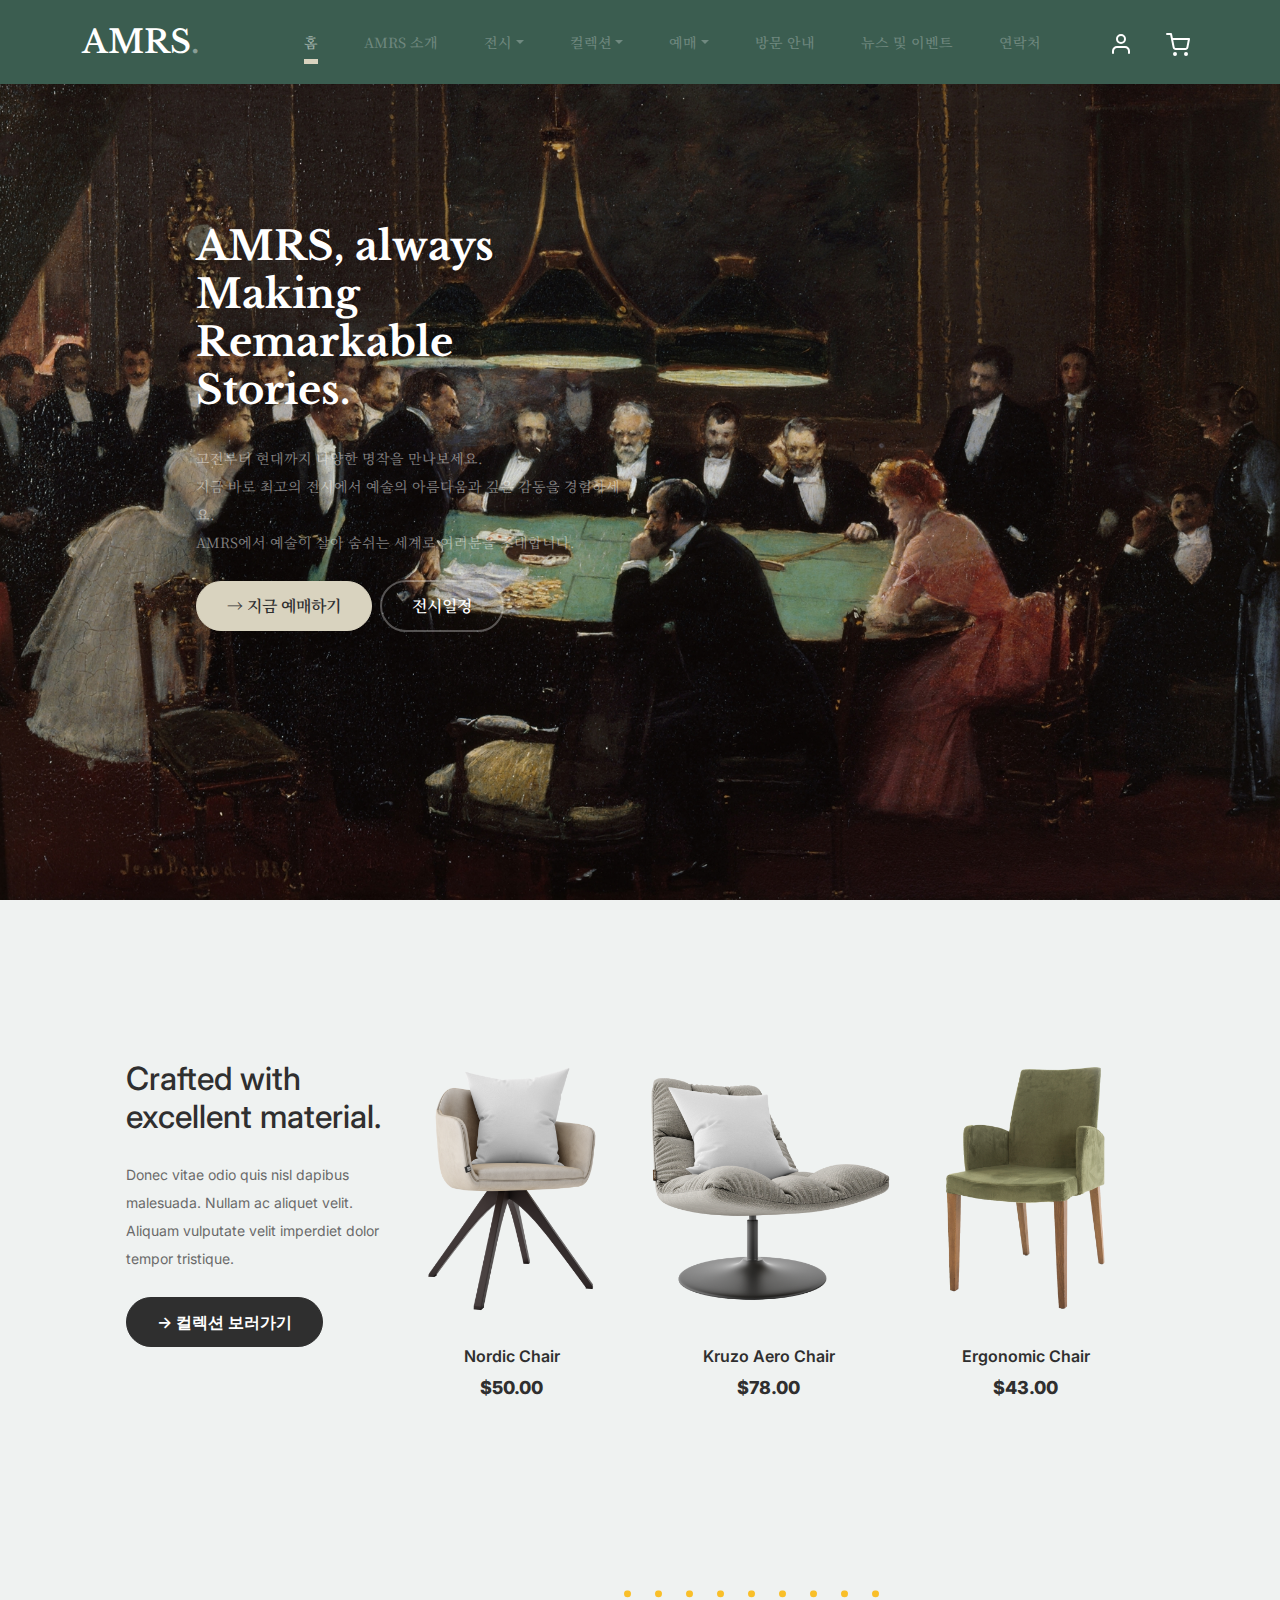
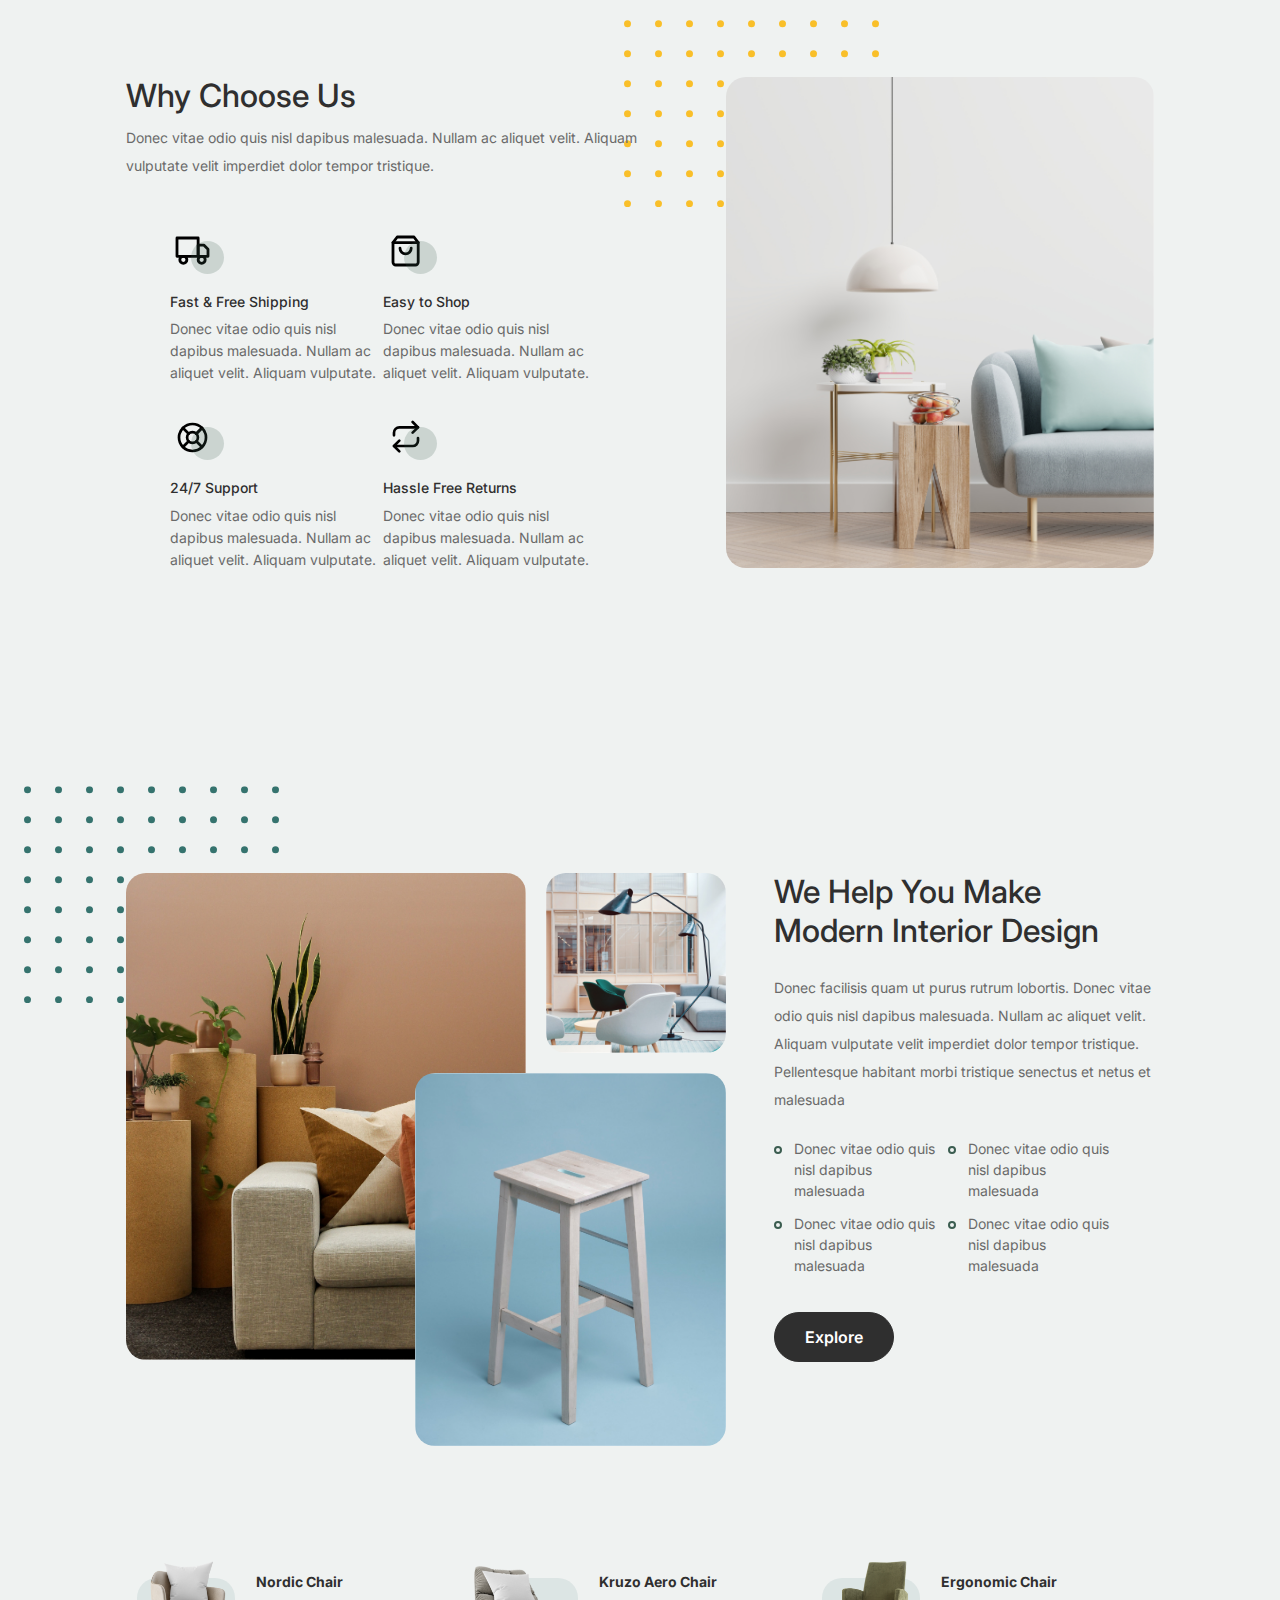
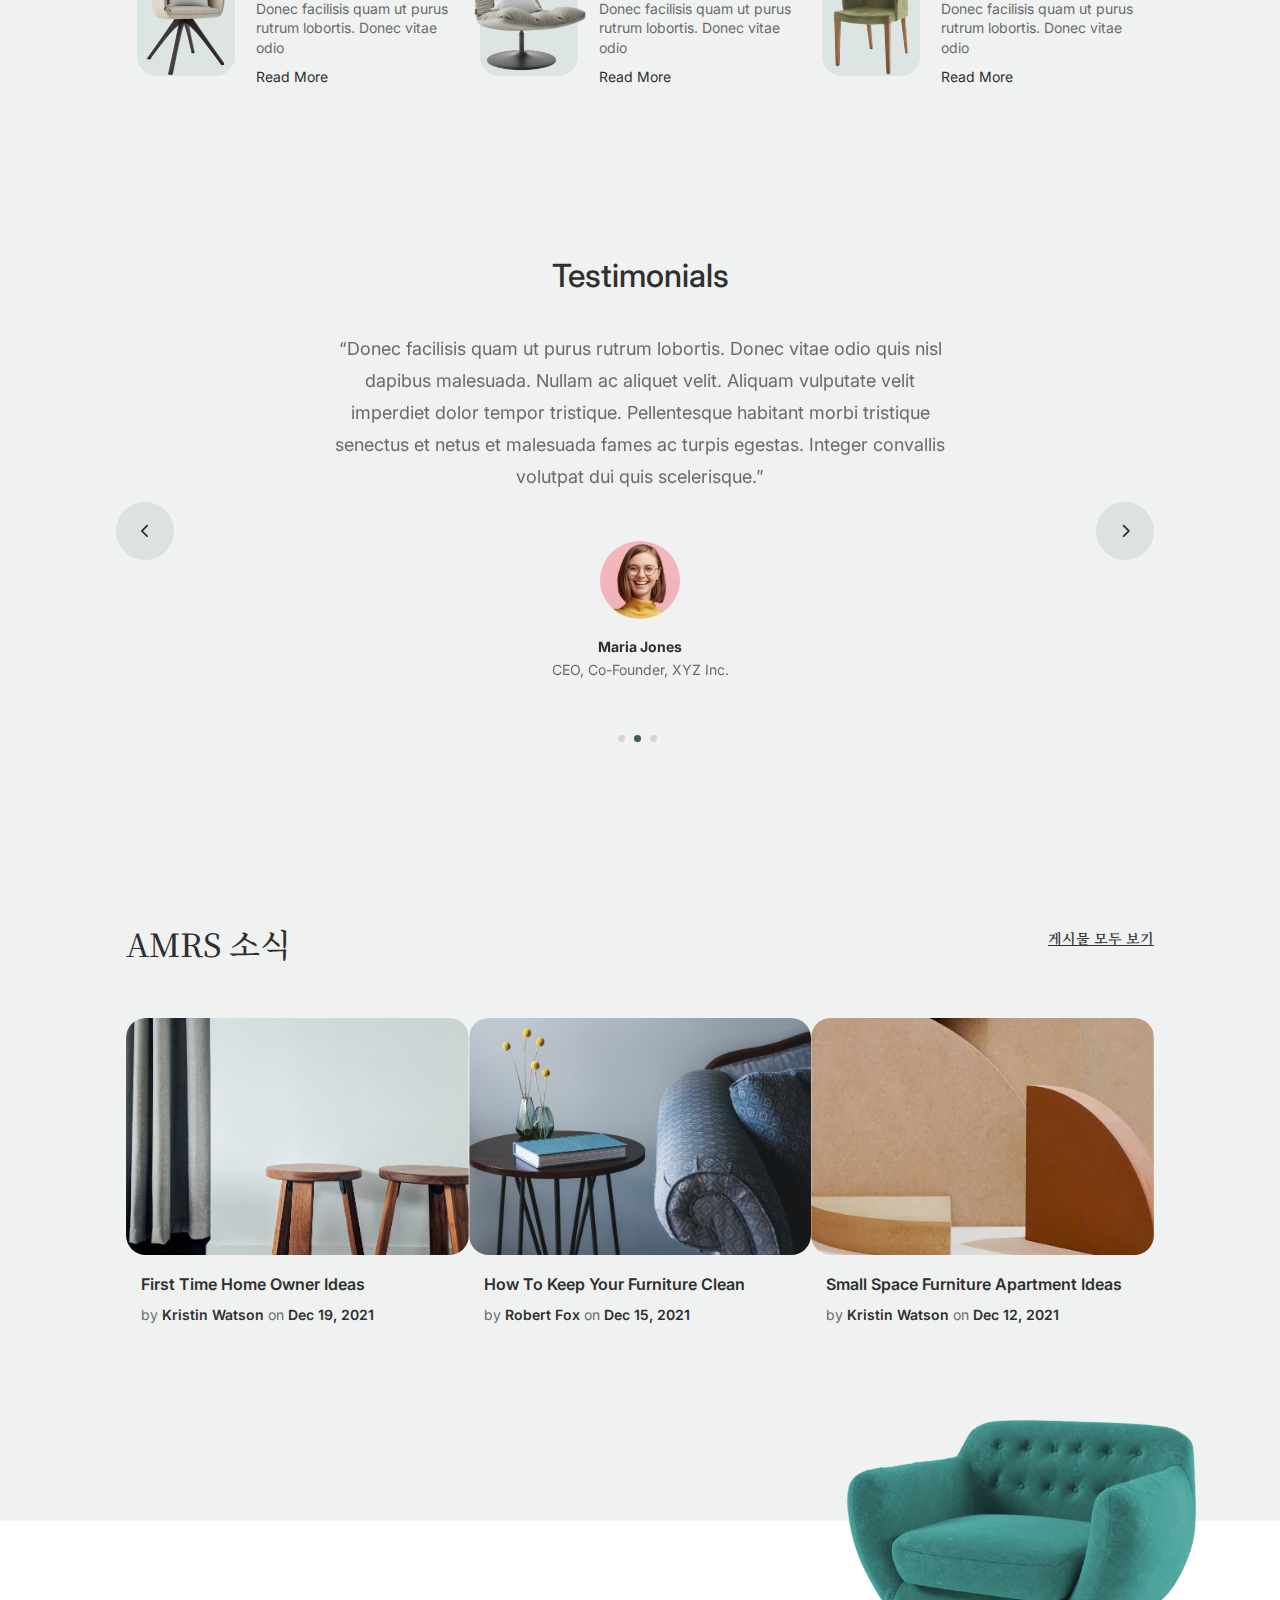
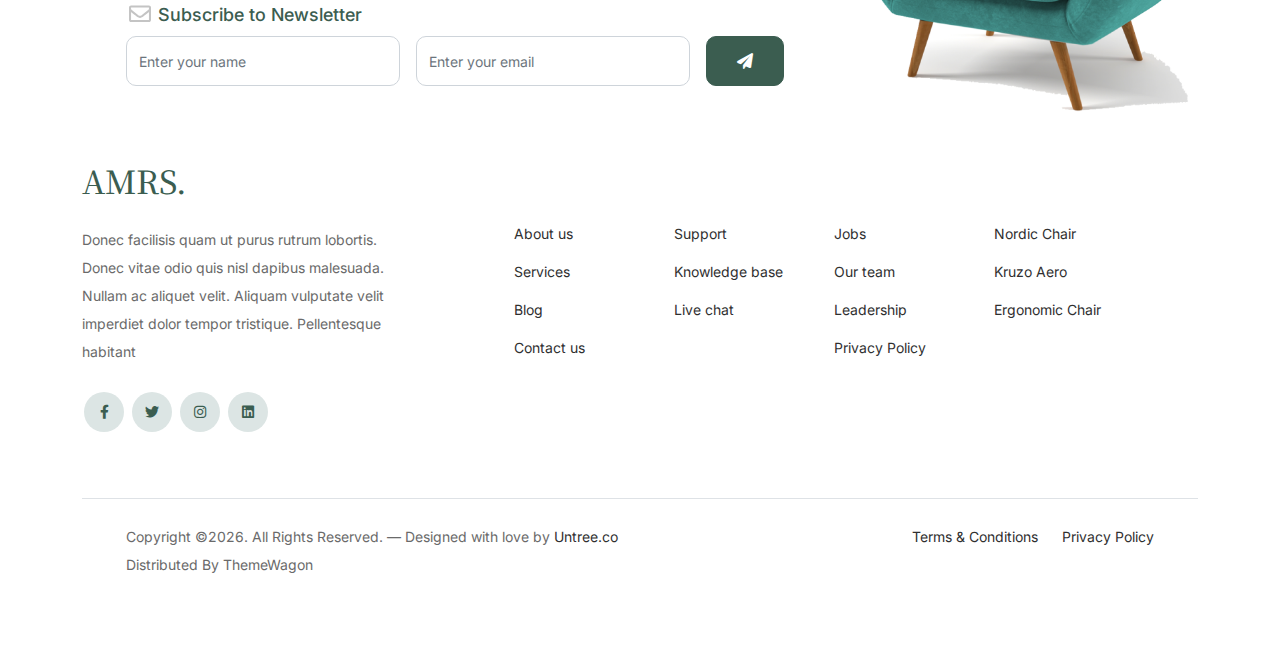
<file: 17_spring_mvc_practice2/src/main/resources/static/bootstrap/index.html>
<!-- /*
* Bootstrap 5
* Template Name: Furni
* Template Author: Untree.co
* Template URI: https://untree.co/
* License: https://creativecommons.org/licenses/by/3.0/
*/ -->
<!doctype html>
<html lang="en">
<head>
 <meta charset="utf-8">
 <meta name="viewport" content="width=device-width, initial-scale=1, shrink-to-fit=no">
 <meta name="author" content="Untree.co">
 <link rel="shortcut icon" href="favicon.png">

 <meta name="description" content="" />
 <meta name="keywords" content="bootstrap, bootstrap4" />

<!-- Bootstrap CSS -->
<link href="css/bootstrap.min.css" rel="stylesheet">
<link href="https://cdnjs.cloudflare.com/ajax/libs/font-awesome/6.0.0-beta3/css/all.min.css" rel="stylesheet">

<link href="css/tiny-slider.css" rel="stylesheet">
<link href="css/style.css" rel="stylesheet">

<!-- Fonts -->
<link rel="preconnect" href="https://fonts.googleapis.com">
<link rel="preconnect" href="https://fonts.gstatic.com" crossorigin>
<link href="https://fonts.googleapis.com/css2?family=Libre+Baskerville:ital,wght@0,400;0,700;1,400&family=Merriweather:ital,wght@0,300;0,400;0,700;0,900;1,300;1,400;1,700;1,900&family=Noto+Serif:ital,wght@0,100..900;1,100..900&display=swap" rel="stylesheet">
<link href="https://fonts.googleapis.com/css2?family=Noto+Serif+KR:wght@200..900&display=swap" rel="stylesheet">
<title>Art Museum Reservation System</title>
<style>

.libre-baskerville-bold {
	font-family: "Libre Baskerville", serif;
	font-weight: 700;
	font-style: normal;
}

.noto-serif-kr {
  	font-family: "Noto Serif KR", serif;
  	font-optical-sizing: auto;
	font-weight: weight;
	font-style: normal;
}

.hero {
	background: url("images/main4.jpg") no-repeat fixed center center;
	background-size: cover;
	height: 54rem;
}


.col-lg-5 {
	animation: fadein 2s;    
	-moz-animation: fadein 2s;    
	-webkit-animation: fadein 2s;    
	-o-animation: fadein 2s;
}
@keyframes fadein {
    from {        
    	opacity:0.1;    
    }    
    to {        
    	opacity:1;    
    }
}
@-moz-keyframes fadein {
    from {        
		opacity:0.1;    
    }    
    to {        
		opacity:1;    
    }
}
@-webkit-keyframes fadein {    
	from {        
		opacity:0.1;    
	}    
	to {        
		opacity:1;    
	}
}
@-o-keyframes fadein {    
	from {        
		opacity:0.1;    
	}   
	 to {        
		 opacity: 1;   
	}
}

#dropmenu {
	color: black;
}

</style>
</head>

	<body>

		<!-- Start Header/Navigation -->
		<nav class="custom-navbar navbar navbar navbar-expand-md navbar-dark bg-dark" arial-label="Furni navigation bar">

			<div class="container">
				<a class="navbar-brand libre-baskerville-bold" href="index.html">AMRS<span>.</span></a>

				<button class="navbar-toggler" type="button" data-bs-toggle="collapse" data-bs-target="#navbarsFurni" aria-controls="navbarsFurni" aria-expanded="false" aria-label="Toggle navigation">
					<span class="navbar-toggler-icon"></span>
				</button>

				<div class="collapse navbar-collapse noto-serif-kr" id="navbarsFurni">
					<ul class="custom-navbar-nav navbar-nav ms-auto mb-2 mb-md-0">
						<li class="nav-item active">
							<a class="nav-link" href="index.html">홈</a>
						</li>
						<li><a class="nav-link" href="about.html">AMRS 소개</a></li>
						<li class="nav-item dropdown">
							<a class="nav-link dropdown-toggle" data-bs-toggle="dropdown" href="shop.html" role="button"
							aria-haspopup="true" aria-expanded="false" ar>전시</a>
							<div class="dropdown-menu">
								<a class="dropdown-item" id="dropmenu" href="shop.html">현재 전시</a>
								<a class="dropdown-item" href="shop.html">예정 전시</a>
								<a class="dropdown-item" href="shop.html">과거 전시</a>
							</div>
						</li>
						<li class="nav-item dropdown">
							<a class="nav-link dropdown-toggle" data-bs-toggle="dropdown" href="shop.html" role="button"
							aria-haspopup="true" aria-expanded="false">컬렉션</a>
							<div class="dropdown-menu">
								<a class="dropdown-item" href="shop.html">대표 전시</a>
								<a class="dropdown-item" href="shop.html">모든 전시</a>
							</div>
						</li>
						<li class="nav-item dropdown">
							<a class="nav-link dropdown-toggle" data-bs-toggle="dropdown" href="shop.html" role="button"
							aria-haspopup="true" aria-expanded="false">예매</a>
							<div class="dropdown-menu">
								<a class="dropdown-item" href="shop.html">티켓 구매</a>
								<a class="dropdown-item" href="shop.html">가격 안내</a>
							</div>
						</li>
						<li><a class="nav-link" href="#">방문 안내</a></li>
						<li><a class="nav-link" href="blog.html">뉴스 및 이벤트</a></li>
						<li><a class="nav-link" href="contact.html">연락처</a></li>
					</ul>

					<ul class="custom-navbar-cta navbar-nav mb-2 mb-md-0 ms-5">
						<li><a class="nav-link" href="login.html"><img src="images/user.svg"></a></li>
						<li><a class="nav-link" href="cart.html"><img src="images/cart.svg"></a></li>
					</ul>
				</div>
			</div>
		</nav>
		<!-- End Header/Navigation -->

		<!-- Start Hero Section -->
			<div class="hero">
				<div class="container">
					<div class="row justify-content-between" style="transform: translate(70px, 40px);">
						<div class="col-lg-5">
							<div class="intro-excerpt">
								<h1 class="libre-baskerville-bold"><Strong>A</Strong>MRS, always<br/><span clsas="d-block"><Strong>M</Strong>aking<br/><Strong>R</Strong>emarkable<br/><Strong>S</Strong>tories.</span></h1>
								<p class="mb-4 noto-serif-kr">고전부터 현대까지 다양한 명작을 만나보세요.<br/>지금 바로 최고의 전시에서 예술의 아름다움과 깊은 감동을 경험하세요.<br/>AMRS에서 예술이 살아 숨쉬는 세계로 여러분을 초대합니다.</p>
								<p><a href="" class="btn btn-secondary me-2 noto-serif-kr">→ 지금 예매하기</a><a href="#" class="btn btn-white-outline noto-serif-kr">전시일정</a></p>
							</div>
						</div>
						<div class="col-lg-7"></div>
					</div>
				</div>
			</div>
		<!-- End Hero Section -->

		<!-- Start Product Section -->
		<div class="product-section">
			<div class="container">
				<div class="row">

					<!-- Start Column 1 -->
					<div class="col-md-12 col-lg-3 mb-5 mb-lg-0">
						<h2 class="mb-4 section-title">Crafted with excellent material.</h2>
						<p class="mb-4">Donec vitae odio quis nisl dapibus malesuada. Nullam ac aliquet velit. Aliquam vulputate velit imperdiet dolor tempor tristique. </p>
						<p><a href="shop.html" class="btn">→ 컬렉션 보러가기</a></p>
					</div> 
					<!-- End Column 1 -->

					<!-- Start Column 2 -->
					<div class="col-12 col-md-4 col-lg-3 mb-5 mb-md-0">
						<a class="product-item" href="cart.html">
							<img src="images/product-1.png" class="img-fluid product-thumbnail">
							<h3 class="product-title">Nordic Chair</h3>
							<strong class="product-price">$50.00</strong>

							<span class="icon-cross">
								<img src="images/cross.svg" class="img-fluid">
							</span>
						</a>
					</div> 
					<!-- End Column 2 -->

					<!-- Start Column 3 -->
					<div class="col-12 col-md-4 col-lg-3 mb-5 mb-md-0">
						<a class="product-item" href="cart.html">
							<img src="images/product-2.png" class="img-fluid product-thumbnail">
							<h3 class="product-title">Kruzo Aero Chair</h3>
							<strong class="product-price">$78.00</strong>

							<span class="icon-cross">
								<img src="images/cross.svg" class="img-fluid">
							</span>
						</a>
					</div>
					<!-- End Column 3 -->

					<!-- Start Column 4 -->
					<div class="col-12 col-md-4 col-lg-3 mb-5 mb-md-0">
						<a class="product-item" href="cart.html">
							<img src="images/product-3.png" class="img-fluid product-thumbnail">
							<h3 class="product-title">Ergonomic Chair</h3>
							<strong class="product-price">$43.00</strong>

							<span class="icon-cross">
								<img src="images/cross.svg" class="img-fluid">
							</span>
						</a>
					</div>
					<!-- End Column 4 -->

				</div>
			</div>
		</div>
		<!-- End Product Section -->

		<!-- Start Why Choose Us Section -->
		<div class="why-choose-section">
			<div class="container">
				<div class="row justify-content-between">
					<div class="col-lg-6">
						<h2 class="section-title">Why Choose Us</h2>
						<p>Donec vitae odio quis nisl dapibus malesuada. Nullam ac aliquet velit. Aliquam vulputate velit imperdiet dolor tempor tristique.</p>

						<div class="row my-5">
							<div class="col-6 col-md-6">
								<div class="feature">
									<div class="icon">
										<img src="images/truck.svg" alt="Image" class="imf-fluid">
									</div>
									<h3>Fast &amp; Free Shipping</h3>
									<p>Donec vitae odio quis nisl dapibus malesuada. Nullam ac aliquet velit. Aliquam vulputate.</p>
								</div>
							</div>

							<div class="col-6 col-md-6">
								<div class="feature">
									<div class="icon">
										<img src="images/bag.svg" alt="Image" class="imf-fluid">
									</div>
									<h3>Easy to Shop</h3>
									<p>Donec vitae odio quis nisl dapibus malesuada. Nullam ac aliquet velit. Aliquam vulputate.</p>
								</div>
							</div>

							<div class="col-6 col-md-6">
								<div class="feature">
									<div class="icon">
										<img src="images/support.svg" alt="Image" class="imf-fluid">
									</div>
									<h3>24/7 Support</h3>
									<p>Donec vitae odio quis nisl dapibus malesuada. Nullam ac aliquet velit. Aliquam vulputate.</p>
								</div>
							</div>

							<div class="col-6 col-md-6">
								<div class="feature">
									<div class="icon">
										<img src="images/return.svg" alt="Image" class="imf-fluid">
									</div>
									<h3>Hassle Free Returns</h3>
									<p>Donec vitae odio quis nisl dapibus malesuada. Nullam ac aliquet velit. Aliquam vulputate.</p>
								</div>
							</div>

						</div>
					</div>

					<div class="col-lg-5">
						<div class="img-wrap">
							<img src="images/why-choose-us-img.jpg" alt="Image" class="img-fluid">
						</div>
					</div>

				</div>
			</div>
		</div>
		<!-- End Why Choose Us Section -->

		<!-- Start We Help Section -->
		<div class="we-help-section">
			<div class="container">
				<div class="row justify-content-between">
					<div class="col-lg-7 mb-5 mb-lg-0">
						<div class="imgs-grid">
							<div class="grid grid-1"><img src="images/img-grid-1.jpg" alt="Untree.co"></div>
							<div class="grid grid-2"><img src="images/img-grid-2.jpg" alt="Untree.co"></div>
							<div class="grid grid-3"><img src="images/img-grid-3.jpg" alt="Untree.co"></div>
						</div>
					</div>
					<div class="col-lg-5 ps-lg-5">
						<h2 class="section-title mb-4">We Help You Make Modern Interior Design</h2>
						<p>Donec facilisis quam ut purus rutrum lobortis. Donec vitae odio quis nisl dapibus malesuada. Nullam ac aliquet velit. Aliquam vulputate velit imperdiet dolor tempor tristique. Pellentesque habitant morbi tristique senectus et netus et malesuada</p>

						<ul class="list-unstyled custom-list my-4">
							<li>Donec vitae odio quis nisl dapibus malesuada</li>
							<li>Donec vitae odio quis nisl dapibus malesuada</li>
							<li>Donec vitae odio quis nisl dapibus malesuada</li>
							<li>Donec vitae odio quis nisl dapibus malesuada</li>
						</ul>
						<p><a herf="#" class="btn">Explore</a></p>
					</div>
				</div>
			</div>
		</div>
		<!-- End We Help Section -->

		<!-- Start Popular Product -->
		<div class="popular-product">
			<div class="container">
				<div class="row">

					<div class="col-12 col-md-6 col-lg-4 mb-4 mb-lg-0">
						<div class="product-item-sm d-flex">
							<div class="thumbnail">
								<img src="images/product-1.png" alt="Image" class="img-fluid">
							</div>
							<div class="pt-3">
								<h3>Nordic Chair</h3>
								<p>Donec facilisis quam ut purus rutrum lobortis. Donec vitae odio </p>
								<p><a href="#">Read More</a></p>
							</div>
						</div>
					</div>

					<div class="col-12 col-md-6 col-lg-4 mb-4 mb-lg-0">
						<div class="product-item-sm d-flex">
							<div class="thumbnail">
								<img src="images/product-2.png" alt="Image" class="img-fluid">
							</div>
							<div class="pt-3">
								<h3>Kruzo Aero Chair</h3>
								<p>Donec facilisis quam ut purus rutrum lobortis. Donec vitae odio </p>
								<p><a href="#">Read More</a></p>
							</div>
						</div>
					</div>

					<div class="col-12 col-md-6 col-lg-4 mb-4 mb-lg-0">
						<div class="product-item-sm d-flex">
							<div class="thumbnail">
								<img src="images/product-3.png" alt="Image" class="img-fluid">
							</div>
							<div class="pt-3">
								<h3>Ergonomic Chair</h3>
								<p>Donec facilisis quam ut purus rutrum lobortis. Donec vitae odio </p>
								<p><a href="#">Read More</a></p>
							</div>
						</div>
					</div>

				</div>
			</div>
		</div>
		<!-- End Popular Product -->

		<!-- Start Testimonial Slider -->
		<div class="testimonial-section">
			<div class="container">
				<div class="row">
					<div class="col-lg-7 mx-auto text-center">
						<h2 class="section-title">Testimonials</h2>
					</div>
				</div>

				<div class="row justify-content-center">
					<div class="col-lg-12">
						<div class="testimonial-slider-wrap text-center">

							<div id="testimonial-nav">
								<span class="prev" data-controls="prev"><span class="fa fa-chevron-left"></span></span>
								<span class="next" data-controls="next"><span class="fa fa-chevron-right"></span></span>
							</div>

							<div class="testimonial-slider">
								
								<div class="item">
									<div class="row justify-content-center">
										<div class="col-lg-8 mx-auto">

											<div class="testimonial-block text-center">
												<blockquote class="mb-5">
													<p>&ldquo;Donec facilisis quam ut purus rutrum lobortis. Donec vitae odio quis nisl dapibus malesuada. Nullam ac aliquet velit. Aliquam vulputate velit imperdiet dolor tempor tristique. Pellentesque habitant morbi tristique senectus et netus et malesuada fames ac turpis egestas. Integer convallis volutpat dui quis scelerisque.&rdquo;</p>
												</blockquote>

												<div class="author-info">
													<div class="author-pic">
														<img src="images/person-1.png" alt="Maria Jones" class="img-fluid">
													</div>
													<h3 class="font-weight-bold">Maria Jones</h3>
													<span class="position d-block mb-3">CEO, Co-Founder, XYZ Inc.</span>
												</div>
											</div>

										</div>
									</div>
								</div> 
								<!-- END item -->

								<div class="item">
									<div class="row justify-content-center">
										<div class="col-lg-8 mx-auto">

											<div class="testimonial-block text-center">
												<blockquote class="mb-5">
													<p>&ldquo;Donec facilisis quam ut purus rutrum lobortis. Donec vitae odio quis nisl dapibus malesuada. Nullam ac aliquet velit. Aliquam vulputate velit imperdiet dolor tempor tristique. Pellentesque habitant morbi tristique senectus et netus et malesuada fames ac turpis egestas. Integer convallis volutpat dui quis scelerisque.&rdquo;</p>
												</blockquote>

												<div class="author-info">
													<div class="author-pic">
														<img src="images/person-1.png" alt="Maria Jones" class="img-fluid">
													</div>
													<h3 class="font-weight-bold">Maria Jones</h3>
													<span class="position d-block mb-3">CEO, Co-Founder, XYZ Inc.</span>
												</div>
											</div>

										</div>
									</div>
								</div> 
								<!-- END item -->

								<div class="item">
									<div class="row justify-content-center">
										<div class="col-lg-8 mx-auto">

											<div class="testimonial-block text-center">
												<blockquote class="mb-5">
													<p>&ldquo;Donec facilisis quam ut purus rutrum lobortis. Donec vitae odio quis nisl dapibus malesuada. Nullam ac aliquet velit. Aliquam vulputate velit imperdiet dolor tempor tristique. Pellentesque habitant morbi tristique senectus et netus et malesuada fames ac turpis egestas. Integer convallis volutpat dui quis scelerisque.&rdquo;</p>
												</blockquote>

												<div class="author-info">
													<div class="author-pic">
														<img src="images/person-1.png" alt="Maria Jones" class="img-fluid">
													</div>
													<h3 class="font-weight-bold">Maria Jones</h3>
													<span class="position d-block mb-3">CEO, Co-Founder, XYZ Inc.</span>
												</div>
											</div>

										</div>
									</div>
								</div> 
								<!-- END item -->

							</div>

						</div>
					</div>
				</div>
			</div>
		</div>
		<!-- End Testimonial Slider -->

		<!-- Start Blog Section -->
		<div class="blog-section">
			<div class="container">
				<div class="row mb-5">
					<div class="col-md-6">
						<h2 class="section-title noto-serif-kr">AMRS 소식</h2>
					</div>
					<div class="col-md-6 text-start text-md-end">
						<a href="#" class="more noto-serif-kr">게시물 모두 보기</a>
					</div>
				</div>

				<div class="row">

					<div class="col-12 col-sm-6 col-md-4 mb-4 mb-md-0">
						<div class="post-entry">
							<a href="#" class="post-thumbnail"><img src="images/post-1.jpg" alt="Image" class="img-fluid"></a>
							<div class="post-content-entry">
								<h3><a href="#">First Time Home Owner Ideas</a></h3>
								<div class="meta">
									<span>by <a href="#">Kristin Watson</a></span> <span>on <a href="#">Dec 19, 2021</a></span>
								</div>
							</div>
						</div>
					</div>

					<div class="col-12 col-sm-6 col-md-4 mb-4 mb-md-0">
						<div class="post-entry">
							<a href="#" class="post-thumbnail"><img src="images/post-2.jpg" alt="Image" class="img-fluid"></a>
							<div class="post-content-entry">
								<h3><a href="#">How To Keep Your Furniture Clean</a></h3>
								<div class="meta">
									<span>by <a href="#">Robert Fox</a></span> <span>on <a href="#">Dec 15, 2021</a></span>
								</div>
							</div>
						</div>
					</div>

					<div class="col-12 col-sm-6 col-md-4 mb-4 mb-md-0">
						<div class="post-entry">
							<a href="#" class="post-thumbnail"><img src="images/post-3.jpg" alt="Image" class="img-fluid"></a>
							<div class="post-content-entry">
								<h3><a href="#">Small Space Furniture Apartment Ideas</a></h3>
								<div class="meta">
									<span>by <a href="#">Kristin Watson</a></span> <span>on <a href="#">Dec 12, 2021</a></span>
								</div>
							</div>
						</div>
					</div>

				</div>
			</div>
		</div>
		<!-- End Blog Section -->	

		<!-- Start Footer Section -->
		<footer class="footer-section">
			<div class="container relative">

				<div class="sofa-img">
					<img src="images/sofa.png" alt="Image" class="img-fluid">
				</div>

				<div class="row">
					<div class="col-lg-8">
						<div class="subscription-form">
							<h3 class="d-flex align-items-center"><span class="me-1"><img src="images/envelope-outline.svg" alt="Image" class="img-fluid"></span><span>Subscribe to Newsletter</span></h3>

							<form action="#" class="row g-3">
								<div class="col-auto">
									<input type="text" class="form-control" placeholder="Enter your name">
								</div>
								<div class="col-auto">
									<input type="email" class="form-control" placeholder="Enter your email">
								</div>
								<div class="col-auto">
									<button class="btn btn-primary">
										<span class="fa fa-paper-plane"></span>
									</button>
								</div>
							</form>

						</div>
					</div>
				</div>

				<div class="row g-5 mb-5">
					<div class="col-lg-4">
						<div class="mb-4 footer-logo-wrap noto-serif-kr"><a href="#" class="footer-logo">AMRS<span>.</span></a></div>
						<p class="mb-4">Donec facilisis quam ut purus rutrum lobortis. Donec vitae odio quis nisl dapibus malesuada. Nullam ac aliquet velit. Aliquam vulputate velit imperdiet dolor tempor tristique. Pellentesque habitant</p>

						<ul class="list-unstyled custom-social">
							<li><a href="#"><span class="fa fa-brands fa-facebook-f"></span></a></li>
							<li><a href="#"><span class="fa fa-brands fa-twitter"></span></a></li>
							<li><a href="#"><span class="fa fa-brands fa-instagram"></span></a></li>
							<li><a href="#"><span class="fa fa-brands fa-linkedin"></span></a></li>
						</ul>
					</div>

					<div class="col-lg-8">
						<div class="row links-wrap">
							<div class="col-6 col-sm-6 col-md-3">
								<ul class="list-unstyled">
									<li><a href="#">About us</a></li>
									<li><a href="#">Services</a></li>
									<li><a href="#">Blog</a></li>
									<li><a href="#">Contact us</a></li>
								</ul>
							</div>

							<div class="col-6 col-sm-6 col-md-3">
								<ul class="list-unstyled">
									<li><a href="#">Support</a></li>
									<li><a href="#">Knowledge base</a></li>
									<li><a href="#">Live chat</a></li>
								</ul>
							</div>

							<div class="col-6 col-sm-6 col-md-3">
								<ul class="list-unstyled">
									<li><a href="#">Jobs</a></li>
									<li><a href="#">Our team</a></li>
									<li><a href="#">Leadership</a></li>
									<li><a href="#">Privacy Policy</a></li>
								</ul>
							</div>

							<div class="col-6 col-sm-6 col-md-3">
								<ul class="list-unstyled">
									<li><a href="#">Nordic Chair</a></li>
									<li><a href="#">Kruzo Aero</a></li>
									<li><a href="#">Ergonomic Chair</a></li>
								</ul>
							</div>
						</div>
					</div>

				</div>

				<div class="border-top copyright">
					<div class="row pt-4">
						<div class="col-lg-6">
							<p class="mb-2 text-center text-lg-start">Copyright &copy;<script>document.write(new Date().getFullYear());</script>. All Rights Reserved. &mdash; Designed with love by <a href="https://untree.co">Untree.co</a> Distributed By <a hreff="https://themewagon.com">ThemeWagon</a>  <!-- License information: https://untree.co/license/ -->
            </p>
						</div>

						<div class="col-lg-6 text-center text-lg-end">
							<ul class="list-unstyled d-inline-flex ms-auto">
								<li class="me-4"><a href="#">Terms &amp; Conditions</a></li>
								<li><a href="#">Privacy Policy</a></li>
							</ul>
						</div>

					</div>
				</div>

			</div>
		</footer>
		<!-- End Footer Section -->	


		<script src="js/bootstrap.bundle.min.js"></script>
		<script src="js/tiny-slider.js"></script>
		<script src="js/custom.js"></script>
	</body>

</html>
</file>
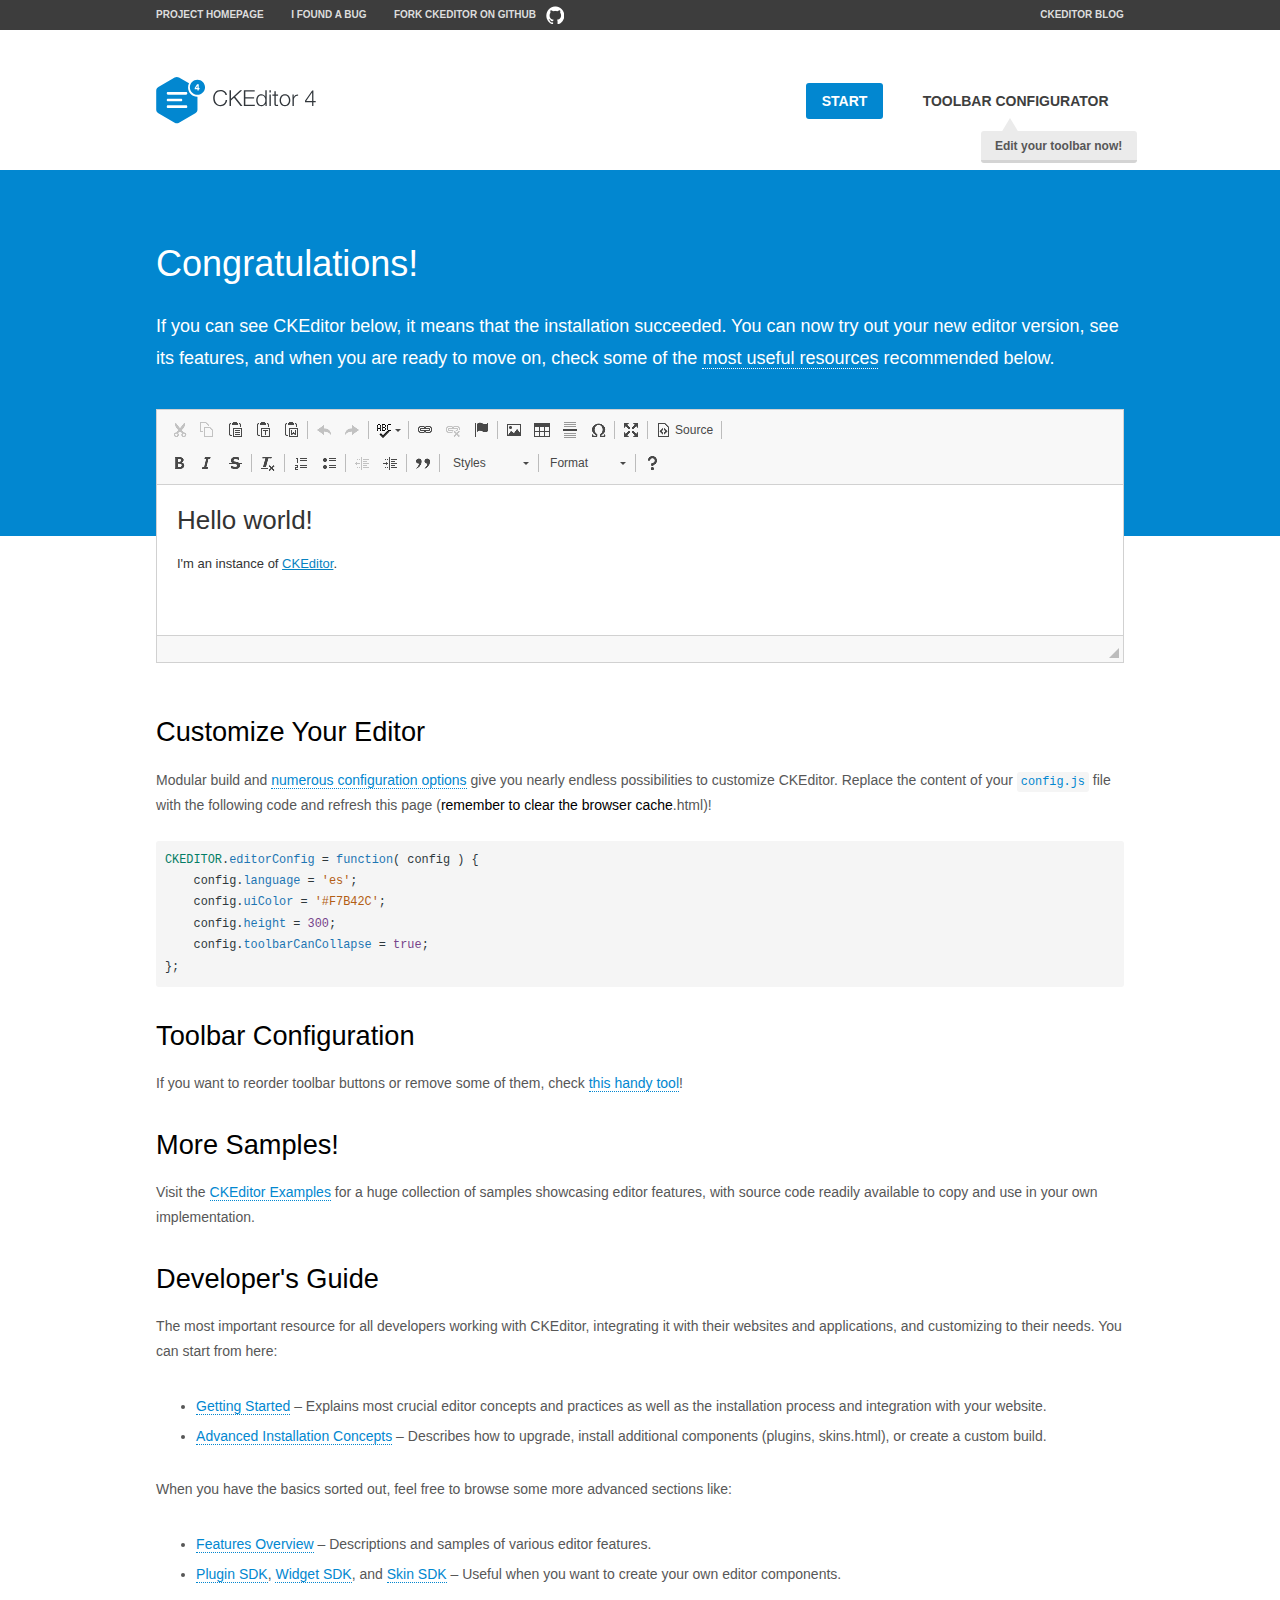
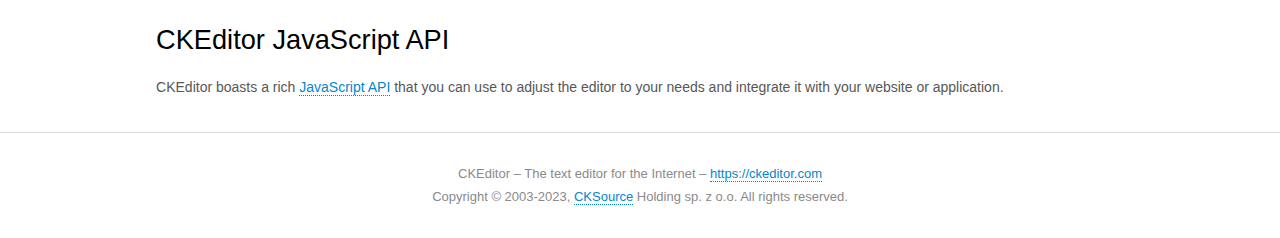
<file: 17_spring_mvc_practice2/src/main/resources/static/ckeditor/samples/index.html>
<!DOCTYPE html>
<!--
Copyright (c) 2003-2023, CKSource Holding sp. z o.o. All rights reserved.
For licensing, see LICENSE.md or https://ckeditor.com/legal/ckeditor-oss-license
-->
<html lang="en">
<head>
	<meta charset="utf-8">
	<title>CKEditor Sample</title>
	<script src="../ckeditor.js"></script>
	<script src="js/sample.js"></script>
	<link rel="stylesheet" href="css/samples.css">
	<link rel="stylesheet" href="toolbarconfigurator/lib/codemirror/neo.css">
	<meta name="viewport" content="width=device-width,initial-scale=1">
	<meta name="description" content="Try the latest sample of CKEditor 4 and learn more about customizing your WYSIWYG editor with endless possibilities.">
</head>
<body id="main">

<nav class="navigation-a">
	<div class="grid-container">
		<ul class="navigation-a-left grid-width-70">
			<li><a href="https://ckeditor.com/ckeditor-4/">Project Homepage</a></li>
			<li><a href="https://github.com/ckeditor/ckeditor4/issues">I found a bug</a></li>
			<li><a href="https://github.com/ckeditor/ckeditor4" class="icon-pos-right icon-navigation-a-github">Fork CKEditor on GitHub</a></li>
		</ul>
		<ul class="navigation-a-right grid-width-30">
			<li><a href="https://ckeditor.com/blog/">CKEditor Blog</a></li>
		</ul>
	</div>
</nav>

<header class="header-a">
	<div class="grid-container">
		<h1 class="header-a-logo grid-width-30">
			<a href="index.html"><img src="img/logo.svg" onerror="this.src='img/logo.png'; this.onerror=null;" alt="CKEditor Sample"></a>
		</h1>

		<nav class="navigation-b grid-width-70">
			<ul>
				<li><a href="index.html" class="button-a button-a-background">Start</a></li>
				<li><a href="toolbarconfigurator/index.html" class="button-a">Toolbar configurator <span class="balloon-a balloon-a-nw">Edit your toolbar now!</span></a></li>
			</ul>
		</nav>
	</div>
</header>

<main>
	<div class="adjoined-top">
		<div class="grid-container">
			<div class="content grid-width-100">
				<h1>Congratulations!</h1>
				<p>
					If you can see CKEditor below, it means that the installation succeeded.
					You can now try out your new editor version, see its features, and when you are ready to move on, check some of the <a href="#sample-customize">most useful resources</a> recommended below.
				</p>
			</div>
		</div>
	</div>
	<div class="adjoined-bottom">
		<div class="grid-container">
			<div class="grid-width-100">
				<div id="editor">
					<h1>Hello world!</h1>
					<p>I'm an instance of <a href="https://ckeditor.com">CKEditor</a>.</p>
				</div>
			</div>
		</div>
	</div>

	<div class="grid-container">
		<div class="content grid-width-100">
			<section id="sample-customize">
				<h2>Customize Your Editor</h2>
				<p>Modular build and <a href="https://ckeditor.com/docs/ckeditor4/latest/guide/dev_configuration.html">numerous configuration options</a> give you nearly endless possibilities to customize CKEditor. Replace the content of your <code><a href="../config.js">config.js</a></code> file with the following code and refresh this page (<strong>remember to clear the browser cache</strong>.html)!</p>
		<pre class="cm-s-neo CodeMirror"><code><span style="padding-right: 0.1px;"><span class="cm-variable">CKEDITOR</span>.<span class="cm-property">editorConfig</span> <span class="cm-operator">=</span> <span class="cm-keyword">function</span>( <span class="cm-def">config</span> ) {</span>
<span style="padding-right: 0.1px;"><span class="cm-tab">	</span><span class="cm-variable-2">config</span>.<span class="cm-property">language</span> <span class="cm-operator">=</span> <span class="cm-string">'es'</span>;</span>
<span style="padding-right: 0.1px;"><span class="cm-tab">	</span><span class="cm-variable-2">config</span>.<span class="cm-property">uiColor</span> <span class="cm-operator">=</span> <span class="cm-string">'#F7B42C'</span>;</span>
<span style="padding-right: 0.1px;"><span class="cm-tab">	</span><span class="cm-variable-2">config</span>.<span class="cm-property">height</span> <span class="cm-operator">=</span> <span class="cm-number">300</span>;</span>
<span style="padding-right: 0.1px;"><span class="cm-tab">	</span><span class="cm-variable-2">config</span>.<span class="cm-property">toolbarCanCollapse</span> <span class="cm-operator">=</span> <span class="cm-atom">true</span>;</span>
<span style="padding-right: 0.1px;">};</span></code></pre>
			</section>

			<section>
				<h2>Toolbar Configuration</h2>
				<p>If you want to reorder toolbar buttons or remove some of them, check <a href="toolbarconfigurator/index.html">this handy tool</a>!</p>
			</section>

			<section>
				<h2>More Samples!</h2>
				<p>Visit the <a href="https://ckeditor.com/docs/ckeditor4/latest/examples/index.html">CKEditor Examples</a> for a huge collection of samples showcasing editor features, with source code readily available to copy and use in your own implementation.</p>
			</section>

			<section>
				<h2>Developer's Guide</h2>
				<p>The most important resource for all developers working with CKEditor, integrating it with their websites and applications, and customizing to their needs. You can start from here:</p>
				<ul>
					<li><a href="https://ckeditor.com/docs/ckeditor4/latest/guide/dev_installation.html">Getting Started</a> &ndash; Explains most crucial editor concepts and practices as well as the installation process and integration with your website.</li>
					<li><a href="https://ckeditor.com/docs/ckeditor4/latest/guide/dev_advanced_installation.html">Advanced Installation Concepts</a> &ndash; Describes how to upgrade, install additional components (plugins, skins.html), or create a custom build.</li>
				</ul>
					<p>When you have the basics sorted out, feel free to browse some more advanced sections like:</p>
				<ul>
					<li><a href="https://ckeditor.com/docs/ckeditor4/latest/features/index.html">Features Overview</a> &ndash; Descriptions and samples of various editor features.</li>
					<li><a href="https://ckeditor.com/docs/ckeditor4/latest/guide/plugin_sdk_intro.html">Plugin SDK</a>, <a href="https://ckeditor.com/docs/ckeditor4/latest/guide/widget_sdk_intro.html">Widget SDK</a>, and <a href="https://ckeditor.com/docs/ckeditor4/latest/guide/skin_sdk_intro.html">Skin SDK</a> &ndash; Useful when you want to create your own editor components.</li>
				</ul>
			</section>

			<section>
				<h2>CKEditor JavaScript API</h2>
				<p>CKEditor boasts a rich <a href="https://ckeditor.com/docs/ckeditor4/latest/api/index.html">JavaScript API</a> that you can use to adjust the editor to your needs and integrate it with your website or application.</p>
			</section>
		</div>
	</div>
</main>

<footer class="footer-a grid-container">
	<div class="grid-container">
		<p class="grid-width-100">
			CKEditor &ndash; The text editor for the Internet &ndash; <a class="samples" href="https://ckeditor.com/">https://ckeditor.com</a>
		</p>
		<p class="grid-width-100" id="copy">
			Copyright &copy; 2003-2023, <a class="samples" href="https://cksource.com/">CKSource</a> Holding sp. z o.o. All rights reserved.
		</p>
	</div>
</footer>
<script>
	initSample();
</script>

</body>
</html>
</file>
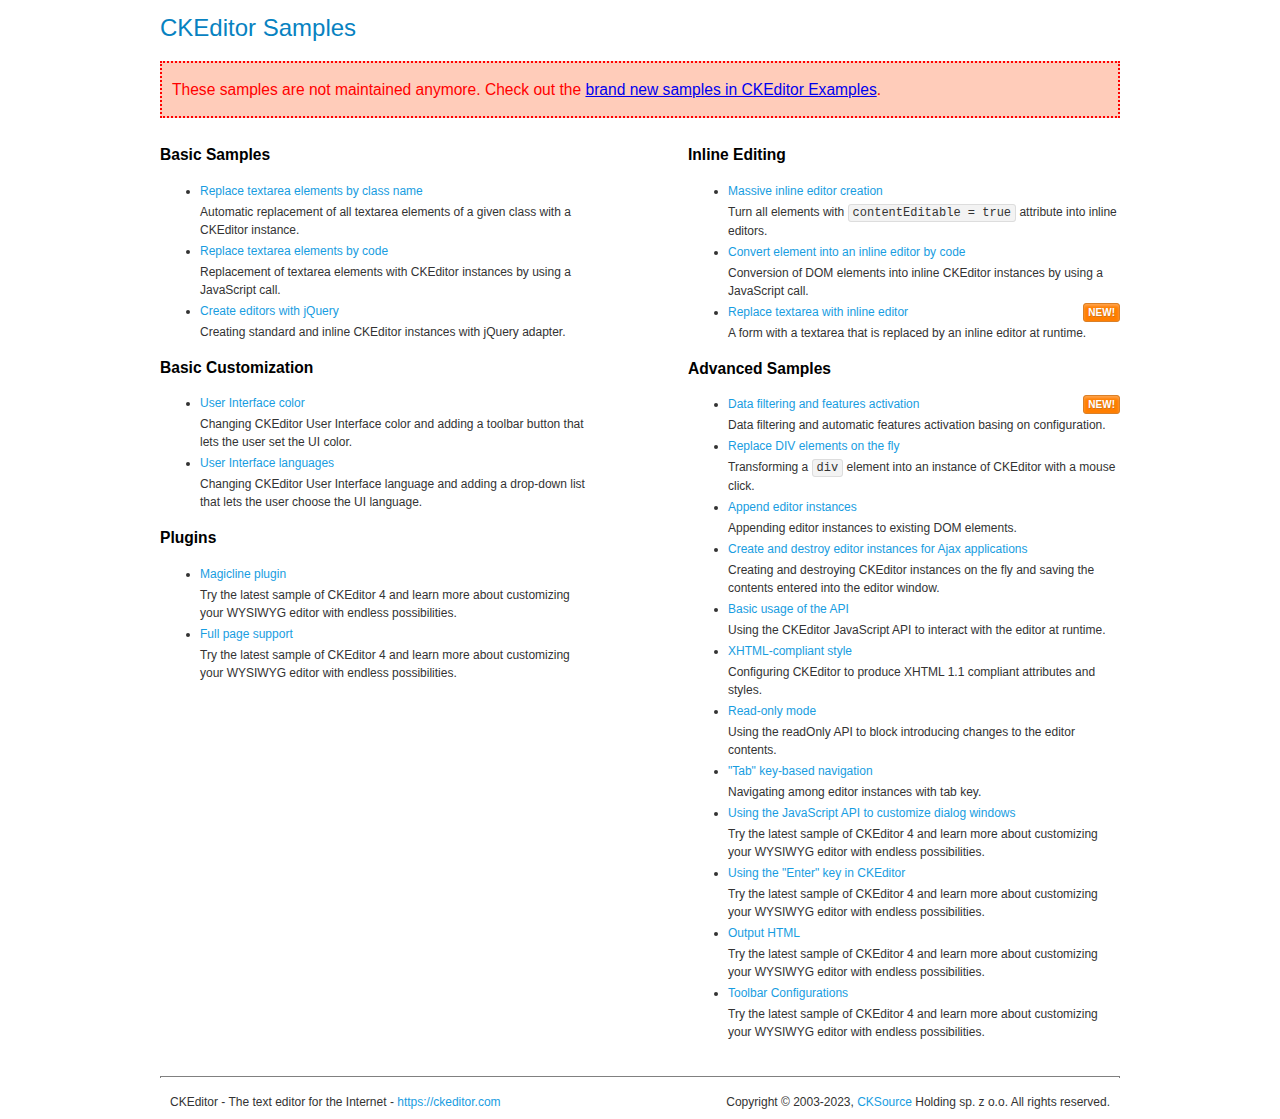
<file: 17_spring_mvc_practice2/src/main/resources/static/ckeditor/samples/old/index.html>
<!DOCTYPE html>
<!--
Copyright (c) 2003-2023, CKSource Holding sp. z o.o. All rights reserved.
For licensing, see LICENSE.md or https://ckeditor.com/legal/ckeditor-oss-license
-->
<html lang="en">
<head>
	<meta charset="utf-8">
	<title>CKEditor Samples</title>
	<link rel="stylesheet" href="sample.css">
	<meta name="description" content="Try the latest sample of CKEditor 4 and learn more about customizing your WYSIWYG editor with endless possibilities.">
</head>
<body>
	<h1 class="samples">
		CKEditor Samples
	</h1>
	<div class="warning deprecated">
		These samples are not maintained anymore. Check out the <a href="https://ckeditor.com/docs/ckeditor4/latest/examples/index.html">brand new samples in CKEditor Examples</a>.
	</div>
	<div class="twoColumns">
		<div class="twoColumnsLeft">
			<h2 class="samples">
				Basic Samples
			</h2>
			<dl class="samples">
				<dt><a class="samples" href="replacebyclass.html">Replace textarea elements by class name</a></dt>
				<dd>Automatic replacement of all textarea elements of a given class with a CKEditor instance.</dd>

				<dt><a class="samples" href="replacebycode.html">Replace textarea elements by code</a></dt>
				<dd>Replacement of textarea elements with CKEditor instances by using a JavaScript call.</dd>

				<dt><a class="samples" href="jquery.html">Create editors with jQuery</a></dt>
				<dd>Creating standard and inline CKEditor instances with jQuery adapter.</dd>
			</dl>

			<h2 class="samples">
				Basic Customization
			</h2>
			<dl class="samples">
				<dt><a class="samples" href="uicolor.html">User Interface color</a></dt>
				<dd>Changing CKEditor User Interface color and adding a toolbar button that lets the user set the UI color.</dd>

				<dt><a class="samples" href="uilanguages.html">User Interface languages</a></dt>
				<dd>Changing CKEditor User Interface language and adding a drop-down list that lets the user choose the UI language.</dd>
			</dl>


			<h2 class="samples">Plugins</h2>
<dl class="samples">
<dt><a class="samples" href="magicline/magicline.html">Magicline plugin</a></dt>
<dd>Try the latest sample of CKEditor 4 and learn more about customizing your WYSIWYG editor with endless possibilities.</dd>

<dt><a class="samples" href="wysiwygarea/fullpage.html">Full page support</a></dt>
<dd>Try the latest sample of CKEditor 4 and learn more about customizing your WYSIWYG editor with endless possibilities.</dd>
</dl>
		</div>
		<div class="twoColumnsRight">
			<h2 class="samples">
				Inline Editing
			</h2>
			<dl class="samples">
				<dt><a class="samples" href="inlineall.html">Massive inline editor creation</a></dt>
				<dd>Turn all elements with <code>contentEditable = true</code> attribute into inline editors.</dd>

				<dt><a class="samples" href="inlinebycode.html">Convert element into an inline editor by code</a></dt>
				<dd>Conversion of DOM elements into inline CKEditor instances by using a JavaScript call.</dd>

				<dt><a class="samples" href="inlinetextarea.html">Replace textarea with inline editor</a> <span class="new">New!</span></dt>
				<dd>A form with a textarea that is replaced by an inline editor at runtime.</dd>

				
			</dl>

			<h2 class="samples">
				Advanced Samples
			</h2>
			<dl class="samples">
				<dt><a class="samples" href="datafiltering.html">Data filtering and features activation</a> <span class="new">New!</span></dt>
				<dd>Data filtering and automatic features activation basing on configuration.</dd>

				<dt><a class="samples" href="divreplace.html">Replace DIV elements on the fly</a></dt>
				<dd>Transforming a <code>div</code> element into an instance of CKEditor with a mouse click.</dd>

				<dt><a class="samples" href="appendto.html">Append editor instances</a></dt>
				<dd>Appending editor instances to existing DOM elements.</dd>

				<dt><a class="samples" href="ajax.html">Create and destroy editor instances for Ajax applications</a></dt>
				<dd>Creating and destroying CKEditor instances on the fly and saving the contents entered into the editor window.</dd>

				<dt><a class="samples" href="api.html">Basic usage of the API</a></dt>
				<dd>Using the CKEditor JavaScript API to interact with the editor at runtime.</dd>

				<dt><a class="samples" href="xhtmlstyle.html">XHTML-compliant style</a></dt>
				<dd>Configuring CKEditor to produce XHTML 1.1 compliant attributes and styles.</dd>

				<dt><a class="samples" href="readonly.html">Read-only mode</a></dt>
				<dd>Using the readOnly API to block introducing changes to the editor contents.</dd>

				<dt><a class="samples" href="tabindex.html">"Tab" key-based navigation</a></dt>
				<dd>Navigating among editor instances with tab key.</dd>


				
<dt><a class="samples" href="dialog/dialog.html">Using the JavaScript API to customize dialog windows</a></dt>
<dd>Try the latest sample of CKEditor 4 and learn more about customizing your WYSIWYG editor with endless possibilities.</dd>

<dt><a class="samples" href="enterkey/enterkey.html">Using the &quot;Enter&quot; key in CKEditor</a></dt>
<dd>Try the latest sample of CKEditor 4 and learn more about customizing your WYSIWYG editor with endless possibilities.</dd>

<dt><a class="samples" href="htmlwriter/outputhtml.html">Output HTML</a></dt>
<dd>Try the latest sample of CKEditor 4 and learn more about customizing your WYSIWYG editor with endless possibilities.</dd>

<dt><a class="samples" href="toolbar/toolbar.html">Toolbar Configurations</a></dt>
<dd>Try the latest sample of CKEditor 4 and learn more about customizing your WYSIWYG editor with endless possibilities.</dd>

			</dl>
		</div>
	</div>
	<div id="footer">
		<hr>
		<p>
			CKEditor - The text editor for the Internet - <a class="samples" href="https://ckeditor.com/">https://ckeditor.com</a>
		</p>
		<p id="copy">
			Copyright &copy; 2003-2023, <a class="samples" href="https://cksource.com/">CKSource</a> Holding sp. z o.o. All rights reserved.
		</p>
	</div>
</body>
</html>
</file>
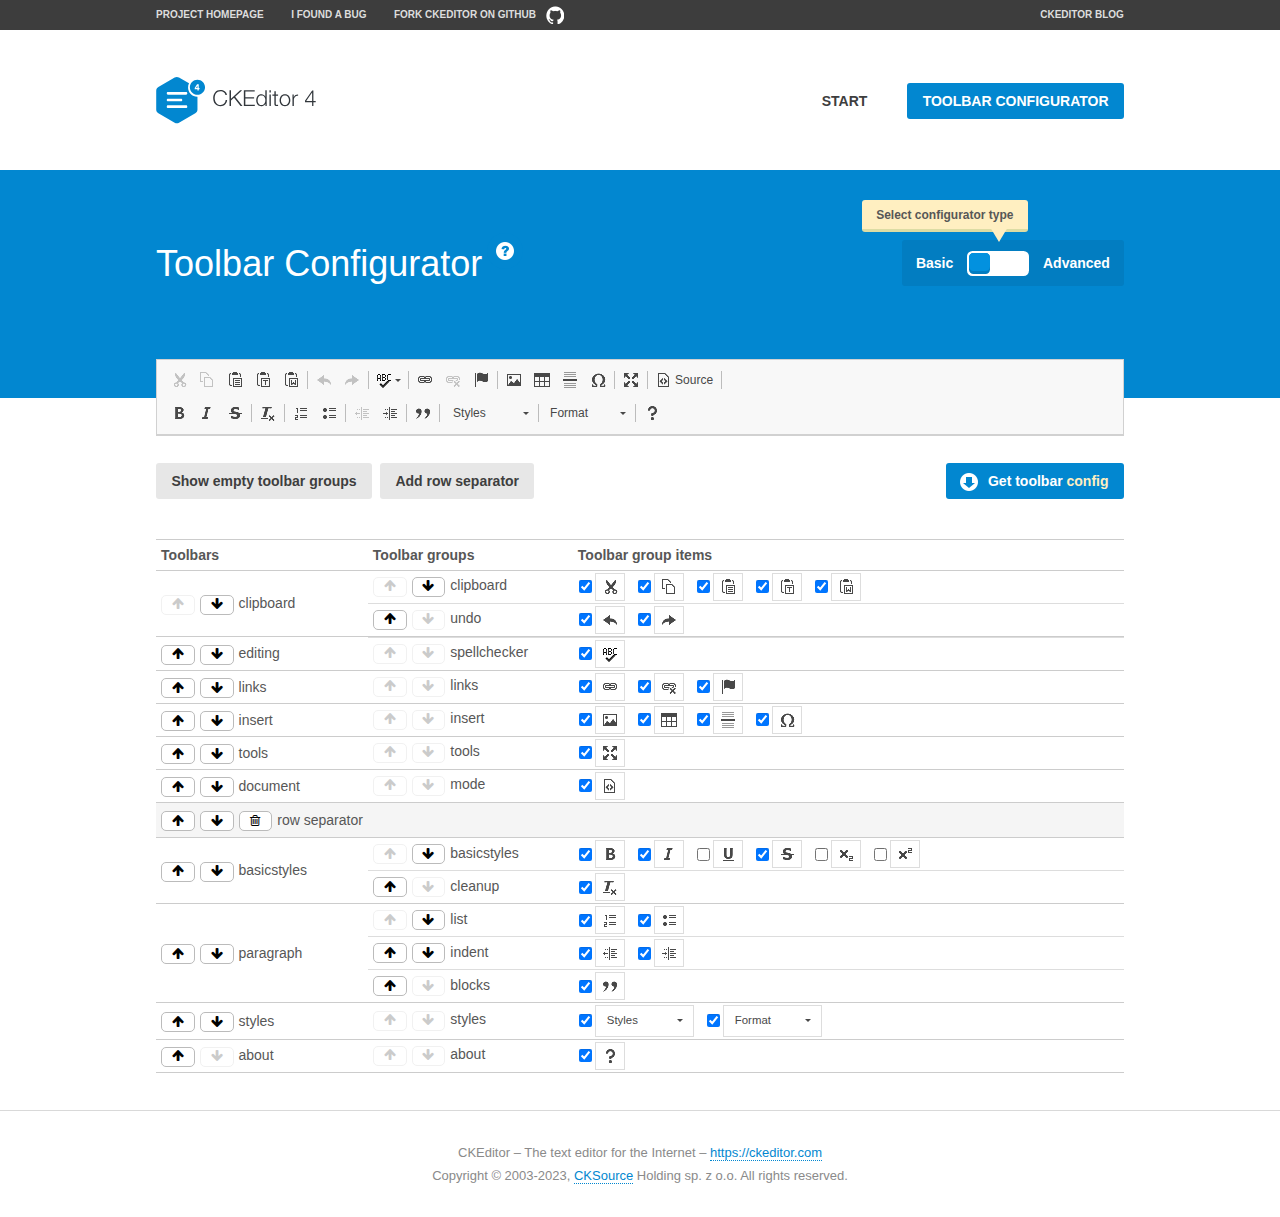
<file: 17_spring_mvc_practice2/src/main/resources/static/ckeditor/samples/toolbarconfigurator/index.html>
<!DOCTYPE html>
<!--
Copyright (c) 2003-2023, CKSource Holding sp. z o.o. All rights reserved.
For licensing, see LICENSE.md or https://ckeditor.com/legal/ckeditor-oss-license
-->
<!--[if IE 8]><html class="ie8"><![endif]-->
<!--[if gt IE 8]><html><![endif]-->
<!--[if !IE]><!--><html lang="en"><!--<![endif]-->
<head>
	<meta charset="utf-8">
	<title>Toolbar Configurator</title>
	<script src="../../ckeditor.js"></script>
	<script>
		if ( CKEDITOR.env.ie && CKEDITOR.env.version < 9 )
			CKEDITOR.tools.enableHtml5Elements( document );
	</script>
	<link rel="stylesheet" href="lib/codemirror/codemirror.css">
	<link rel="stylesheet" href="lib/codemirror/show-hint.css">
	<link rel="stylesheet" href="lib/codemirror/neo.css">
	<link rel="stylesheet" href="css/fontello.css">
	<link rel="stylesheet" href="../css/samples.css">
	<meta name="description" content="Try the latest sample of CKEditor 4 and learn more about customizing your WYSIWYG editor with endless possibilities.">
</head>
<body id="toolbar">

<nav class="navigation-a">
	<div class="grid-container">
		<ul class="navigation-a-left grid-width-70">
			<li><a href="https://ckeditor.com/ckeditor-4/">Project Homepage</a></li>
			<li><a href="https://github.com/ckeditor/ckeditor4/issues">I found a bug</a></li>
			<li><a href="https://github.com/ckeditor/ckeditor4" class="icon-pos-right icon-navigation-a-github">Fork CKEditor on GitHub</a></li>
		</ul>
		<ul class="navigation-a-right grid-width-30">
			<li><a href="https://ckeditor.com/blog/">CKEditor Blog</a></li>
		</ul>
	</div>
</nav>

<header class="header-a">
	<div class="grid-container">
		<h1 class="header-a-logo grid-width-30">
			<a href="../index.html"><img src="../img/logo.svg" onerror="this.src='../img/logo.png'; this.onerror=null;" alt="CKEditor Logo"></a>
		</h1>
		<nav class="navigation-b grid-width-70">
			<ul>
				<li><a href="../index.html"  class="button-a">Start</a></li>
				<li><a href="index.html"  class="button-a button-a-background">Toolbar configurator</a></li>
			</ul>
		</nav>
	</div>
</header>

<main>
	<div class="adjoined-top">
		<div class="grid-container">
			<div class="content grid-width-100">
				<div class="grid-container-nested">
					<h1 class="grid-width-60">
						Toolbar Configurator
						<a href="#help-content" type="button" title="Configurator help" id="help" class="button-a button-a-background button-a-no-text icon-pos-left icon-question-mark">Help</a>
					</h1>

					<div class="grid-width-40 grid-switch-magic">
						<div class="switch">
							<span class="balloon-a balloon-a-se">Select configurator type</span>
							<input type="radio" name="radio" data-num="1" id="radio-basic" />
							<input type="radio" name="radio" data-num="2" id="radio-advanced" />
							<label data-for="1" for="radio-basic">Basic</label>
							<span class="switch-inner">
								<span class="handler"></span>
							</span>
							<label data-for="2" for="radio-advanced">Advanced</label>
						</div>
					</div>
				</div>
			</div>
		</div>
	</div>
	<div class="adjoined-bottom">
		<div class="grid-container">
			<div class="grid-width-100">
				<div class="editors-container">
					<div id="editor-basic"></div>
					<div id="editor-advanced"></div>
				</div>
			</div>
		</div>
	</div>

	<div class="grid-container configurator">
		<div class="content grid-width-100">
			<div class="configurator">
				<div>
					<div id="toolbarModifierWrapper"></div>
				</div>
			</div>
		</div>
	</div>

	<div id="help-content">
		<div class="grid-container">
			<div class="grid-width-100">
				<h2>What Am I Doing Here?</h2>

				<div class="grid-container grid-container-nested">
					<div class="basic">
						<div class="grid-width-50">
							<p>Arrange <a href="https://ckeditor.com/docs/ckeditor4/latest/api/CKEDITOR_config.html#cfg-toolbarGroups">toolbar groups</a>, toggle <a href="https://ckeditor.com/docs/ckeditor4/latest/api/CKEDITOR_config.html#cfg-removeButtons">button visibility</a> according to your needs and get your toolbar configuration.</p>
							<p>You can replace the content of the <a href="../../config.js"><code>config.js</code></a> file with the generated configuration. If you already set some configuration options you will need to merge both configurations.</p>
						</div>
						<div class="grid-width-50">
							<p>Read more about different ways of <a href="https://ckeditor.com/docs/ckeditor4/latest/guide/dev_configuration.html">setting configuration</a> and do not forget about <strong>clearing browser cache</strong>.</p>
							<p>Arranging toolbar groups is the recommended way of configuring the toolbar, but if you need more freedom you can use the <a href="#advanced">advanced configurator</a>.</p>
						</div>
					</div>
					<div class="advanced" style="display: none;">
						<div class="grid-width-50">
							<p>With this code editor you can edit your <a href="https://ckeditor.com/docs/ckeditor4/latest/api/CKEDITOR_config.html#cfg-toolbar">toolbar configuration</a> live.</p>
							<p>You can replace the content of the <a href="../../config.js"><code>config.js</code></a> file with the generated configuration. If you already set some configuration options you will need to merge both configurations.</p>
						</div>
						<div class="grid-width-50">
							<p>Read more about different ways of <a href="https://ckeditor.com/docs/ckeditor4/latest/guide/dev_configuration.html">setting configuration</a> and do not forget about <strong>clearing browser cache</strong>.</p>
						</div>
					</div>
				</div>

				<p class="grid-container grid-container-nested">
					<button type="button" class="help-content-close grid-width-100 button-a button-a-background">Got it. Let's play!</button>
				</p>
			</div>
		</div>
	</div>
</main>

<footer class="footer-a grid-container">
	<p class="grid-width-100">
		CKEditor &ndash; The text editor for the Internet &ndash; <a class="samples" href="https://ckeditor.com/">https://ckeditor.com</a>
	</p>
	<p class="grid-width-100" id="copy">
		Copyright &copy; 2003-2023, <a class="samples" href="https://cksource.com/">CKSource</a> Holding sp. z o.o. All rights reserved.
	</p>
</footer>

<script src="lib/codemirror/codemirror.js"></script>
<script src="lib/codemirror/javascript.js"></script>
<script src="lib/codemirror/show-hint.js"></script>

<script src="js/fulltoolbareditor.js"></script>
<script src="js/abstracttoolbarmodifier.js"></script>
<script src="js/toolbarmodifier.js"></script>
<script src="js/toolbartextmodifier.js"></script>
<script src="../js/sf.js"></script>

<script>
	( function() {
		'use strict';

		var mode = ( window.location.hash.substr( 1 ) === 'advanced' ) ? 'advanced' : 'basic',
			configuratorSection = CKEDITOR.document.findOne( 'main > .grid-container.configurator' ),
			basicInstruction = CKEDITOR.document.findOne( '#help-content .basic' ),
			advancedInstruction = CKEDITOR.document.findOne( '#help-content .advanced' ),

			// Configurator mode switcher.
			modeSwitchBasic = CKEDITOR.document.getById( 'radio-basic' ),
			modeSwitchAdvanced = CKEDITOR.document.getById( 'radio-advanced' );

		// Initial setup
		function updateSwitcher() {
			if ( mode === 'advanced' ) {
				modeSwitchAdvanced.$.checked = true;
			} else {
				modeSwitchBasic.$.checked = true;
			}
		}

		updateSwitcher();

		CKEDITOR.document.getWindow().on( 'hashchange', function( e ) {
			var hash = window.location.hash.substr( 1 );
			if ( !( hash === 'advanced' || hash === 'basic' ) ) {
				return;
			}
			mode = hash;
			onToolbarsDone( mode );
		} );

		CKEDITOR.document.getWindow().on( 'resize', function() {
			updateToolbar( ( mode === 'basic' ? toolbarModifier : toolbarTextModifier )[ 'editorInstance' ] );
		} );

		function onRefresh( modifier ) {
			modifier = modifier || this;

			if ( mode === 'basic' && modifier instanceof ToolbarConfigurator.ToolbarTextModifier ) {
				return;
			}

			// CodeMirror container becomes visible, so we need to refresh and to avoid rendering problems.
			if ( mode === 'advanced' && modifier instanceof ToolbarConfigurator.ToolbarTextModifier ) {
				modifier.codeContainer.refresh();
			}

			updateToolbar( modifier.editorInstance );
		}

		function updateToolbar( editor ) {
			var editorContainer = editor.container;

			// Not always editor is loaded.
			if ( !editorContainer ) {
				return;
			}

			var displayStyle = editorContainer.getStyle( 'display' );

			editorContainer.setStyle( 'display', 'block' );

			var newHeight = editorContainer.getSize( 'height' );

			var newMarginTop = parseInt( editorContainer.getComputedStyle( 'margin-top' ), 10 );
			newMarginTop = ( isNaN( newMarginTop ) ? 0 : Number( newMarginTop ) );

			var newMarginBottom = parseInt( editorContainer.getComputedStyle( 'margin-bottom' ), 10 );
			newMarginBottom = ( isNaN( newMarginBottom ) ? 0 : Number( newMarginBottom ) );

			var result = newHeight + newMarginTop + newMarginBottom;

			editorContainer.setStyle( 'display', displayStyle );

			editor.container.getAscendant( 'div' ).setStyle( 'height', result + 'px' );
		}

		var toolbarModifier = new ToolbarConfigurator.ToolbarModifier( 'editor-basic' );

		var done = 0;
		toolbarModifier.init( onToolbarInit );
		toolbarModifier.onRefresh = onRefresh;

		CKEDITOR.document.getById( 'toolbarModifierWrapper' ).append( toolbarModifier.mainContainer );

		var toolbarTextModifier = new ToolbarConfigurator.ToolbarTextModifier( 'editor-advanced' );
		toolbarTextModifier.init( onToolbarInit );
		toolbarTextModifier.onRefresh = onRefresh;

		function onToolbarInit() {
			if ( ++done === 2 ) {
				onToolbarsDone();

				positionSticky.watch( CKEDITOR.document.findOne( '.toolbar' ), function() {
					return mode === 'advanced';
				} );
			}
		}

		function onToolbarsDone() {
			if ( mode === 'basic' ) {
				toggleModeBasic( false );
			} else {
				toggleModeAdvanced( false );
			}

			updateSwitcher();

			setTimeout( function() {
				CKEDITOR.document.findOne( '.editors-container' ).addClass( 'active' );
				CKEDITOR.document.findOne( '#toolbarModifierWrapper' ).addClass( 'active' );
			}, 200 );
		}

		CKEDITOR.document.getById( 'toolbarModifierWrapper' ).append( toolbarTextModifier.mainContainer );

		function toogleModeSwitch( onElement, offElement, onModifier, offModifier ) {
			onElement.addClass( 'fancy-button-active' );
			offElement.removeClass( 'fancy-button-active' );

			onModifier.showUI();
			offModifier.hideUI();
		}

		function toggleModeBasic( callOnRefresh ) {
			callOnRefresh = ( callOnRefresh !== false );
			mode = 'basic';
			window.location.hash = '#basic';
			toogleModeSwitch( modeSwitchBasic, modeSwitchAdvanced, toolbarModifier, toolbarTextModifier );

			configuratorSection.removeClass( 'freed-width' );
			basicInstruction.show();
			advancedInstruction.hide();

			callOnRefresh && onRefresh( toolbarModifier );
		}

		function toggleModeAdvanced( callOnRefresh ) {
			callOnRefresh = ( callOnRefresh !== false );
			mode = 'advanced';
			window.location.hash = '#advanced';
			toogleModeSwitch( modeSwitchAdvanced, modeSwitchBasic, toolbarTextModifier, toolbarModifier );

			configuratorSection.addClass( 'freed-width' );
			advancedInstruction.show();
			basicInstruction.hide();

			callOnRefresh && onRefresh( toolbarTextModifier );
		}

		modeSwitchBasic.on( 'click', toggleModeBasic );
		modeSwitchAdvanced.on( 'click', toggleModeAdvanced );

		//
		// Position:sticky for the toolbar.
		//

		// Will make elements behave like they were styled with position:sticky.
		var positionSticky = {
			// Store object: {
			// 		element: CKEDITOR.dom.element, // Element which will float.
			// 		placeholder: CKEDITOR.dom.element, // Placeholder which is place to prevent page bounce.
			// 		isFixed: boolean // Whether element float now.
			// }
			watched: [],

			active: [],

			staticContainer: null,

			init: function() {
				var element = CKEDITOR.dom.element.createFromHtml(
					'<div class="staticContainer">' +
						'<div class="grid-container" >' +
							'<div class="grid-width-100">' +
								'<div class="inner"></div>' +
							'</div>' +
						'</div>' +
					'</div>' );

				this.staticContainer = element.findOne( '.inner' );

				CKEDITOR.document.getBody().append( element );
			},

			watch: function( element, preventFunc ) {
				this.watched.push( {
					element: element,
					placeholder: new CKEDITOR.dom.element( 'div' ),
					isFixed: false,
					preventFunc: preventFunc
				} );
			},

			checkAll: function() {
				for ( var i = 0; i < this.watched.length; i++ ) {
					this.check( this.watched[ i ] );
				}
			},

			check: function( element ) {
				var isFixed = element.isFixed;
				var shouldBeFixed = this.shouldBeFixed( element );

				// Nothing to be done.
				if ( isFixed === shouldBeFixed ) {
					return;
				}

				var placeholder = element.placeholder;

				if ( isFixed ) {
					// Unfixing.

					element.element.insertBefore( placeholder );
					placeholder.remove();

					element.element.removeStyle( 'margin' );

					this.active.splice( CKEDITOR.tools.indexOf( this.active, element ), 1 );

				} else {
					// Fixing.
					placeholder.setStyle( 'width', element.element.getSize( 'width' ) + 'px' );
					placeholder.setStyle( 'height', element.element.getSize( 'height' ) + 'px' );
					placeholder.setStyle( 'margin-bottom', element.element.getComputedStyle( 'margin-bottom' ) );
					placeholder.setStyle( 'display', element.element.getComputedStyle( 'display' ) );
					placeholder.insertAfter( element.element );

					this.staticContainer.append( element.element );

					this.active.push( element );
				}

				element.isFixed = !element.isFixed;
			},

			shouldBeFixed: function( element ) {
				if ( element.preventFunc && element.preventFunc() ) {
					return false;
				}

				// If element is already fixed we are checking it's placeholder.
				var related = ( element.isFixed ? element.placeholder : element.element ),
					clientRect = related.$.getBoundingClientRect(),
					staticHeight = this.staticContainer.getSize('height' ),
					elemHeight = element.element.getSize( 'height' );

				if ( element.isFixed ) {
					return ( clientRect.top + elemHeight < staticHeight );
				} else {
					return ( clientRect.top < staticHeight );
				}
			}
		};

		positionSticky.init();

		CKEDITOR.document.getWindow().on( 'scroll',
			CKEDITOR.tools.eventsBuffer( 100, positionSticky.checkAll, positionSticky ).input
		);

		// Make the toolbar sticky.
		positionSticky.watch( CKEDITOR.document.findOne( '.editors-container' ) );

		// Help button and help-content.
		( function() {
			var helpButton = CKEDITOR.document.getById( 'help' ),
				helpContent = CKEDITOR.document.getById( 'help-content' );

			// Don't show help button on IE8 because it's unsupported by Pico Modal.
			if ( CKEDITOR.env.ie && CKEDITOR.env.version == 8 ) {
				helpButton.hide();
			} else {
				// Display help modal when the button is clicked.
				helpButton.on( 'click', function( evt ) {
					SF.modal( {
						// Clone modal content from DOM.
						content: helpContent.getHtml(),

						afterCreate: function( modal ) {
							// Enable modal content button to close the modal.
							new CKEDITOR.dom.element( modal.modalElem() ).findOne( '.help-content-close' ).once( 'click', modal.close );
						}
					} ).show();
				} );
			}
		} )();
	} )();
</script>
</body>
</html>
</file>
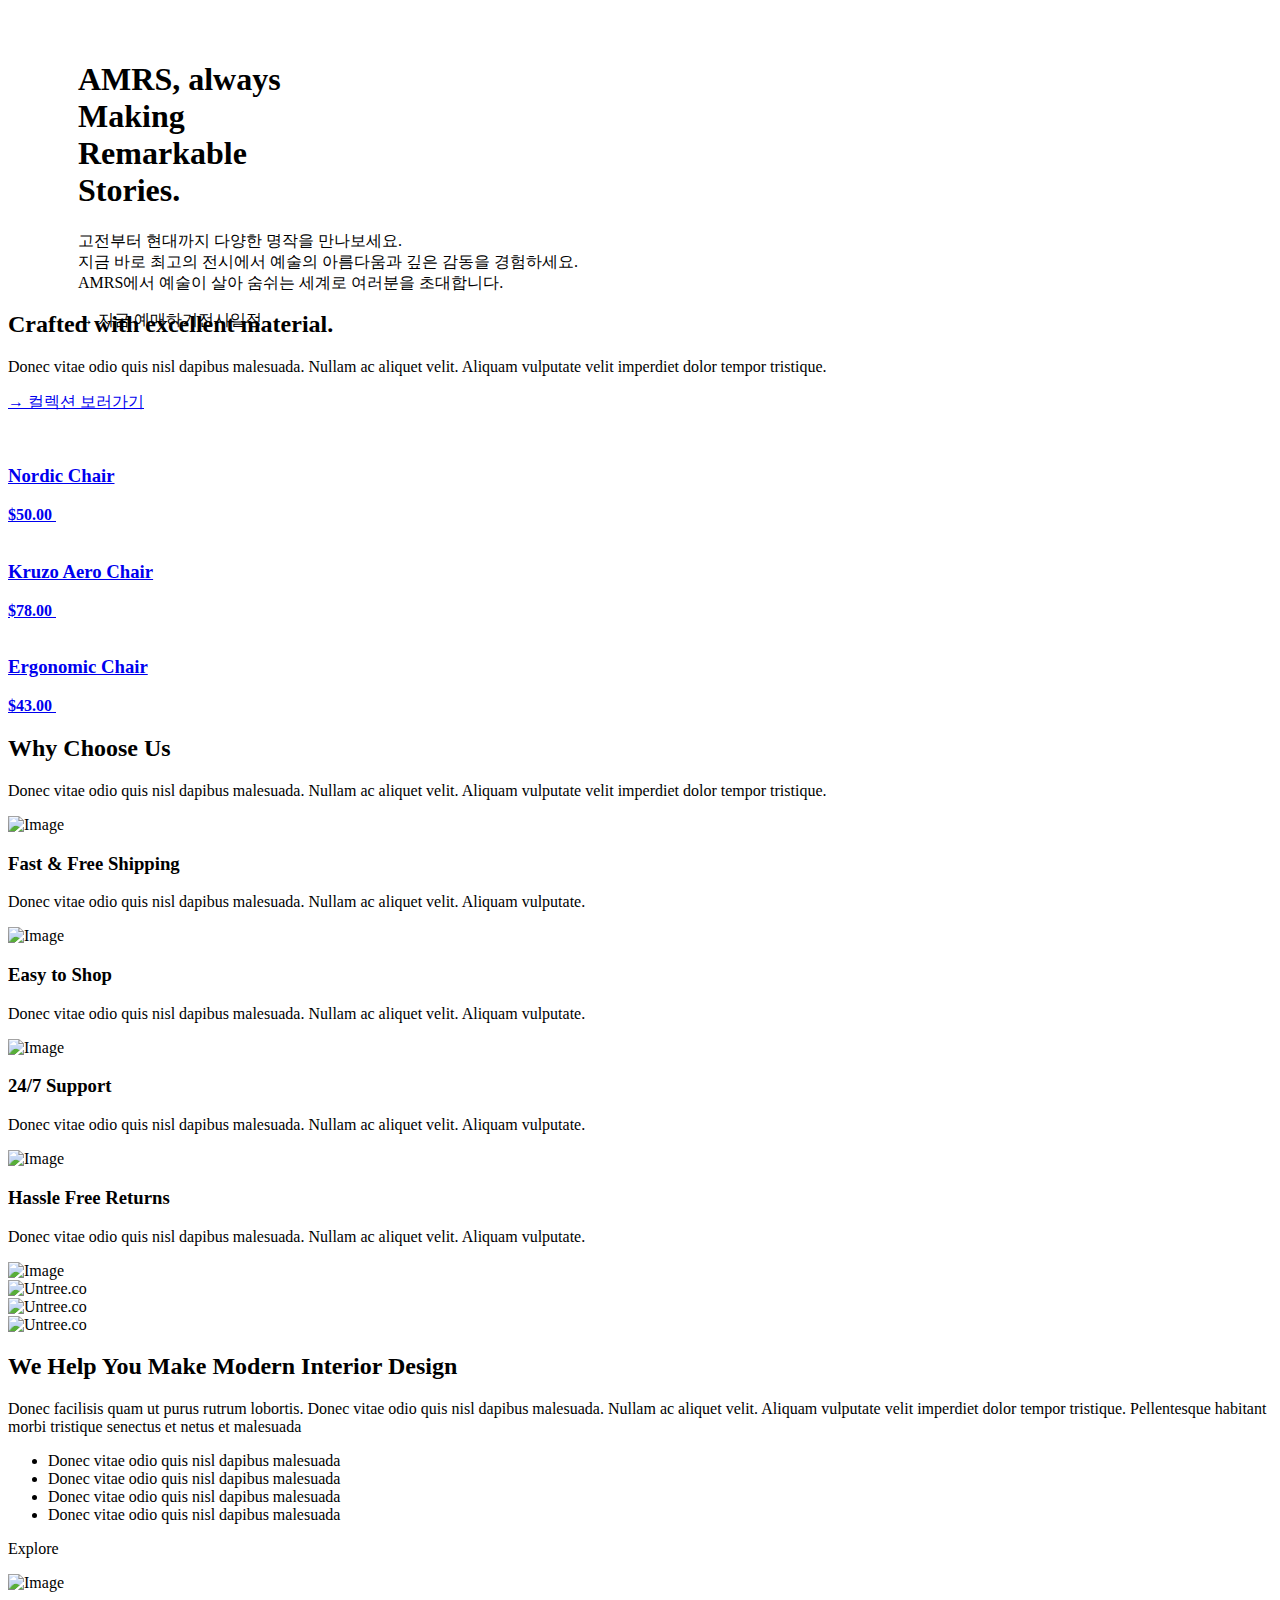
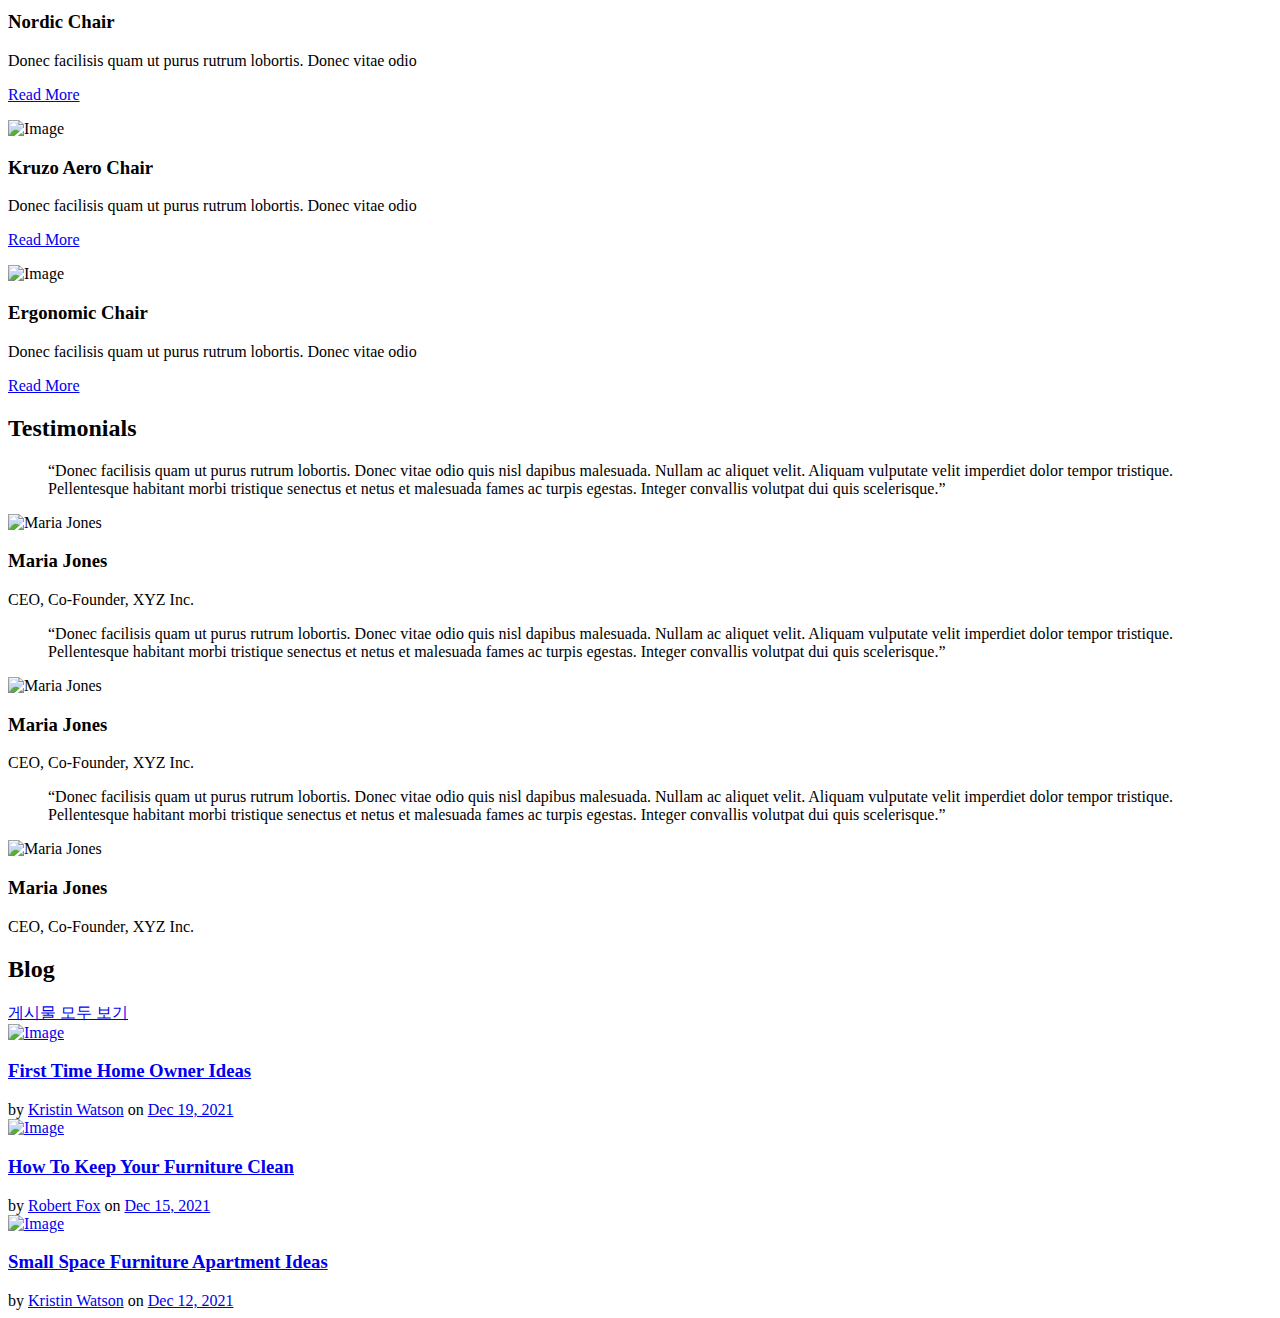
<file: 17_spring_mvc_practice2/src/main/resources/templates/chapter01_thymeleaf/layout/bootstrap/index.html>
<!DOCTYPE html>
<html xmlns:th="http://www.thymeleaf.org"  
	  xmlns:layout="http://www.ultraq.net.nz/thymeleaf/layout"
	  layout:decorate="~{/chapter01_thymeleaf/layout/bootstrap/layout.html}">
<head>
<meta charset="UTF-8">
<title>Main Home</title>
</head>
<body>
	
	<div layout:fragment="content">
	
		<!-- Start Hero Section -->
			<div class="hero">
				<div class="container">
					<div class="row justify-content-between" style="transform: translate(70px, 40px);">
						<div class="col-lg-5">
							<div class="intro-excerpt">
								<h1 class="libre-baskerville-bold"><Strong>A</Strong>MRS, always<br/><span clsas="d-block"><Strong>M</Strong>aking<br/><Strong>R</Strong>emarkable<br/><Strong>S</Strong>tories.</span></h1>
								<p class="mb-4 noto-serif-kr">고전부터 현대까지 다양한 명작을 만나보세요.<br/>지금 바로 최고의 전시에서 예술의 아름다움과 깊은 감동을 경험하세요.<br/>AMRS에서 예술이 살아 숨쉬는 세계로 여러분을 초대합니다.</p>
								<p><a th:href="@{/th/layout/index}" class="btn btn-secondary me-2 noto-serif-kr">→ 지금 예매하기</a><a th:href="@{/th/layout/index}" class="btn btn-white-outline noto-serif-kr">전시일정</a></p>
							</div>
						</div>
						<div class="col-lg-7"></div>
					</div>
				</div>
			</div>
		<!-- End Hero Section -->

		<!-- Start Product Section -->
		<div class="product-section">
			<div class="container">
				<div class="row">

					<!-- Start Column 1 -->
					<div class="col-md-12 col-lg-3 mb-5 mb-lg-0">
						<h2 class="mb-4 section-title">Crafted with excellent material.</h2>
						<p class="mb-4">Donec vitae odio quis nisl dapibus malesuada. Nullam ac aliquet velit. Aliquam vulputate velit imperdiet dolor tempor tristique. </p>
						<p><a href="shop.html" class="btn noto-serif-kr">→ 컬렉션 보러가기</a></p>
					</div> 
					<!-- End Column 1 -->

					<!-- Start Column 2 -->
					<div class="col-12 col-md-4 col-lg-3 mb-5 mb-md-0">
						<a class="product-item" href="cart.html">
							<img th:src="@{/bootstrap/images/product-1.png}" class="img-fluid product-thumbnail">
							<h3 class="product-title">Nordic Chair</h3>
							<strong class="product-price">$50.00</strong>

							<span class="icon-cross">
								<img th:src="@{/bootstrap/images/cross.svg}" class="img-fluid">
							</span>
						</a>
					</div> 
					<!-- End Column 2 -->

					<!-- Start Column 3 -->
					<div class="col-12 col-md-4 col-lg-3 mb-5 mb-md-0">
						<a class="product-item" href="cart.html">
							<img th:src="@{/bootstrap/images/product-2.png}" class="img-fluid product-thumbnail">
							<h3 class="product-title">Kruzo Aero Chair</h3>
							<strong class="product-price">$78.00</strong>

							<span class="icon-cross">
								<img th:src="@{/bootstrap/images/cross.svg}" class="img-fluid">
							</span>
						</a>
					</div>
					<!-- End Column 3 -->

					<!-- Start Column 4 -->
					<div class="col-12 col-md-4 col-lg-3 mb-5 mb-md-0">
						<a class="product-item" href="cart.html">
							<img th:src="@{/bootstrap/images/product-3.png}" class="img-fluid product-thumbnail">
							<h3 class="product-title">Ergonomic Chair</h3>
							<strong class="product-price">$43.00</strong>

							<span class="icon-cross">
								<img th:src="@{/bootstrap/images/cross.svg}" class="img-fluid">
							</span>
						</a>
					</div>
					<!-- End Column 4 -->

				</div>
			</div>
		</div>
		<!-- End Product Section -->

		<!-- Start Why Choose Us Section -->
		<div class="why-choose-section">
			<div class="container">
				<div class="row justify-content-between">
					<div class="col-lg-6">
						<h2 class="section-title">Why Choose Us</h2>
						<p>Donec vitae odio quis nisl dapibus malesuada. Nullam ac aliquet velit. Aliquam vulputate velit imperdiet dolor tempor tristique.</p>

						<div class="row my-5">
							<div class="col-6 col-md-6">
								<div class="feature">
									<div class="icon">
										<img th:src="@{/bootstrap/images/truck.svg}" alt="Image" class="imf-fluid">
									</div>
									<h3>Fast &amp; Free Shipping</h3>
									<p>Donec vitae odio quis nisl dapibus malesuada. Nullam ac aliquet velit. Aliquam vulputate.</p>
								</div>
							</div>

							<div class="col-6 col-md-6">
								<div class="feature">
									<div class="icon">
										<img th:src="@{/bootstrap/images/bag.svg}" alt="Image" class="imf-fluid">
									</div>
									<h3>Easy to Shop</h3>
									<p>Donec vitae odio quis nisl dapibus malesuada. Nullam ac aliquet velit. Aliquam vulputate.</p>
								</div>
							</div>

							<div class="col-6 col-md-6">
								<div class="feature">
									<div class="icon">
										<img th:src="@{/bootstrap/images/support.svg}" alt="Image" class="imf-fluid">
									</div>
									<h3>24/7 Support</h3>
									<p>Donec vitae odio quis nisl dapibus malesuada. Nullam ac aliquet velit. Aliquam vulputate.</p>
								</div>
							</div>

							<div class="col-6 col-md-6">
								<div class="feature">
									<div class="icon">
										<img th:src="@{/bootstrap/images/return.svg}" alt="Image" class="imf-fluid">
									</div>
									<h3>Hassle Free Returns</h3>
									<p>Donec vitae odio quis nisl dapibus malesuada. Nullam ac aliquet velit. Aliquam vulputate.</p>
								</div>
							</div>

						</div>
					</div>

					<div class="col-lg-5">
						<div class="img-wrap">
							<img th:src="@{/bootstrap/images/why-choose-us-img.jpg}" alt="Image" class="img-fluid">
						</div>
					</div>

				</div>
			</div>
		</div>
		<!-- End Why Choose Us Section -->

		<!-- Start We Help Section -->
		<div class="we-help-section">
			<div class="container">
				<div class="row justify-content-between">
					<div class="col-lg-7 mb-5 mb-lg-0">
						<div class="imgs-grid">
							<div class="grid grid-1"><img th:src="@{/bootstrap/images/img-grid-1.jpg}" alt="Untree.co"></div>
							<div class="grid grid-2"><img th:src="@{/bootstrap/images/img-grid-2.jpg}" alt="Untree.co"></div>
							<div class="grid grid-3"><img th:src="@{/bootstrap/images/img-grid-3.jpg}" alt="Untree.co"></div>
						</div>
					</div>
					<div class="col-lg-5 ps-lg-5">
						<h2 class="section-title mb-4">We Help You Make Modern Interior Design</h2>
						<p>Donec facilisis quam ut purus rutrum lobortis. Donec vitae odio quis nisl dapibus malesuada. Nullam ac aliquet velit. Aliquam vulputate velit imperdiet dolor tempor tristique. Pellentesque habitant morbi tristique senectus et netus et malesuada</p>

						<ul class="list-unstyled custom-list my-4">
							<li>Donec vitae odio quis nisl dapibus malesuada</li>
							<li>Donec vitae odio quis nisl dapibus malesuada</li>
							<li>Donec vitae odio quis nisl dapibus malesuada</li>
							<li>Donec vitae odio quis nisl dapibus malesuada</li>
						</ul>
						<p><a herf="index.html" class="btn">Explore</a></p>
					</div>
				</div>
			</div>
		</div>
		<!-- End We Help Section -->

		<!-- Start Popular Product -->
		<div class="popular-product">
			<div class="container">
				<div class="row">

					<div class="col-12 col-md-6 col-lg-4 mb-4 mb-lg-0">
						<div class="product-item-sm d-flex">
							<div class="thumbnail">
								<img th:src="@{/bootstrap/images/product-1.png}" alt="Image" class="img-fluid">
							</div>
							<div class="pt-3">
								<h3>Nordic Chair</h3>
								<p>Donec facilisis quam ut purus rutrum lobortis. Donec vitae odio </p>
								<p><a href="index.html">Read More</a></p>
							</div>
						</div>
					</div>

					<div class="col-12 col-md-6 col-lg-4 mb-4 mb-lg-0">
						<div class="product-item-sm d-flex">
							<div class="thumbnail">
								<img th:src="@{/bootstrap/images/product-2.png}" alt="Image" class="img-fluid">
							</div>
							<div class="pt-3">
								<h3>Kruzo Aero Chair</h3>
								<p>Donec facilisis quam ut purus rutrum lobortis. Donec vitae odio </p>
								<p><a href="index.html">Read More</a></p>
							</div>
						</div>
					</div>

					<div class="col-12 col-md-6 col-lg-4 mb-4 mb-lg-0">
						<div class="product-item-sm d-flex">
							<div class="thumbnail">
								<img th:src="@{/bootstrap/images/product-3.png}" alt="Image" class="img-fluid">
							</div>
							<div class="pt-3">
								<h3>Ergonomic Chair</h3>
								<p>Donec facilisis quam ut purus rutrum lobortis. Donec vitae odio </p>
								<p><a href="index.html">Read More</a></p>
							</div>
						</div>
					</div>

				</div>
			</div>
		</div>
		<!-- End Popular Product -->

		<!-- Start Testimonial Slider -->
		<div class="testimonial-section">
			<div class="container">
				<div class="row">
					<div class="col-lg-7 mx-auto text-center">
						<h2 class="section-title">Testimonials</h2>
					</div>
				</div>

				<div class="row justify-content-center">
					<div class="col-lg-12">
						<div class="testimonial-slider-wrap text-center">

							<div id="testimonial-nav">
								<span class="prev" data-controls="prev"><span class="fa fa-chevron-left"></span></span>
								<span class="next" data-controls="next"><span class="fa fa-chevron-right"></span></span>
							</div>

							<div class="testimonial-slider">
								
								<div class="item">
									<div class="row justify-content-center">
										<div class="col-lg-8 mx-auto">

											<div class="testimonial-block text-center">
												<blockquote class="mb-5">
													<p>&ldquo;Donec facilisis quam ut purus rutrum lobortis. Donec vitae odio quis nisl dapibus malesuada. Nullam ac aliquet velit. Aliquam vulputate velit imperdiet dolor tempor tristique. Pellentesque habitant morbi tristique senectus et netus et malesuada fames ac turpis egestas. Integer convallis volutpat dui quis scelerisque.&rdquo;</p>
												</blockquote>

												<div class="author-info">
													<div class="author-pic">
														<img th:src="@{/bootstrap/images/person-1.png}" alt="Maria Jones" class="img-fluid">
													</div>
													<h3 class="font-weight-bold">Maria Jones</h3>
													<span class="position d-block mb-3">CEO, Co-Founder, XYZ Inc.</span>
												</div>
											</div>

										</div>
									</div>
								</div> 
								<!-- END item -->

								<div class="item">
									<div class="row justify-content-center">
										<div class="col-lg-8 mx-auto">

											<div class="testimonial-block text-center">
												<blockquote class="mb-5">
													<p>&ldquo;Donec facilisis quam ut purus rutrum lobortis. Donec vitae odio quis nisl dapibus malesuada. Nullam ac aliquet velit. Aliquam vulputate velit imperdiet dolor tempor tristique. Pellentesque habitant morbi tristique senectus et netus et malesuada fames ac turpis egestas. Integer convallis volutpat dui quis scelerisque.&rdquo;</p>
												</blockquote>

												<div class="author-info">
													<div class="author-pic">
														<img th:src="@{/bootstrap/images/person-1.png}" alt="Maria Jones" class="img-fluid">
													</div>
													<h3 class="font-weight-bold">Maria Jones</h3>
													<span class="position d-block mb-3">CEO, Co-Founder, XYZ Inc.</span>
												</div>
											</div>

										</div>
									</div>
								</div> 
								<!-- END item -->

								<div class="item">
									<div class="row justify-content-center">
										<div class="col-lg-8 mx-auto">

											<div class="testimonial-block text-center">
												<blockquote class="mb-5">
													<p>&ldquo;Donec facilisis quam ut purus rutrum lobortis. Donec vitae odio quis nisl dapibus malesuada. Nullam ac aliquet velit. Aliquam vulputate velit imperdiet dolor tempor tristique. Pellentesque habitant morbi tristique senectus et netus et malesuada fames ac turpis egestas. Integer convallis volutpat dui quis scelerisque.&rdquo;</p>
												</blockquote>

												<div class="author-info">
													<div class="author-pic">
														<img th:src="@{/bootstrap/images/person-1.png}" alt="Maria Jones" class="img-fluid">
													</div>
													<h3 class="font-weight-bold">Maria Jones</h3>
													<span class="position d-block mb-3">CEO, Co-Founder, XYZ Inc.</span>
												</div>
											</div>

										</div>
									</div>
								</div> 
								<!-- END item -->

							</div>

						</div>
					</div>
				</div>
			</div>
		</div>
		<!-- End Testimonial Slider -->

		<!-- Start Blog Section -->
		<div class="blog-section">
			<div class="container">
				<div class="row mb-5">
					<div class="col-md-6">
						<h2 class="section-title noto-serif-kr">Blog</h2>
					</div>
					<div class="col-md-6 text-start text-md-end">
						<a href="index.html" class="more noto-serif-kr">게시물 모두 보기</a>
					</div>
				</div>

				<div class="row">

					<div class="col-12 col-sm-6 col-md-4 mb-4 mb-md-0">
						<div class="post-entry">
							<a href="index.html" class="post-thumbnail"><img th:src="@{/bootstrap/images/post-1.jpg}" alt="Image" class="img-fluid"></a>
							<div class="post-content-entry">
								<h3><a href="index.html">First Time Home Owner Ideas</a></h3>
								<div class="meta">
									<span>by <a href="index.html">Kristin Watson</a></span> <span>on <a href="index.html">Dec 19, 2021</a></span>
								</div>
							</div>
						</div>
					</div>

					<div class="col-12 col-sm-6 col-md-4 mb-4 mb-md-0">
						<div class="post-entry">
							<a href="index.html" class="post-thumbnail"><img th:src="@{/bootstrap/images/post-2.jpg}" alt="Image" class="img-fluid"></a>
							<div class="post-content-entry">
								<h3><a href="index.html">How To Keep Your Furniture Clean</a></h3>
								<div class="meta">
									<span>by <a href="index.html">Robert Fox</a></span> <span>on <a href="index.html">Dec 15, 2021</a></span>
								</div>
							</div>
						</div>
					</div>

					<div class="col-12 col-sm-6 col-md-4 mb-4 mb-md-0">
						<div class="post-entry">
							<a href="index.html" class="post-thumbnail"><img th:src="@{/bootstrap/images/post-3.jpg}" alt="Image" class="img-fluid"></a>
							<div class="post-content-entry">
								<h3><a href="index.html">Small Space Furniture Apartment Ideas</a></h3>
								<div class="meta">
									<span>by <a href="index.html">Kristin Watson</a></span> <span>on <a href="index.html">Dec 12, 2021</a></span>
								</div>
							</div>
						</div>
					</div>

				</div>
			</div>
		</div>
		<!-- End Blog Section -->	
		
	
	</div>

</body>
</html>
</file>
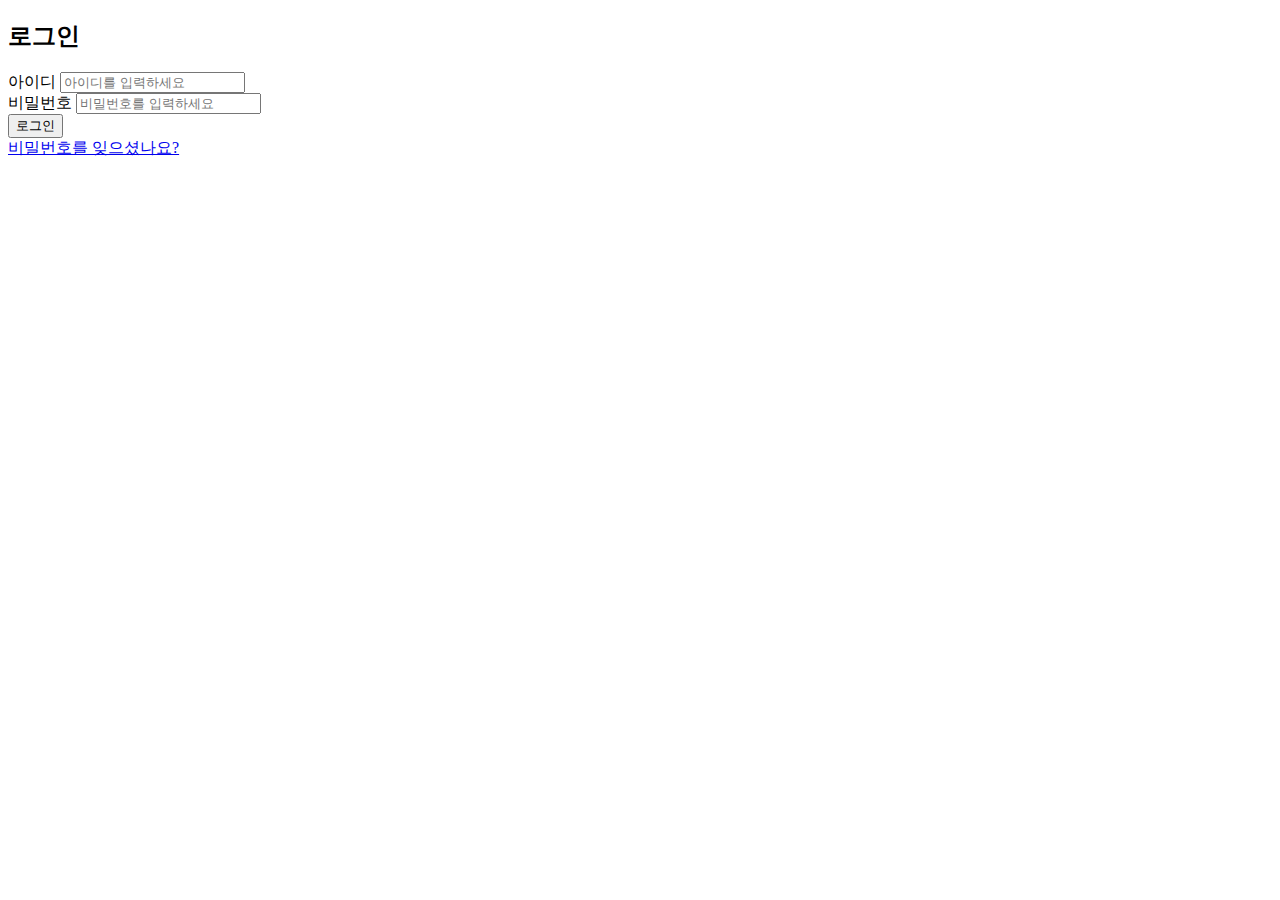
<file: 17_spring_mvc_practice2/src/main/resources/static/bootstrap/login.html>
<!DOCTYPE html>
<html xmlns:th="http://www.thymeleaf.org"
	xmlns:layout="http://www.ultraq.net.nz/thymeleaf/layout"
	layout:decorate="~{/chapter01_thymeleaf/layout/bootstrap/layout.html}">
<head>
<meta charset="UTF-8">
<meta name="viewport"
	content="width=device-width, initial-scale=1, shrink-to-fit=no">
<title>Login Page</title>
</head>
<body>

	<div layout:fragment="content">
		<div class="login-container">
			<h2>로그인</h2>
			<form action="#" method="post">
				<div class="mb-3">
					<label for="username" class="form-label">아이디</label> <input
						type="text" class="form-control" id="username"
						placeholder="아이디를 입력하세요" th:field="*{username}">
				</div>
				<div class="mb-3">
					<label for="password" class="form-label">비밀번호</label> <input
						type="password" class="form-control" id="password"
						placeholder="비밀번호를 입력하세요" th:field="*{password}">
				</div>
				<button type="submit" class="btn btn-primary">로그인</button>
			</form>
			<a href="#" class="forgot-password">비밀번호를 잊으셨나요?</a>
		</div>
	</div>
	<!-- Bootstrap JS -->
	

</body>
</html>
</file>
<file: 17_spring_mvc_practice2/src/main/resources/static/bootstrap/css/tiny-slider.css>
.tns-outer{padding:0 !important}.tns-outer [hidden]{display:none !important}.tns-outer [aria-controls],.tns-outer [data-action]{cursor:pointer}.tns-slider{-webkit-transition:all 0s;-moz-transition:all 0s;transition:all 0s}.tns-slider>.tns-item{-webkit-box-sizing:border-box;-moz-box-sizing:border-box;box-sizing:border-box}.tns-horizontal.tns-subpixel{white-space:nowrap}.tns-horizontal.tns-subpixel>.tns-item{display:inline-block;vertical-align:top;white-space:normal}.tns-horizontal.tns-no-subpixel:after{content:'';display:table;clear:both}.tns-horizontal.tns-no-subpixel>.tns-item{float:left}.tns-horizontal.tns-carousel.tns-no-subpixel>.tns-item{margin-right:-100%}.tns-no-calc{position:relative;left:0}.tns-gallery{position:relative;left:0;min-height:1px}.tns-gallery>.tns-item{position:absolute;left:-100%;-webkit-transition:transform 0s, opacity 0s;-moz-transition:transform 0s, opacity 0s;transition:transform 0s, opacity 0s}.tns-gallery>.tns-slide-active{position:relative;left:auto !important}.tns-gallery>.tns-moving{-webkit-transition:all 0.25s;-moz-transition:all 0.25s;transition:all 0.25s}.tns-autowidth{display:inline-block}.tns-lazy-img{-webkit-transition:opacity 0.6s;-moz-transition:opacity 0.6s;transition:opacity 0.6s;opacity:0.6}.tns-lazy-img.tns-complete{opacity:1}.tns-ah{-webkit-transition:height 0s;-moz-transition:height 0s;transition:height 0s}.tns-ovh{overflow:hidden}.tns-visually-hidden{position:absolute;left:-10000em}.tns-transparent{opacity:0;visibility:hidden}.tns-fadeIn{opacity:1;filter:alpha(opacity=100);z-index:0}.tns-normal,.tns-fadeOut{opacity:0;filter:alpha(opacity=0);z-index:-1}.tns-vpfix{white-space:nowrap}.tns-vpfix>div,.tns-vpfix>li{display:inline-block}.tns-t-subp2{margin:0 auto;width:310px;position:relative;height:10px;overflow:hidden}.tns-t-ct{width:2333.3333333%;width:-webkit-calc(100% * 70 / 3);width:-moz-calc(100% * 70 / 3);width:calc(100% * 70 / 3);position:absolute;right:0}.tns-t-ct:after{content:'';display:table;clear:both}.tns-t-ct>div{width:1.4285714%;width:-webkit-calc(100% / 70);width:-moz-calc(100% / 70);width:calc(100% / 70);height:10px;float:left}

/*# sourceMappingURL=sourcemaps/tiny-slider.css.map */
</file>
<file: 17_spring_mvc_practice2/src/main/resources/static/bootstrap/css/style.css>
/*
* Template Name: UntreeStore
* Template Author: Untree.co
* Author URI: https://untree.co/
* License: https://creativecommons.org/licenses/by/3.0/
*/
@import url("https://fonts.googleapis.com/css2?family=Inter:wght@400;500;600;700;800&display=swap");
body {
  overflow-x: hidden;
  position: relative; }

body {
  font-family: "Inter", sans-serif;
  font-weight: 400;
  line-height: 28px;
  color: #6a6a6a;
  font-size: 14px;
  background-color: #eff2f1; }

a {
  text-decoration: none;
  -webkit-transition: .3s all ease;
  -o-transition: .3s all ease;
  transition: .3s all ease;
  color: #2f2f2f;
  text-decoration: underline; }
  a:hover {
    color: #2f2f2f;
    text-decoration: none; }
  a.more {
    font-weight: 600; }

.custom-navbar {
  background: #3b5d50 !important;
  padding-top: 20px;
  padding-bottom: 20px; }
  .custom-navbar .navbar-brand {
    font-size: 32px;
    font-weight: 600; }
    .custom-navbar .navbar-brand > span {
      opacity: .4; }
  .custom-navbar .navbar-toggler {
    border-color: transparent; }
    .custom-navbar .navbar-toggler:active, .custom-navbar .navbar-toggler:focus {
      -webkit-box-shadow: none;
      box-shadow: none;
      outline: none; }
  @media (min-width: 992px) {
    .custom-navbar .custom-navbar-nav li {
      margin-left: 15px;
      margin-right: 15px; } }
  .custom-navbar .custom-navbar-nav li a {
    font-weight: 500;
    opacity: .5;
    -webkit-transition: .3s all ease;
    -o-transition: .3s all ease;
    transition: .3s all ease;
    position: relative; }
    @media (min-width: 768px) {
      .custom-navbar .custom-navbar-nav li a:before {
        content: "";
        position: absolute;
        bottom: 0;
        left: 8px;
        right: 8px;
        background-color: #d9d3bf;
        height: 5px;
        opacity: 1;
        visibility: visible;
        width: 0;
        -webkit-transition: .15s all ease-out;
        -o-transition: .15s all ease-out;
        transition: .15s all ease-out; } }
    .custom-navbar .custom-navbar-nav li a:hover {
      opacity: 1; }
      .custom-navbar .custom-navbar-nav li a:hover:before {
        width: calc(100% - 16px); }
  .custom-navbar .custom-navbar-nav li.active a {
    opacity: 1; }
    .custom-navbar .custom-navbar-nav li.active a:before {
      width: calc(100% - 16px); }
  .custom-navbar .custom-navbar-cta {
    margin-left: 0 !important;
    -webkit-box-orient: horizontal;
    -webkit-box-direction: normal;
    -ms-flex-direction: row;
    flex-direction: row; }
    @media (min-width: 768px) {
      .custom-navbar .custom-navbar-cta {
        margin-left: 40px !important; } }
    .custom-navbar .custom-navbar-cta li {
      margin-left: 0px;
      margin-right: 0px; }
      .custom-navbar .custom-navbar-cta li:first-child {
        margin-right: 20px; }

.hero {
	background: #3b5d50;
	padding: calc(4rem - 30px) 0 0rem 0; }
  @media (min-width: 768px) {
    .hero {
      padding: calc(4rem - 30px) 0 4rem 0; } }
  @media (min-width: 992px) {
    .hero {
      padding: calc(8rem - 30px) 0 8rem 0; } }
  .hero .intro-excerpt {
    position: relative;
    z-index: 4; }
    @media (min-width: 992px) {
      .hero .intro-excerpt {
        max-width: 450px; } }
  .hero h1 {
    font-weight: 700;
    color: #ffffff;
    margin-bottom: 30px; }
    @media (min-width: 1400px) {
      .hero h1 {
        font-size: 54px; } }
  .hero p {
    color: rgba(255, 255, 255, 0.5);
    margin-bottom: 30px; }
  .hero .hero-img-wrap {
    position: relative; }
    .hero .hero-img-wrap img {
      position: relative;
      top: 0px;
      right: 0px;
      z-index: 2;
      max-width: 780px;
      left: -20px; }
      @media (min-width: 768px) {
        .hero .hero-img-wrap img {
          right: 0px;
          left: -100px; } }
      @media (min-width: 992px) {
        .hero .hero-img-wrap img {
          left: 0px;
          top: -80px;
          position: absolute;
          right: -50px; } }
      @media (min-width: 1200px) {
        .hero .hero-img-wrap img {
          left: 0px;
          top: -80px;
          right: -100px; } }
    .hero .hero-img-wrap:after {
      content: "";
      position: absolute;
      width: 255px;
      height: 217px;
      background-image: url("../images/dots-light.svg");
      background-size: contain;
      background-repeat: no-repeat;
      right: -100px;
      top: -0px; }
      @media (min-width: 1200px) {
        .hero .hero-img-wrap:after {
          top: -40px; } }

.btn {
  font-weight: 600;
  padding: 12px 30px;
  border-radius: 30px;
  color: #ffffff;
  background: #2f2f2f;
  border-color: #2f2f2f; }
  .btn:hover {
    color: #ffffff;
    background: #222222;
    border-color: #222222; }
  .btn:active, .btn:focus {
    outline: none !important;
    -webkit-box-shadow: none;
    box-shadow: none; }
  .btn.btn-primary {
    background: #3b5d50;
    border-color: #3b5d50; }
    .btn.btn-primary:hover {
      background: #314d43;
      border-color: #314d43; }
  .btn.btn-secondary {
    color: #2f2f2f;
    background-color: #d9d3bf;
    border-color: #d9d3bf; }
    .btn.btn-secondary:hover {
      background-color: #c2bcab;
      border-color: #c2bcab; }
  .btn.btn-white-outline {
    background: transparent;
    border-width: 2px;
    border-color: rgba(255, 255, 255, 0.3); }
    .btn.btn-white-outline:hover {
      border-color: white;
      color: #ffffff; }

.section-title {
  color: #2f2f2f; }

.product-section {
  padding: 7rem 0; }
  .product-section .product-item {
    text-align: center;
    text-decoration: none;
    display: block;
    position: relative;
    padding-bottom: 50px;
    cursor: pointer; }
    .product-section .product-item .product-thumbnail {
      margin-bottom: 30px;
      position: relative;
      top: 0;
      -webkit-transition: .3s all ease;
      -o-transition: .3s all ease;
      transition: .3s all ease; }
    .product-section .product-item h3 {
      font-weight: 600;
      font-size: 16px; }
    .product-section .product-item strong {
      font-weight: 800 !important;
      font-size: 18px !important; }
    .product-section .product-item h3, .product-section .product-item strong {
      color: #2f2f2f;
      text-decoration: none; }
    .product-section .product-item .icon-cross {
      position: absolute;
      width: 35px;
      height: 35px;
      display: inline-block;
      background: #2f2f2f;
      bottom: 15px;
      left: 50%;
      -webkit-transform: translateX(-50%);
      -ms-transform: translateX(-50%);
      transform: translateX(-50%);
      margin-bottom: -17.5px;
      border-radius: 50%;
      opacity: 0;
      visibility: hidden;
      -webkit-transition: .3s all ease;
      -o-transition: .3s all ease;
      transition: .3s all ease; }
      .product-section .product-item .icon-cross img {
        position: absolute;
        left: 50%;
        top: 50%;
        -webkit-transform: translate(-50%, -50%);
        -ms-transform: translate(-50%, -50%);
        transform: translate(-50%, -50%); }
    .product-section .product-item:before {
      bottom: 0;
      left: 0;
      right: 0;
      position: absolute;
      content: "";
      background: #dce5e4;
      height: 0%;
      z-index: -1;
      border-radius: 10px;
      -webkit-transition: .3s all ease;
      -o-transition: .3s all ease;
      transition: .3s all ease; }
    .product-section .product-item:hover .product-thumbnail {
      top: -25px; }
    .product-section .product-item:hover .icon-cross {
      bottom: 0;
      opacity: 1;
      visibility: visible; }
    .product-section .product-item:hover:before {
      height: 70%; }

.why-choose-section {
  padding: 7rem 0; }
  .why-choose-section .img-wrap {
    position: relative; }
    .why-choose-section .img-wrap:before {
      position: absolute;
      content: "";
      width: 255px;
      height: 217px;
      background-image: url("../images/dots-yellow.svg");
      background-repeat: no-repeat;
      background-size: contain;
      -webkit-transform: translate(-40%, -40%);
      -ms-transform: translate(-40%, -40%);
      transform: translate(-40%, -40%);
      z-index: -1; }
    .why-choose-section .img-wrap img {
      border-radius: 20px; }

.feature {
  margin-bottom: 30px; }
  .feature .icon {
    display: inline-block;
    position: relative;
    margin-bottom: 20px; }
    .feature .icon:before {
      content: "";
      width: 33px;
      height: 33px;
      position: absolute;
      background: rgba(59, 93, 80, 0.2);
      border-radius: 50%;
      right: -8px;
      bottom: 0; }
  .feature h3 {
    font-size: 14px;
    color: #2f2f2f; }
  .feature p {
    font-size: 14px;
    line-height: 22px;
    color: #6a6a6a; }

.we-help-section {
  padding: 7rem 0; 
}
.we-help-section .imgs-grid {
  display: -ms-grid;
  display: grid;
  -ms-grid-columns: (1fr)[27];
  grid-template-columns: repeat(27, 1fr);
  position: relative; 
}
.we-help-section .imgs-grid:before {
  position: absolute;
  content: "";
  width: 255px;
  height: 217px;
  background-image: url("../images/dots-green.svg");
  background-size: contain;
  background-repeat: no-repeat;
  -webkit-transform: translate(-40%, -40%);
  -ms-transform: translate(-40%, -40%);
  transform: translate(-40%, -40%);
  z-index: -1; 
}
.we-help-section .imgs-grid .grid {
  position: relative; 
}
.we-help-section .imgs-grid .grid img {
  border-radius: 20px;
  max-width: 100%; }
.we-help-section .imgs-grid .grid.grid-1 {
  -ms-grid-column: 1;
  -ms-grid-column-span: 18;
  grid-column: 1 / span 18;
  -ms-grid-row: 1;
  -ms-grid-row-span: 27;
  grid-row: 1 / span 27; }
.we-help-section .imgs-grid .grid.grid-2 {
  -ms-grid-column: 19;
  -ms-grid-column-span: 27;
  grid-column: 19 / span 27;
  -ms-grid-row: 1;
  -ms-grid-row-span: 5;
  grid-row: 1 / span 5;
  padding-left: 20px; }
.we-help-section .imgs-grid .grid.grid-3 {
  -ms-grid-column: 14;
  -ms-grid-column-span: 16;
  grid-column: 14 / span 16;
  -ms-grid-row: 6;
  -ms-grid-row-span: 27;
  grid-row: 6 / span 27;
  padding-top: 20px; }

.custom-list {
  width: 100%; }
  .custom-list li {
    display: inline-block;
    width: calc(50% - 20px);
    margin-bottom: 12px;
    line-height: 1.5;
    position: relative;
    padding-left: 20px; }
    .custom-list li:before {
      content: "";
      width: 8px;
      height: 8px;
      border-radius: 50%;
      border: 2px solid #3b5d50;
      position: absolute;
      left: 0;
      top: 8px; }

.popular-product {
  padding: 0 0 7rem 0; }
  .popular-product .product-item-sm h3 {
    font-size: 14px;
    font-weight: 700;
    color: #2f2f2f; }
  .popular-product .product-item-sm a {
    text-decoration: none;
    color: #2f2f2f;
    -webkit-transition: .3s all ease;
    -o-transition: .3s all ease;
    transition: .3s all ease; }
    .popular-product .product-item-sm a:hover {
      color: rgba(47, 47, 47, 0.5); }
  .popular-product .product-item-sm p {
    line-height: 1.4;
    margin-bottom: 10px;
    font-size: 14px; }
  .popular-product .product-item-sm .thumbnail {
    margin-right: 10px;
    -webkit-box-flex: 0;
    -ms-flex: 0 0 120px;
    flex: 0 0 120px;
    position: relative; }
    .popular-product .product-item-sm .thumbnail:before {
      content: "";
      position: absolute;
      border-radius: 20px;
      background: #dce5e4;
      width: 98px;
      height: 98px;
      top: 50%;
      left: 50%;
      -webkit-transform: translate(-50%, -50%);
      -ms-transform: translate(-50%, -50%);
      transform: translate(-50%, -50%);
      z-index: -1; }

.testimonial-section {
  padding: 3rem 0 7rem 0; }

.testimonial-slider-wrap {
  position: relative; }
  .testimonial-slider-wrap .tns-inner {
    padding-top: 30px; }
  .testimonial-slider-wrap .item .testimonial-block blockquote {
    font-size: 16px; }
    @media (min-width: 768px) {
      .testimonial-slider-wrap .item .testimonial-block blockquote {
        line-height: 32px;
        font-size: 18px; } }
  .testimonial-slider-wrap .item .testimonial-block .author-info .author-pic {
    margin-bottom: 20px; }
    .testimonial-slider-wrap .item .testimonial-block .author-info .author-pic img {
      max-width: 80px;
      border-radius: 50%; }
  .testimonial-slider-wrap .item .testimonial-block .author-info h3 {
    font-size: 14px;
    font-weight: 700;
    color: #2f2f2f;
    margin-bottom: 0; }
  .testimonial-slider-wrap #testimonial-nav {
    position: absolute;
    top: 50%;
    z-index: 99;
    width: 100%;
    display: none; }
    @media (min-width: 768px) {
      .testimonial-slider-wrap #testimonial-nav {
        display: block; } }
    .testimonial-slider-wrap #testimonial-nav > span {
      cursor: pointer;
      position: absolute;
      width: 58px;
      height: 58px;
      line-height: 58px;
      border-radius: 50%;
      background: rgba(59, 93, 80, 0.1);
      color: #2f2f2f;
      -webkit-transition: .3s all ease;
      -o-transition: .3s all ease;
      transition: .3s all ease; }
      .testimonial-slider-wrap #testimonial-nav > span:hover {
        background: #3b5d50;
        color: #ffffff; }
    .testimonial-slider-wrap #testimonial-nav .prev {
      left: -10px; }
    .testimonial-slider-wrap #testimonial-nav .next {
      right: 0; }
  .testimonial-slider-wrap .tns-nav {
    position: absolute;
    bottom: -50px;
    left: 50%;
    -webkit-transform: translateX(-50%);
    -ms-transform: translateX(-50%);
    transform: translateX(-50%); }
    .testimonial-slider-wrap .tns-nav button {
      background: none;
      border: none;
      display: inline-block;
      position: relative;
      width: 0 !important;
      height: 7px !important;
      margin: 2px; }
      .testimonial-slider-wrap .tns-nav button:active, .testimonial-slider-wrap .tns-nav button:focus, .testimonial-slider-wrap .tns-nav button:hover {
        outline: none;
        -webkit-box-shadow: none;
        box-shadow: none;
        background: none; }
      .testimonial-slider-wrap .tns-nav button:before {
        display: block;
        width: 7px;
        height: 7px;
        left: 0;
        top: 0;
        position: absolute;
        content: "";
        border-radius: 50%;
        -webkit-transition: .3s all ease;
        -o-transition: .3s all ease;
        transition: .3s all ease;
        background-color: #d6d6d6; }
      .testimonial-slider-wrap .tns-nav button:hover:before, .testimonial-slider-wrap .tns-nav button.tns-nav-active:before {
        background-color: #3b5d50; }

.before-footer-section {
  padding: 7rem 0 12rem 0 !important; }

.blog-section {
  padding: 7rem 0 12rem 0; }
  .blog-section .post-entry a {
    text-decoration: none; }
  .blog-section .post-entry .post-thumbnail {
    display: block;
    margin-bottom: 20px; }
    .blog-section .post-entry .post-thumbnail img {
      border-radius: 20px;
      -webkit-transition: .3s all ease;
      -o-transition: .3s all ease;
      transition: .3s all ease; }
  .blog-section .post-entry .post-content-entry {
    padding-left: 15px;
    padding-right: 15px; }
    .blog-section .post-entry .post-content-entry h3 {
      font-size: 16px;
      margin-bottom: 0;
      font-weight: 600;
      margin-bottom: 7px; }
    .blog-section .post-entry .post-content-entry .meta {
      font-size: 14px; }
      .blog-section .post-entry .post-content-entry .meta a {
        font-weight: 600; }
  .blog-section .post-entry:hover .post-thumbnail img, .blog-section .post-entry:focus .post-thumbnail img {
    opacity: .7; }

.footer-section {
  padding: 80px 0;
  background: #ffffff; }
  .footer-section .relative {
    position: relative; }
  .footer-section a {
    text-decoration: none;
    color: #2f2f2f;
    -webkit-transition: .3s all ease;
    -o-transition: .3s all ease;
    transition: .3s all ease; }
    .footer-section a:hover {
      color: rgba(47, 47, 47, 0.5); }
  .footer-section .subscription-form {
    margin-bottom: 40px;
    position: relative;
    z-index: 2;
    margin-top: 100px; }
    @media (min-width: 992px) {
      .footer-section .subscription-form {
        margin-top: 0px;
        margin-bottom: 80px; } }
    .footer-section .subscription-form h3 {
      font-size: 18px;
      font-weight: 500;
      color: #3b5d50; }
    .footer-section .subscription-form .form-control {
      height: 50px;
      border-radius: 10px;
      font-family: "Inter", sans-serif; }
      .footer-section .subscription-form .form-control:active, .footer-section .subscription-form .form-control:focus {
        outline: none;
        -webkit-box-shadow: none;
        box-shadow: none;
        border-color: #3b5d50;
        -webkit-box-shadow: 0 1px 4px 0 rgba(0, 0, 0, 0.2);
        box-shadow: 0 1px 4px 0 rgba(0, 0, 0, 0.2); }
      .footer-section .subscription-form .form-control::-webkit-input-placeholder {
        font-size: 14px; }
      .footer-section .subscription-form .form-control::-moz-placeholder {
        font-size: 14px; }
      .footer-section .subscription-form .form-control:-ms-input-placeholder {
        font-size: 14px; }
      .footer-section .subscription-form .form-control:-moz-placeholder {
        font-size: 14px; }
    .footer-section .subscription-form .btn {
      border-radius: 10px !important; }
  .footer-section .sofa-img {
    position: absolute;
    top: -200px;
    z-index: 1;
    right: 0; }
    .footer-section .sofa-img img {
      max-width: 380px; }
  .footer-section .links-wrap {
    margin-top: 0px; }
    @media (min-width: 992px) {
      .footer-section .links-wrap {
        margin-top: 54px; } }
    .footer-section .links-wrap ul li {
      margin-bottom: 10px; }
  .footer-section .footer-logo-wrap .footer-logo {
    font-size: 32px;
    font-weight: 500;
    text-decoration: none;
    color: #3b5d50; }
  .footer-section .custom-social li {
    margin: 2px;
    display: inline-block; }
    .footer-section .custom-social li a {
      width: 40px;
      height: 40px;
      text-align: center;
      line-height: 40px;
      display: inline-block;
      background: #dce5e4;
      color: #3b5d50;
      border-radius: 50%; }
      .footer-section .custom-social li a:hover {
        background: #3b5d50;
        color: #ffffff; }
  .footer-section .border-top {
    border-color: #dce5e4; }
    .footer-section .border-top.copyright {
      font-size: 14px !important; }

.untree_co-section {
  padding: 7rem 0; }

.form-control {
  height: 50px;
  border-radius: 10px;
  font-family: "Inter", sans-serif; }
  .form-control:active, .form-control:focus {
    outline: none;
    -webkit-box-shadow: none;
    box-shadow: none;
    border-color: #3b5d50;
    -webkit-box-shadow: 0 1px 4px 0 rgba(0, 0, 0, 0.2);
    box-shadow: 0 1px 4px 0 rgba(0, 0, 0, 0.2); }
  .form-control::-webkit-input-placeholder {
    font-size: 14px; }
  .form-control::-moz-placeholder {
    font-size: 14px; }
  .form-control:-ms-input-placeholder {
    font-size: 14px; }
  .form-control:-moz-placeholder {
    font-size: 14px; }

.service {
  line-height: 1.5; }
  .service .service-icon {
    border-radius: 10px;
    -webkit-box-flex: 0;
    -ms-flex: 0 0 50px;
    flex: 0 0 50px;
    height: 50px;
    line-height: 50px;
    text-align: center;
    background: #3b5d50;
    margin-right: 20px;
    color: #ffffff; }

textarea {
  height: auto !important; }

.site-blocks-table {
  overflow: auto; }
  .site-blocks-table .product-thumbnail {
    width: 200px; }
  .site-blocks-table .btn {
    padding: 2px 10px; }
  .site-blocks-table thead th {
    padding: 30px;
    text-align: center;
    border-width: 0px !important;
    vertical-align: middle;
    color: rgba(0, 0, 0, 0.8);
    font-size: 18px; }
  .site-blocks-table td {
    padding: 20px;
    text-align: center;
    vertical-align: middle;
    color: rgba(0, 0, 0, 0.8); }
  .site-blocks-table tbody tr:first-child td {
    border-top: 1px solid #3b5d50 !important; }
  .site-blocks-table .btn {
    background: none !important;
    color: #000000;
    border: none;
    height: auto !important; }

.site-block-order-table th {
  border-top: none !important;
  border-bottom-width: 1px !important; }

.site-block-order-table td, .site-block-order-table th {
  color: #000000; }

.couponcode-wrap input {
  border-radius: 10px !important; }

.text-primary {
  color: #3b5d50 !important; }

.thankyou-icon {
  position: relative;
  color: #3b5d50; }
  .thankyou-icon:before {
    position: absolute;
    content: "";
    width: 50px;
    height: 50px;
    border-radius: 50%;
    background: rgba(59, 93, 80, 0.2); }
    
/* My CSS */
/* 영어용 */
.libre-baskerville-bold {
	font-family: "Libre Baskerville", serif;
	font-weight: 700;
	font-style: normal;
}
/* 한글용 */
.noto-serif-kr {
  	font-family: "Noto Serif KR", serif;
  	font-optical-sizing: auto;
	font-weight: weight;
	font-style: normal;
}

.hero {
	background: url("/bootstrap/images/main4.jpg") no-repeat fixed center center;
	background-size: cover;
	background-color: rgba(0, 0, 0, 1.0); /* 검정색, 투명도 50% */
	height: 54rem;
}

.blog-background {
	background: url("/bootstrap/images/main5.jpg") no-repeat fixed center center;
	background-size: cover;
	background-color: rgba(0, 0, 0, 1.0);
	height: 20rem;
	
}
.blog-background h1 {
	font-weight: 700;
    color: #ffffff;
    margin-bottom: 30px;
}

.introduce-background {
	background: url("/bootstrap/images/main1.jpg") no-repeat fixed center center;
	background-size: cover;
	background-color: rgba(0, 0, 0, 1.0);
	height: 20rem;
}
.introduce-background h1 {
	font-weight: 700;
    color: #ffffff;
    margin-bottom: 15px;
}

.login-background {
	background: url("/bootstrap/images/main6.jpg") no-repeat fixed center center;
	background-size: cover;
	background-color: rgba(0, 0, 0, 1.0);
}

.cart-background {
	background: url("/bootstrap/images/main2.jpg") no-repeat fixed center center;
	background-size: cover;
	background-color: rgba(0, 0, 0, 1.0);
	height: 20rem;
}
.cart-background h1 {
	font-weight: 700;
    color: #ffffff;
    margin-bottom: 15px;
}

.col-lg-5 {
	animation: fadein 2s;    
	-moz-animation: fadein 2s;    
	-webkit-animation: fadein 2s;    
	-o-animation: fadein 2s;
}
@keyframes fadein {
    from {        
    	opacity:0.1;    
    }    
    to {        
    	opacity:1;    
    }
}
@-moz-keyframes fadein {
    from {        
		opacity:0.1;    
    }    
    to {        
		opacity:1;    
    }
}
@-webkit-keyframes fadein {    
	from {        
		opacity:0.1;    
	}    
	to {        
		opacity:1;    
	}
}
@-o-keyframes fadein {    
	from {        
		opacity:0.1;    
	}   
	 to {        
		 opacity: 1;   
	}
}
</file>
<file: 17_spring_mvc_practice2/src/main/resources/static/ckeditor/samples/css/samples.css>
/**
 * @license Copyright (c) 2003-2023, CKSource Holding sp. z o.o. All rights reserved.
 * For licensing, see LICENSE.md or https://ckeditor.com/legal/ckeditor-oss-license
 */
@media (max-width: 900px) {
  .global-is-mobile-hidden {
    display: none !important;
  }
}
article,
aside,
details,
figcaption,
figure,
footer,
header,
hgroup,
main,
menu,
nav,
section {
  display: block;
}
body,
html {
  margin: 0;
  padding: 0;
  font: 16px / 1.8 Arial, 'Helvetica Neue', Helvetica, sans-serif;
  font-weight: 300;
  color: #575757;
}
.grid-width-10 {
  width: 10%;
}
.grid-width-20 {
  width: 20%;
}
.grid-width-30 {
  width: 30%;
}
.grid-width-40 {
  width: 40%;
}
.grid-width-50 {
  width: 50%;
}
.grid-width-60 {
  width: 60%;
}
.grid-width-70 {
  width: 70%;
}
.grid-width-80 {
  width: 80%;
}
.grid-width-90 {
  width: 90%;
}
.grid-width-100 {
  width: 100%;
}
@media (max-width: 900px) {
  .grid-width-10,
  .grid-width-20,
  .grid-width-30,
  .grid-width-40,
  .grid-width-50,
  .grid-width-60,
  .grid-width-70,
  .grid-width-80,
  .grid-width-90,
  .grid-width-100 {
    width: 100%;
  }
}
*[class*="grid-width"] {
  -webkit-box-sizing: border-box;
  -moz-box-sizing: border-box;
  box-sizing: border-box;
  padding-left: 4%;
  padding-right: 4%;
  float: left;
}
*[class*="grid-width"]:after,
.grid-container:after,
*[class*="grid-width"]:before,
.grid-container:before {
  content: '';
  display: block;
  overflow: hidden;
  visibility: hidden;
  font-size: 0;
  line-height: 0;
  width: 0;
  height: 0;
}
*[class*="grid-width"]:after,
.grid-container:after {
  clear: both;
}
.grid-container {
  -webkit-box-sizing: border-box;
  -moz-box-sizing: border-box;
  box-sizing: border-box;
  margin-left: auto;
  margin-right: auto;
}
.grid-container-nested *[class*="grid-width"]:first-child {
  padding-left: 0;
}
.grid-container-nested *[class*="grid-width"]:last-child {
  padding-right: 0;
}
@media (max-width: 900px) {
  .grid-container-nested *[class*="grid-width"]:first-child {
    padding-left: 4%;
  }
  .grid-container-nested *[class*="grid-width"]:last-child {
    padding-right: 4%;
  }
}
.header-a {
  min-height: 140px;
  overflow: hidden;
}
.header-a .header-a-logo {
  margin: 40px 0 0;
}
@media (max-width: 900px) {
  .header-a .header-a-logo {
    text-align: center;
  }
}
.header-a .header-a-logo img {
  border: transparent;
}
.navigation-a {
  height: 30px;
  background: #3D3D3D;
  position: absolute;
  left: 0;
  right: 0;
  top: 0;
  padding: 0;
  overflow: hidden;
}
@media (max-width: 900px) {
  .navigation-a {
    text-align: center;
  }
}
.navigation-a ul {
  list-style: none;
  margin: 0;
  overflow: hidden;
}
.navigation-a ul li,
.navigation-a ul li a {
  display: inline-block;
}
@media (max-width: 900px) {
  .navigation-a ul {
    width: auto;
    text-overflow: ellipsis;
    white-space: nowrap;
    display: inline-block;
    float: none;
  }
  .navigation-a ul:before,
  .navigation-a ul:after {
    display: none;
  }
}
.navigation-a ul.navigation-a-left {
  text-align: left;
}
@media (max-width: 900px) {
  .navigation-a ul.navigation-a-left {
    padding-right: 0;
  }
}
.navigation-a ul.navigation-a-right {
  text-align: right;
}
@media (max-width: 900px) {
  .navigation-a ul.navigation-a-right {
    padding-left: 23px;
  }
}
.navigation-a ul li + li {
  margin-left: 23px;
}
.navigation-a ul li a {
  font-size: 10px;
  font-size: 0.625rem;
  line-height: 18px;
  line-height: 1.13rem;
  line-height: 30px;
  float: left;
  color: #ddd;
  font-weight: bold;
  text-decoration: none;
  text-transform: uppercase;
}
.navigation-a ul li a:hover {
  cursor: pointer;
  color: #fff;
}
.icon-navigation-a-github:before,
.icon-navigation-a-github:after {
  background-image: url("[data-uri]");
}
.navigation-b {
  text-align: right;
  margin: 52px 0 0;
  overflow: visible;
}
@media (max-width: 900px) {
  .navigation-b {
    text-align: center;
    margin-top: 20px;
    padding: 0;
  }
}
.navigation-b ul {
  padding: 0;
  list-style: none;
  margin: 0;
  overflow: visible;
}
.navigation-b ul li,
.navigation-b ul li a {
  display: inline-block;
}
@media (max-width: 900px) {
  .navigation-b ul {
    display: table;
    width: 100%;
    padding-bottom: 1.5em;
  }
}
@media (max-width: 900px) {
  .navigation-b ul li {
    display: table-row;
  }
}
.navigation-b ul li + li {
  margin-left: 20px;
}
@media (max-width: 900px) {
  .navigation-b ul li + li {
    margin-left: 0;
  }
}
.navigation-b ul li a {
  -webkit-box-sizing: border-box;
  -moz-box-sizing: border-box;
  box-sizing: border-box;
  text-transform: uppercase;
  text-decoration: none;
  outline: none;
}
@media (max-width: 900px) {
  .navigation-b ul li a {
    width: 100%;
    -webkit-border-radius: 0;
    -webkit-background-clip: padding-box;
    -moz-border-radius: 0;
    -moz-background-clip: padding;
    border-radius: 0;
    background-clip: padding-box;
  }
}
.footer-a {
  font-size: 13px;
  font-size: 0.8125rem;
  line-height: 23.4px;
  line-height: 1.46rem;
  padding-top: 2.25em;
  padding-bottom: 2.25em;
  overflow: hidden;
  color: #8a8a8a;
}
.footer-a a {
  color: #0287D0;
  text-decoration: none;
  border-bottom: 1px dotted #0287D0;
}
.footer-a a:hover {
  color: #0277b7;
}
.footer-a p {
  margin: 0;
  display: inline-block;
  text-align: center;
}
.content {
  font-size: 14px;
  font-size: 0.875rem;
  line-height: 25.2px;
  line-height: 1.57rem;
  overflow: hidden;
  padding-top: 1.5em;
  padding-bottom: 1.5em;
}
.content p {
  margin: 0.75em 0;
}
.content ul,
.content ol,
.content pre,
.content blockquote,
.content textarea:not([class^="cke"]),
.content .cke {
  margin: 1.875em 0;
}
.content code,
.content kbd {
  -webkit-border-radius: 3px;
  -webkit-background-clip: padding-box;
  -moz-border-radius: 3px;
  -moz-background-clip: padding;
  border-radius: 3px;
  background-clip: padding-box;
  padding: 3px 4px;
}
.content pre,
.content code,
.content kbd,
.content blockquote {
  background: #f5f5f5;
}
.content blockquote,
.content pre {
  background: none;
  border-left: 4px solid #0287D0;
  padding: 1.5em 2.25em;
}
.content p a,
.content ul a,
.content ol a,
.content blockquote a,
.content h1 a,
.content h2 a,
.content h3 a,
.content h4 a,
.content h5 a {
  color: #0287D0;
  text-decoration: none;
  border-bottom: 1px dotted #0287D0;
}
.content p a:hover,
.content ul a:hover,
.content ol a:hover,
.content blockquote a:hover,
.content h1 a:hover,
.content h2 a:hover,
.content h3 a:hover,
.content h4 a:hover,
.content h5 a:hover {
  color: #0277b7;
}
.content h1,
.content h2,
.content h3,
.content h4,
.content h5 {
  color: #000;
  font-weight: 100;
}
.content h1 code,
.content h2 code,
.content h3 code,
.content h4 code,
.content h5 code,
.content h1 kbd,
.content h2 kbd,
.content h3 kbd,
.content h4 kbd,
.content h5 kbd {
  font-size: inherit;
}
.content h1 a.content-heading-anchor,
.content h2 a.content-heading-anchor,
.content h3 a.content-heading-anchor,
.content h4 a.content-heading-anchor,
.content h5 a.content-heading-anchor {
  font-weight: 100;
  vertical-align: middle;
  opacity: 0;
  border: 0;
}
.content h1:hover a.content-heading-anchor,
.content h2:hover a.content-heading-anchor,
.content h3:hover a.content-heading-anchor,
.content h4:hover a.content-heading-anchor,
.content h5:hover a.content-heading-anchor {
  opacity: 1;
}
.content h1:target a,
.content h2:target a,
.content h3:target a,
.content h4:target a,
.content h5:target a {
  -webkit-animation: targetLinkOpacity 0.5s linear alternate;
  -moz-animation: targetLinkOpacity 0.5s linear alternate;
  -o-animation: targetLinkOpacity 0.5s linear alternate;
  animation: targetLinkOpacity 0.5s linear alternate;
  opacity: 1;
}
.content input,
.content select,
.content textarea:not([class^="cke"]) {
  -webkit-border-radius: 3px;
  -webkit-background-clip: padding-box;
  -moz-border-radius: 3px;
  -moz-background-clip: padding;
  border-radius: 3px;
  background-clip: padding-box;
  -webkit-box-shadow: inset 0 1px 1px rgba(0, 0, 0, 0.08);
  -moz-box-shadow: inset 0 1px 1px rgba(0, 0, 0, 0.08);
  box-shadow: inset 0 1px 1px rgba(0, 0, 0, 0.08);
  font: inherit;
  color: inherit;
  border: 1px solid #D9D9D9;
  padding: .2em .5em;
}
.content input:focus,
.content select:focus,
.content textarea:not([class^="cke"]):focus {
  border-color: #66afe9;
  outline: 0;
  -webkit-box-shadow: inset 0 1px 1px rgba(0, 0, 0, 0.08), 0 0 8px #93c6ef;
  -moz-box-shadow: inset 0 1px 1px rgba(0, 0, 0, 0.08), 0 0 8px #93c6ef;
  box-shadow: inset 0 1px 1px rgba(0, 0, 0, 0.08), 0 0 8px #93c6ef;
}
.content abbr {
  border-bottom: 1px dotted #666;
  cursor: pointer;
}
.content blockquote {
  font-style: italic;
  font-family: Georgia, Times, "Times New Roman", serif;
  font-size: 16px;
  font-size: 1rem;
  line-height: 28.8px;
  line-height: 1.8rem;
}
.content em {
  font-style: italic;
}
.content h1 {
  font-size: 36px;
  font-size: 2.25rem;
  line-height: 64.8px;
  line-height: 4.05rem;
  margin: 1.125em 0 0;
}
.content h2 {
  font-size: 27.2px;
  font-size: 1.7rem;
  line-height: 48.96px;
  line-height: 3.06rem;
  margin: 0.9em 0 0;
}
.content h3 {
  font-size: 24px;
  font-size: 1.5rem;
  line-height: 43.2px;
  line-height: 2.7rem;
  font-weight: 500;
  margin: 0.75em 0 0;
}
.content h4 {
  font-size: 19.2px;
  font-size: 1.2rem;
  line-height: 34.56px;
  line-height: 2.16rem;
  font-weight: 500;
  margin: 0.75em 0 0;
}
.content h5 {
  font-size: 17.6px;
  font-size: 1.1rem;
  line-height: 31.68px;
  line-height: 1.98rem;
  font-weight: 500;
  margin: 0.75em 0 0;
}
.content hr {
  border: 0;
  border-top: 4px solid #D9D9D9;
  margin: 1.5em 0;
}
.content input[type="text"] {
  height: 1.8em;
  line-height: 1.8em;
}
.content input[type="button"] {
  -webkit-appearance: button;
  -moz-appearance: button;
  appearance: button;
}
.content kbd {
  font-size: 12px;
  font-size: 0.75rem;
  line-height: 21.6px;
  line-height: 1.35rem;
  font-family: Arial, 'Helvetica Neue', Helvetica, sans-serif;
  padding: 2px 6px;
  -webkit-box-shadow: 0 0 4px #fff inset, 0 2px 0 #D9D9D9;
  -moz-box-shadow: 0 0 4px #fff inset, 0 2px 0 #D9D9D9;
  box-shadow: 0 0 4px #fff inset, 0 2px 0 #D9D9D9;
}
.content p img {
  vertical-align: middle;
}
.content p pre {
  padding: 1.5em;
}
.content pre {
  padding: 0;
  border: 0;
  tab-size: 4;
  -o-tab-size: 4;
  -moz-tab-size: 4;
}
.content pre,
.content code {
  font-size: 11.89px;
  font-size: 0.743rem;
  line-height: 21.4px;
  line-height: 1.34rem;
  font-family: Consolas, Menlo, Monaco, Lucida Console, Liberation Mono, DejaVu Sans Mono, Bitstream Vera Sans Mono, Courier New, monospace, serif;
}
.content pre a,
.content code a {
  border: 0;
}
.content pre code {
  padding: 0.75em;
  display: block;
}
.content strong {
  color: #000;
}
.content ul ul,
.content ol ul,
.content ul ol,
.content ol ol {
  margin: 0.75em 0;
}
.content ul li,
.content ol li {
  font-size: 14px;
  font-size: 0.875rem;
  line-height: 30.24px;
  line-height: 1.89rem;
}
.content textarea:not([class^="cke"]) {
  width: 100%;
}
.content div.todo {
  border: 2px dotted #444;
  padding: 10px;
  margin: 60px 0 10px 0;
  /* Remove me some day */
}
.content div.todo:before {
  content: "TODO";
  font-weight: bold;
}
body a.button-a,
body button.button-a,
body input.button-a {
  -webkit-border-radius: 3px;
  -webkit-background-clip: padding-box;
  -moz-border-radius: 3px;
  -moz-background-clip: padding;
  border-radius: 3px;
  background-clip: padding-box;
  font-size: 14px;
  font-size: 0.875rem;
  line-height: 25.2px;
  line-height: 1.57rem;
  height: 36px;
  line-height: 36px;
  padding: 0 1.1em;
  font-weight: 700;
  color: #3e3e3e;
  white-space: nowrap;
  text-decoration: none;
  display: inline-block;
  cursor: pointer;
  border: 0;
  vertical-align: middle;
  margin: 1px 0;
  background: transparent;
}
body a.button-a.icon-pos-left,
body button.button-a.icon-pos-left,
body input.button-a.icon-pos-left {
  padding-left: .8em;
}
body a.button-a.icon-pos-right,
body button.button-a.icon-pos-right,
body input.button-a.icon-pos-right {
  padding-right: .8em;
}
body a.button-a.button-a-no-text,
body button.button-a.button-a-no-text,
body input.button-a.button-a-no-text {
  -webkit-border-radius: 100px;
  -webkit-background-clip: padding-box;
  -moz-border-radius: 100px;
  -moz-background-clip: padding;
  border-radius: 100px;
  background-clip: padding-box;
  width: 36px;
  padding: 0;
  text-indent: -999px;
  overflow: hidden;
  position: relative;
  text-align: center;
}
body a.button-a.button-a-no-text:before,
body button.button-a.button-a-no-text:before,
body input.button-a.button-a-no-text:before {
  position: absolute;
  left: 50%;
  top: 50%;
  margin: -9px 0 0 -9px;
}
@media (max-width: 900px) {
  body a.button-a.button-a-mobile-collapsed,
  body button.button-a.button-a-mobile-collapsed,
  body input.button-a.button-a-mobile-collapsed {
    -webkit-border-radius: 100px;
    -webkit-background-clip: padding-box;
    -moz-border-radius: 100px;
    -moz-background-clip: padding;
    border-radius: 100px;
    background-clip: padding-box;
    width: 36px;
    padding: 0;
    text-indent: -999px;
    overflow: hidden;
    position: relative;
    text-align: center;
  }
  body a.button-a.button-a-mobile-collapsed:before,
  body button.button-a.button-a-mobile-collapsed:before,
  body input.button-a.button-a-mobile-collapsed:before {
    position: absolute;
    left: 50%;
    top: 50%;
    margin: -9px 0 0 -9px;
  }
  body a.button-a.button-a-mobile-collapsed:before,
  body button.button-a.button-a-mobile-collapsed:before,
  body input.button-a.button-a-mobile-collapsed:before {
    position: absolute;
    left: 50%;
    top: 50%;
    margin: -9px 0 0 -9px;
  }
}
body a.button-a:active,
body button.button-a:active,
body input.button-a:active,
body a.button-a:hover,
body button.button-a:hover,
body input.button-a:hover {
  color: #fff;
  background: #0277b7;
}
body a.button-a:focus,
body button.button-a:focus,
body input.button-a:focus {
  border-color: #66afe9;
  outline: 0;
  -webkit-box-shadow: inset 0 1px 1px rgba(0, 0, 0, 0.075), 0 0 8px #93c6ef;
  -moz-box-shadow: inset 0 1px 1px rgba(0, 0, 0, 0.075), 0 0 8px #93c6ef;
  box-shadow: inset 0 1px 1px rgba(0, 0, 0, 0.075), 0 0 8px #93c6ef;
}
body a.button-a-soft,
body button.button-a-soft,
body input.button-a-soft {
  background: #e7e7e7;
}
body a.button-a-soft:active,
body button.button-a-soft:active,
body input.button-a-soft:active,
body a.button-a-soft:hover,
body button.button-a-soft:hover,
body input.button-a-soft:hover {
  color: #3e3e3e;
  background: #cecece;
}
body a.button-a-background,
body button.button-a-background,
body input.button-a-background,
body a.navigation-b ul li a:hover,
body button.navigation-b ul li a:hover,
body input.navigation-b ul li a:hover {
  color: #fff;
  background: #0287D0;
}
body a.button-a-background:active,
body button.button-a-background:active,
body input.button-a-background:active,
body a.button-a-background:hover,
body button.button-a-background:hover,
body input.button-a-background:hover,
body a.navigation-b ul li a:hover:active,
body button.navigation-b ul li a:hover:active,
body input.navigation-b ul li a:hover:active,
body a.navigation-b ul li a:hover:hover,
body button.navigation-b ul li a:hover:hover,
body input.navigation-b ul li a:hover:hover {
  color: #fff;
  background: #0277b7;
}
.balloon-a {
  font-size: 12px;
  font-size: 0.75rem;
  line-height: 21.6px;
  line-height: 1.35rem;
  -webkit-border-radius: 3px;
  -webkit-background-clip: padding-box;
  -moz-border-radius: 3px;
  -moz-background-clip: padding;
  border-radius: 3px;
  background-clip: padding-box;
  border-bottom: 3px solid #d4d4d4;
  background: #ebebeb;
  display: inline-block;
  white-space: nowrap;
  padding: .4em 1.2em .2em;
  font-weight: 700;
  position: relative;
  z-index: 1000;
  text-transform: none;
  color: #575757;
}
.balloon-a:hover {
  color: #575757;
}
.balloon-a:before {
  content: '';
  width: 0;
  height: 0;
  border-style: solid;
  position: absolute;
}
.balloon-a-ne:before,
.balloon-a-nw:before {
  top: -13px;
  border-width: 0 9px 15.6px 9px;
  border-color: transparent transparent #ebebeb transparent;
}
.balloon-a-se:before,
.balloon-a-sw:before {
  bottom: -13px;
  border-width: 15.6px 9px 0 9px;
  border-color: #ebebeb transparent transparent transparent;
}
.balloon-a-nw:before,
.balloon-a-sw:before {
  left: 20px;
}
.balloon-a-ne:before,
.balloon-a-se:before {
  right: 20px;
}
.icon-pos-left:before,
.icon-pos-right:after {
  content: '';
  display: inline-block;
  width: 18px;
  height: 18px;
  vertical-align: middle;
  background-repeat: no-repeat;
}
.icon-pos-left:before {
  margin-right: 10px;
}
.icon-pos-right:after {
  margin-left: 10px;
}
.icon-download:before,
.icon-download:after {
  background-image: url("[data-uri]");
}
.icon-question-mark:before,
.icon-question-mark:after {
  background-image: url("[data-uri]");
}
.icon-close:before,
.icon-close:after {
  background-image: url("[data-uri]");
}
.ie8 .switch > * {
  vertical-align: middle;
}
.ie8 .switch input[type="radio"] {
  margin: 0 0.25em;
  display: inline-block;
}
.ie8 .switch label {
  margin-left: 0 !important;
  margin-right: 0 !important;
}
.ie8 .switch label[data-for="1"] {
  float: left;
}
.ie8 .switch label[data-for="2"] {
  float: right;
}
.ie8 .switch .switch-inner {
  display: none;
}
.switch {
  font-size: 14px;
  font-size: 0.875rem;
  line-height: 25.2px;
  line-height: 1.57rem;
  font-weight: bold;
  background-color: #0287D0;
  overflow: hidden;
  display: inline-block;
  padding: 0.75em 0.25em;
  color: #fff;
  -webkit-border-radius: 3px;
  -webkit-background-clip: padding-box;
  -moz-border-radius: 3px;
  -moz-background-clip: padding;
  border-radius: 3px;
  background-clip: padding-box;
  position: relative;
}
.switch input[type="radio"] {
  display: none;
}
.switch label {
  position: relative;
  z-index: 2;
  float: left;
  cursor: pointer;
  padding: 0 0.75em;
}
.switch label:hover {
  text-decoration: underline;
}
.switch .switch-inner {
  float: left;
  background-color: #FFF;
  height: 1.5em;
  width: 4.125em;
  padding: 2px;
  margin: 0 0.25em;
  -webkit-border-radius: 5.5px;
  -webkit-background-clip: padding-box;
  -moz-border-radius: 5.5px;
  -moz-background-clip: padding;
  border-radius: 5.5px;
  background-clip: padding-box;
}
.switch .switch-inner .handler {
  overflow: hidden;
  position: relative;
  display: block;
  height: 1.5em;
  width: 1.5em;
  background: #027dc1;
  -webkit-border-radius: 4.5px;
  -webkit-background-clip: padding-box;
  -moz-border-radius: 4.5px;
  -moz-background-clip: padding;
  border-radius: 4.5px;
  background-clip: padding-box;
}
.switch .switch-inner .handler:before {
  content: '';
  display: block;
  position: absolute;
  top: 0;
  right: 0;
  bottom: 3px;
  left: 0;
  background-color: #0291df;
  -webkit-border-bottom-left-radius: 4.5px;
  -moz-border-radius-bottomleft: 4.5px;
  border-bottom-left-radius: 4.5px;
  -webkit-border-bottom-right-radius: 4.5px;
  -webkit-background-clip: padding-box;
  -moz-border-radius-bottomright: 4.5px;
  -moz-background-clip: padding;
  border-bottom-right-radius: 4.5px;
  background-clip: padding-box;
}
.switch:hover .switch-inner .handler:before {
  background: #029ef3;
}
.switch input[data-num="2"]:checked ~ .switch-inner > .handler {
  margin-left: auto;
}
.switch input[data-num="2"]:checked ~ label[data-for="1"] {
  padding-right: 5.125em;
  margin-right: -4.375em;
}
.switch input[data-num="1"]:checked ~ label[data-for="2"] {
  padding-left: 5.125em;
  margin-left: -4.375em;
}
.toggler {
  -webkit-user-select: none;
  -moz-user-select: none;
  -ms-user-select: none;
  user-select: none;
}
.toggler label {
  cursor: pointer;
}
.toggler [data-collapse] {
  display: inherit;
}
.toggler [data-expand] {
  display: none;
}
.toggler.collapsed [data-collapse] {
  display: none;
}
.toggler.collapsed [data-expand] {
  display: inherit;
}
.toggler-container {
  overflow: hidden;
}
.toggler-container.collapsed {
  height: 0;
}
.icon-toggler-expanded:before,
.icon-toggler-collapsed:before,
.icon-toggler-expanded:after,
.icon-toggler-collapsed:after {
  background-image: url("[data-uri]");
}
.icon-toggler-expanded.icon-light:before,
.icon-toggler-collapsed.icon-light:before,
.icon-toggler-expanded.icon-light:after,
.icon-toggler-collapsed.icon-light:after {
  background-image: url("[data-uri]");
}
.icon-toggler-expanded:before,
.icon-toggler-expanded:after {
  background-position: top left;
}
.icon-toggler-collapsed:before,
.icon-toggler-collapsed:after {
  background-position: bottom left;
}
.modal {
  padding: 20px;
  border-radius: 3px;
  background-color: white;
  max-width: 700px;
  -webkit-box-sizing: border-box;
  -moz-box-sizing: border-box;
  box-sizing: border-box;
  width: 80% !important;
  top: 50% !important;
  -webkit-transform: translate(-50%, -50%) !important;
  -moz-transform: translate(-50%, -50%) !important;
  -ms-transform: translate(-50%, -50%) !important;
  -o-transform: translate(-50%, -50%) !important;
  transform: translate(-50%, -50%) !important;
}
.modal-close {
  -webkit-border-radius: 100px;
  -webkit-background-clip: padding-box;
  -moz-border-radius: 100px;
  -moz-background-clip: padding;
  border-radius: 100px;
  background-clip: padding-box;
  cursor: pointer;
  height: 18px;
  width: 18px;
  position: absolute;
  top: 10px;
  right: 10px;
  font-size: 17px;
  text-align: center;
  line-height: 19px;
  background: #cccccc;
}
main .grid-container,
header .grid-container,
.navigation-a > div,
footer > div {
  max-width: 968px;
}
.header-a {
  margin-top: 30px;
}
.footer-a {
  border-top: 1px solid #D9D9D9;
}
.adjoined-top {
  background-color: #0287D0;
  color: #fff;
}
.adjoined-top .content h1,
.adjoined-top .content h2,
.adjoined-top .content h3,
.adjoined-top .content h4,
.adjoined-top .content h5 {
  color: #fff;
}
.adjoined-top .content p {
  font-size: 18px;
  font-size: 1.125rem;
  line-height: 32.4px;
  line-height: 2.02rem;
  font-weight: 100;
}
.adjoined-top .content p a {
  text-decoration: none;
  border-bottom: 1px dotted #fff;
  color: inherit;
}
.adjoined-top .content p a:hover {
  color: #e6e6e6;
}
.adjoined-top .content button {
  color: #fff;
}
.adjoined-top .content strong {
  color: #fff;
}
.adjoined-top .content code {
  font-size: inherit;
  color: #0287D0;
}
.adjoined-bottom {
  position: relative;
}
.adjoined-bottom:before {
  z-index: -1;
  content: '';
  background: #0287D0;
  position: absolute;
  top: 0;
  left: 0;
  right: 0;
  height: 50%;
}
main .grid-container,
header .grid-container,
.navigation-a > div,
footer > div {
  max-width: 1052px;
}
main .grid-container.freed-width {
  max-width: none;
}
.switch {
  background: #027dc1;
  float: right;
  overflow: visible;
}
.switch .balloon-a {
  position: absolute;
  top: -40px;
  right: 50%;
  margin-right: -15px;
  background: #FFEFC1;
  border-bottom-color: #DCDCA4;
}
.switch .balloon-a:before {
  border-color: #FFEFC1 transparent transparent transparent;
}
#toolbar .editors-container {
  overflow: hidden;
  height: 0;
  transition: height 200ms;
}
#toolbar .editors-container.active {
  height: auto;
}
#main #editor {
  background: #FFF;
  padding: 2% 4%;
  border: dashed 5px #0287D0;
}
#main .adjoined-top:before {
  height: 335px;
}
#toolbar .adjoined-top:before {
  height: 219px;
}
#toolbar .adjoined-top .grid-container-nested {
  height: 147px;
}
.content .grid-switch-magic {
  margin: 3.5em 0 0;
}
#info-box {
  padding-bottom: 0;
}
#info-box > div {
  width: 100%;
  text-align: right;
}
#info-box > div .toggler {
  padding-right: 0;
}
#info-box > div .toggler:hover {
  background: transparent;
  color: #000;
}
#info-box > div .toggler:hover > label {
  text-decoration: underline;
}
#info-box > div h2 {
  float: left;
  margin-top: 0;
}
#info-box > div#instructions-container {
  text-align: left;
}
#toolbarModifierWrapper {
  overflow: hidden;
  height: 0;
  opacity: 0;
  transition: height 200ms;
}
#toolbarModifierWrapper.active {
  height: auto;
  opacity: 1;
}
header {
  overflow: visible;
}
header div.grid-container {
  overflow: visible;
}
header .navigation-b {
  overflow: visible;
}
header .navigation-b ul {
  overflow: visible;
}
header .navigation-b a {
  position: relative;
}
header .balloon-a {
  position: absolute;
  top: 48px;
  left: 50%;
  margin-left: -35px;
}
@media (max-width: 1140px) {
  header .balloon-a {
    left: auto;
    margin-left: auto;
    right: 50%;
    margin-right: -35px;
  }
  header .balloon-a:before {
    left: auto;
    right: 22px;
  }
}
@media (max-width: 900px) {
  header .balloon-a {
    display: none;
  }
}
header .header-a-logo img {
  width: 160px;
  height: 60px;
}

#toolbar .cke_toolbar {
  pointer-events: none;
  -webkit-user-select: none;
  -moz-user-select: none;
  -ms-user-select: none;
  user-select: none;
  cursor: default;
}
.some-toolbar-active .cke_toolbar {
  zoom: 1;
  filter: alpha(opacity=50);
  -webkit-opacity: 0.5;
  -moz-opacity: 0.5;
  opacity: 0.5;
}
.cke_toolbar.active {
  position: relative;
  zoom: 1;
  filter: alpha(opacity=100);
  -webkit-opacity: 1;
  -moz-opacity: 1;
  opacity: 1;
}
.cke_toolbar.active:after {
  content: '';
  display: block;
  position: absolute;
  top: 0;
  right: 6px;
  bottom: 5px;
  left: 0;
  -webkit-border-radius: 5px;
  -webkit-background-clip: padding-box;
  -moz-border-radius: 5px;
  -moz-background-clip: padding;
  border-radius: 5px;
  background-clip: padding-box;
  -webkit-box-shadow: 0px 0px 15px 3px #fff4b0;
  -moz-box-shadow: 0px 0px 15px 3px #fff4b0;
  box-shadow: 0px 0px 15px 3px #fff4b0;
}
.cke_toolbar.active .cke_toolgroup {
  -webkit-box-shadow: none;
  -moz-box-shadow: none;
  box-shadow: none;
  border-color: #e3c300;
}
.cke_toolbar.active .cke_combo,
.cke_toolbar.active .cke_toolgroup {
  position: relative;
  z-index: 2;
}
.cke_toolbar.active .cke_combo_button {
  -webkit-box-shadow: none;
  -moz-box-shadow: none;
  box-shadow: none;
}
.unselectable {
  -webkit-user-select: none;
  -moz-user-select: none;
  -ms-user-select: none;
  user-select: none;
}
.toolbar {
  padding: 5px 0;
  margin-bottom: 2.4em;
  overflow: hidden;
  background: #fff;
}
.toolbar button.button-a.cke_button {
  cursor: pointer;
  display: inline-block;
  padding: 4px 6px;
  outline: 0;
  border: 1px solid #a6a6a6;
}
.toolbar button.button-a.hidden {
  display: none;
}
.toolbar button.button-a.left {
  float: left;
  margin-right: 8px;
}
.toolbar button.button-a.right {
  float: right;
  margin-left: 8px;
}
.toolbar button.button-a .highlight {
  color: #ffefc1;
}
.configContainer.hidden,
.toolbarModifier.hidden,
.toolbarModifier-hints.hidden {
  display: none;
}
.toolbarModifier :focus,
.toolbar button:focus,
.configContainer textarea.configCode:focus {
  outline: none;
}
div.toolbarModifier {
  padding: 0;
  overflow: hidden;
  width: 100%;
  position: relative;
  display: table;
  border-collapse: collapse;
}
div.toolbarModifier ::-moz-focus-inner {
  border: 0;
}
div.toolbarModifier .empty {
  display: none;
}
div.toolbarModifier.empty-visible .empty {
  display: table-row;
  zoom: 1;
  filter: alpha(opacity=60);
  -webkit-opacity: 0.6;
  -moz-opacity: 0.6;
  opacity: 0.6;
}
div.toolbarModifier .empty > p {
  line-height: 31px;
}
div.toolbarModifier > ul {
  padding: 0;
  margin: 0;
  border-top: 1px solid #ccc;
  width: 100%;
}
div.toolbarModifier > ul[data-type="table-header"] {
  display: table-header-group;
}
div.toolbarModifier > ul[data-type="table-body"] {
  display: table-row-group;
}
div.toolbarModifier > ul p {
  padding: 0;
  margin: 0;
}
div.toolbarModifier > ul > li {
  display: table-row;
}
div.toolbarModifier > ul > li[data-type="header"] {
  font-weight: bold;
  user-select: none;
  cursor: default;
}
div.toolbarModifier > ul > li[data-type="group"],
div.toolbarModifier > ul > li[data-type="separator"] {
  border-bottom: 1px solid #ccc;
}
div.toolbarModifier > ul > li[data-type="subgroup"] {
  border-top: 1px solid #eee;
}
div.toolbarModifier > ul > li[data-type="subgroup"]:first-child {
  border-top: none;
}
div.toolbarModifier > ul > li[data-type="group"].active,
div.toolbarModifier > ul > li[data-type="group"]:hover,
div.toolbarModifier > ul > li[data-type="separator"].active,
div.toolbarModifier > ul > li[data-type="separator"]:hover {
  overflow: hidden;
  z-index: 2;
}
div.toolbarModifier > ul > li[data-type="group"].active,
div.toolbarModifier > ul > li[data-type="separator"].active,
div.toolbarModifier > ul > li[data-type="group"].active:hover,
div.toolbarModifier > ul > li[data-type="separator"].active:hover {
  background: #f0fafb;
}
div.toolbarModifier > ul > li[data-type="group"]:hover,
div.toolbarModifier > ul > li[data-type="separator"]:hover {
  background: #fffbe3;
}
div.toolbarModifier > ul > li[data-type="separator"] {
  background: #f5f5f5;
}
div.toolbarModifier > ul > li[data-type="separator"]:after {
  content: '';
  width: 100%;
}
div.toolbarModifier > ul > li[data-type="separator"] > p {
  padding: 2px 5px;
}
div.toolbarModifier > ul > li > p,
div.toolbarModifier > ul > li > ul {
  display: table-cell;
  vertical-align: middle;
}
div.toolbarModifier > ul > li p {
  padding-left: 5px;
  min-width: 200px;
}
div.toolbarModifier > ul > li p span {
  white-space: nowrap;
  cursor: default;
}
div.toolbarModifier > ul > li p span button {
  font-size: 12.666px;
  margin-right: 5px;
  cursor: pointer;
  background: #fff;
  -webkit-border-radius: 5px;
  -webkit-background-clip: padding-box;
  -moz-border-radius: 5px;
  -moz-background-clip: padding;
  border-radius: 5px;
  background-clip: padding-box;
  border: 1px solid #bbb;
  padding: 0 7px;
  line-height: 12px;
  height: 20px;
}
div.toolbarModifier > ul > li p span button:not(.disabled):hover,
div.toolbarModifier > ul > li p span button:not(.disabled):focus {
  color: #fff;
  background-color: #454545;
  border-color: transparent;
}
div.toolbarModifier > ul > li p span button.move.disabled {
  cursor: default;
  zoom: 1;
  filter: alpha(opacity=20);
  -webkit-opacity: 0.2;
  -moz-opacity: 0.2;
  opacity: 0.2;
}
div.toolbarModifier > ul > li ul {
  border-collapse: collapse;
  padding: 0;
  width: 100%;
}
div.toolbarModifier > ul > li ul li {
  display: table-row;
  list-style-type: none;
  line-height: 1;
}
div.toolbarModifier > ul > li ul li[data-type="subgroup"] {
  border-top: 1px solid #ddd;
}
div.toolbarModifier > ul > li ul li[data-type="subgroup"]:first-child {
  border-top: 0;
}
div.toolbarModifier > ul > li ul li[data-type="subgroup"] [data-type="button"] {
  -webkit-border-radius: 3px;
  -webkit-background-clip: padding-box;
  -moz-border-radius: 3px;
  -moz-background-clip: padding;
  border-radius: 3px;
  background-clip: padding-box;
  padding: 0 2px;
}
div.toolbarModifier > ul > li ul li[data-type="subgroup"] [data-type="button"]:focus {
  background: rgba(0, 0, 0, 0.04);
}
div.toolbarModifier > ul > li ul li[data-type="subgroup"] [data-type="button"] input {
  vertical-align: middle;
}
div.toolbarModifier > ul > li ul li > p,
div.toolbarModifier > ul > li ul li > ul {
  display: table-cell;
  vertical-align: middle;
}
div.toolbarModifier > ul > li ul li ul {
  padding: 0;
}
div.toolbarModifier > ul > li ul li ul li {
  padding: 0;
  display: inline-block;
  cursor: pointer;
  margin: 2px 5px 2px 0;
}
div.toolbarModifier > ul > li ul li ul li .cke_combo_text {
  cursor: pointer;
  white-space: nowrap;
}
div.toolbarModifier > ul > li ul li ul li .cke_toolgroup,
div.toolbarModifier > ul > li ul li ul li .cke_combo_button {
  cursor: pointer;
  margin: 0;
  vertical-align: middle;
  border: 1px solid #ddd;
  font-size: 11.41px;
  font-size: 0.713rem;
  line-height: 20.54px;
  line-height: 1.28rem;
}
div.toolbarModifier > .codemirror-wrapper {
  overflow-y: auto;
}
div.toolbarModifier-hints {
  float: right;
  width: 350px;
  min-width: 150px;
  overflow-y: auto;
  margin-left: 1.5em;
}
div.toolbarModifier-hints h3 {
  font-size: 18.08px;
  font-size: 1.13rem;
  line-height: 32.54px;
  line-height: 2.03rem;
  padding: 0.36em 1.5em;
  background: #f5f5f5;
  border-bottom: 1px solid #ddd;
  margin-top: 0;
  margin-bottom: 1.2em;
}
div.toolbarModifier-hints dl {
  margin-bottom: 1.2em;
  overflow: hidden;
}
div.toolbarModifier-hints dl .list-header {
  font-weight: bold;
  border: 0;
  padding-bottom: 0.6em;
}
div.toolbarModifier-hints dl > p {
  text-align: center;
}
div.toolbarModifier-hints dl dt {
  float: left;
  width: 9em;
  clear: both;
  text-align: right;
  border-top: 1px solid #ddd;
  padding-left: 1.5em;
  padding-right: .1em;
  -webkit-box-sizing: border-box;
  -moz-box-sizing: border-box;
  box-sizing: border-box;
}
div.toolbarModifier-hints dl dt code {
  background: none;
  border: none;
  vertical-align: middle;
}
div.toolbarModifier-hints dl dd {
  margin-left: 10em;
  clear: right;
  padding-right: 1.5em;
}
div.toolbarModifier-hints dl dd code {
  line-height: 2.2em;
}
div.toolbarModifier-hints dl dd:after {
  content: '\00a0';
  display: block;
  clear: left;
  float: right;
  height: 0;
  width: 0;
}
.toolbarModifier-hints,
.configContainer textarea.configCode,
.CodeMirror {
  -webkit-border-radius: 3px;
  -webkit-background-clip: padding-box;
  -moz-border-radius: 3px;
  -moz-background-clip: padding;
  border-radius: 3px;
  background-clip: padding-box;
  border: 1px solid #ccc;
  font-size: 13.01px;
  font-size: 0.813rem;
  line-height: 23.42px;
  line-height: 1.46rem;
}
.configContainer textarea.configCode,
.CodeMirror pre,
.CodeMirror-linenumber {
  font-size: 13.01px;
  font-size: 0.813rem;
  line-height: 23.42px;
  line-height: 1.46rem;
  font-family: Consolas, Menlo, Monaco, Lucida Console, Liberation Mono, DejaVu Sans Mono, Bitstream Vera Sans Mono, Courier New, monospace, serif;
}
.CodeMirror pre {
  border: none;
  padding: 0;
  margin: 0;
}
.configContainer textarea.configCode {
  -webkit-box-sizing: border-box;
  -moz-box-sizing: border-box;
  box-sizing: border-box;
  color: #575757;
  padding: 10px;
  width: 100%;
  min-height: 500px;
  margin: 0;
  resize: none;
  outline: none;
  -moz-tab-size: 4;
  tab-size: 4;
  white-space: pre;
  word-wrap: normal;
  overflow: auto;
}
.CodeMirror-hints.toolbar-modifier {
  padding: 0;
  color: #575757;
  font-size: 14px;
  font-size: 0.875rem;
  line-height: 25.2px;
  line-height: 1.57rem;
  font-family: Consolas, Menlo, Monaco, Lucida Console, Liberation Mono, DejaVu Sans Mono, Bitstream Vera Sans Mono, Courier New, monospace, serif;
}
.CodeMirror-hints.toolbar-modifier .CodeMirror-hint-active {
  color: #575757;
  background: #f0fafb;
}
.CodeMirror-hints.toolbar-modifier > li:hover {
  background: #fffbe3;
}
/* Text modifier */
#toolbarModifierWrapper {
  margin-bottom: 1.2em;
}
#toolbarModifierWrapper .invalid .CodeMirror {
  background: #fff8f8;
  border-color: red;
}
#toolbarModifierWrapper .CodeMirror {
  height: auto;
  padding: 0 0.6em;
}
.staticContainer {
  position: fixed;
  top: 0;
  width: 100%;
  z-index: 10;
}
.staticContainer > .grid-container {
  max-width: 1052px;
}
.staticContainer > .grid-container .inner {
  background: #fff;
}
.staticContainer > .grid-container .inner .toolbar {
  margin-bottom: 0;
}
#help {
  position: relative;
  top: -15px;
  left: -5px;
}
#help-content {
  display: none;
}
/*# sourceMappingURL=[data-uri] */
</file>
<file: 17_spring_mvc_practice2/src/main/resources/static/ckeditor/samples/toolbarconfigurator/lib/codemirror/neo.css>
/* neo theme for codemirror */

/* Color scheme */

.cm-s-neo.CodeMirror {
  background-color:#ffffff;
  color:#2e383c;
  line-height:1.4375;
}
.cm-s-neo .cm-comment {color:#75787b}
.cm-s-neo .cm-keyword, .cm-s-neo .cm-property {color:#1d75b3}
.cm-s-neo .cm-atom,.cm-s-neo .cm-number {color:#75438a}
.cm-s-neo .cm-node,.cm-s-neo .cm-tag {color:#9c3328}
.cm-s-neo .cm-string {color:#b35e14}
.cm-s-neo .cm-variable,.cm-s-neo .cm-qualifier {color:#047d65}


/* Editor styling */

.cm-s-neo pre {
  padding:0;
}

.cm-s-neo .CodeMirror-gutters {
  border:none;
  border-right:10px solid transparent;
  background-color:transparent;
}

.cm-s-neo .CodeMirror-linenumber {
  padding:0;
  color:#e0e2e5;
}

.cm-s-neo .CodeMirror-guttermarker { color: #1d75b3; }
.cm-s-neo .CodeMirror-guttermarker-subtle { color: #e0e2e5; }
</file>
<file: 17_spring_mvc_practice2/src/main/resources/static/ckeditor/samples/old/sample.css>
/*
Copyright (c) 2003-2023, CKSource Holding sp. z o.o. All rights reserved.
For licensing, see LICENSE.md or https://ckeditor.com/legal/ckeditor-oss-license
*/

html, body, h1, h2, h3, h4, h5, h6, div, span, blockquote, p, address, form, fieldset, img, ul, ol, dl, dt, dd, li, hr, table, td, th, strong, em, sup, sub, dfn, ins, del, q, cite, var, samp, code, kbd, tt, pre
{
	line-height: 1.5;
}

body
{
	padding: 10px 30px;
}

input, textarea, select, option, optgroup, button, td, th
{
	font-size: 100%;
}

pre
{
	-moz-tab-size: 4;
	tab-size: 4;
}

pre, code, kbd, samp, tt
{
	font-family: monospace,monospace;
	font-size: 1em;
}

body {
	width: 960px;
	margin: 0 auto;
}

code
{
	background: #f3f3f3;
	border: 1px solid #ddd;
	padding: 1px 4px;
	border-radius: 3px;
}

abbr
{
	border-bottom: 1px dotted #555;
	cursor: pointer;
}

.new, .beta
{
	text-transform: uppercase;
	font-size: 10px;
	font-weight: bold;
	padding: 1px 4px;
	margin: 0 0 0 5px;
	color: #fff;
	float: right;
	border-radius: 3px;
}

.new
{
	background: #FF7E00;
	border: 1px solid #DA8028;
	text-shadow: 0 1px 0 #C97626;

	box-shadow: 0 2px 3px 0 #FFA54E inset;
}

.beta
{
	background: #18C0DF;
	border: 1px solid #19AAD8;
	text-shadow: 0 1px 0 #048CAD;
	font-style: italic;

	box-shadow: 0 2px 3px 0 #50D4FD inset;
}

h1.samples
{
	color: #0782C1;
	font-size: 200%;
	font-weight: normal;
	margin: 0;
	padding: 0;
}

h1.samples a
{
	color: #0782C1;
	text-decoration: none;
	border-bottom: 1px dotted #0782C1;
}

.samples a:hover
{
	border-bottom: 1px dotted #0782C1;
}

h2.samples
{
	color: #000000;
	font-size: 130%;
	margin: 15px 0 0 0;
	padding: 0;
}

p, blockquote, address, form, pre, dl, h1.samples, h2.samples
{
	margin-bottom: 15px;
}

ul.samples
{
	margin-bottom: 15px;
}

.clear
{
	clear: both;
}

fieldset
{
	margin: 0;
	padding: 10px;
}

body, input, textarea
{
	color: #333333;
	font-family: Arial, Helvetica, sans-serif;
}

body
{
	font-size: 75%;
}

a.samples
{
	color: #189DE1;
	text-decoration: none;
}

form
{
	margin: 0;
	padding: 0;
}

pre.samples
{
	background-color: #F7F7F7;
	border: 1px solid #D7D7D7;
	overflow: auto;
	padding: 0.25em;
	white-space: pre-wrap; /* CSS 2.1 */
	word-wrap: break-word; /* IE7 */
}

#footer
{
	clear: both;
	padding-top: 10px;
}

#footer hr
{
	margin: 10px 0 15px 0;
	height: 1px;
	border: solid 1px gray;
	border-bottom: none;
}

#footer p
{
	margin: 0 10px 10px 10px;
	float: left;
}

#footer #copy
{
	float: right;
}

#outputSample
{
	width: 100%;
	table-layout: fixed;
}

#outputSample thead th
{
	color: #dddddd;
	background-color: #999999;
	padding: 4px;
	white-space: nowrap;
}

#outputSample tbody th
{
	vertical-align: top;
	text-align: left;
}

#outputSample pre
{
	margin: 0;
	padding: 0;
}

.description
{
	border: 1px dotted #B7B7B7;
	margin-bottom: 10px;
	padding: 10px 10px 0;
	overflow: hidden;
}

label
{
	display: block;
	margin-bottom: 6px;
}

/**
 *	CKEditor editables are automatically set with the "cke_editable" class
 *	plus cke_editable_(inline|themed) depending on the editor type.
 */

/* Style a bit the inline editables. */
.cke_editable.cke_editable_inline
{
	cursor: pointer;
}

/* Once an editable element gets focused, the "cke_focus" class is
   added to it, so we can style it differently. */
.cke_editable.cke_editable_inline.cke_focus
{
	box-shadow: inset 0px 0px 20px 3px #ddd, inset 0 0 1px #000;
	outline: none;
	background: #eee;
	cursor: text;
}

/* Avoid pre-formatted overflows inline editable. */
.cke_editable_inline pre
{
	white-space: pre-wrap;
	word-wrap: break-word;
}

/**
 *	Samples index styles.
 */

.twoColumns,
.twoColumnsLeft,
.twoColumnsRight
{
	overflow: hidden;
}

.twoColumnsLeft,
.twoColumnsRight
{
	width: 45%;
}

.twoColumnsLeft
{
	float: left;
}

.twoColumnsRight
{
	float: right;
}

dl.samples
{
	padding: 0 0 0 40px;
}
dl.samples > dt
{
	display: list-item;
	list-style-type: disc;
	list-style-position: outside;
	margin: 0 0 3px;
}
dl.samples > dd
{
	margin: 0 0 3px;
}
.warning
{
	color: #ff0000;
	background-color: #FFCCBA;
	border: 2px dotted #ff0000;
	padding: 15px 10px;
	margin: 10px 0;
}

.warning.deprecated {
	font-size: 1.3em;
}

/* Used on inline samples */

blockquote
{
	font-style: italic;
	font-family: Georgia, Times, "Times New Roman", serif;
	padding: 2px 0;
	border-style: solid;
	border-color: #ccc;
	border-width: 0;
}

.cke_contents_ltr blockquote
{
	padding-left: 20px;
	padding-right: 8px;
	border-left-width: 5px;
}

.cke_contents_rtl blockquote
{
	padding-left: 8px;
	padding-right: 20px;
	border-right-width: 5px;
}

img.right {
	border: 1px solid #ccc;
	float: right;
	margin-left: 15px;
	padding: 5px;
}

img.left {
	border: 1px solid #ccc;
	float: left;
	margin-right: 15px;
	padding: 5px;
}

.marker
{
	background-color: Yellow;
}
</file>
<file: 17_spring_mvc_practice2/src/main/resources/static/ckeditor/samples/toolbarconfigurator/lib/codemirror/codemirror.css>
/* BASICS */

.CodeMirror {
  /* Set height, width, borders, and global font properties here */
  font-family: monospace;
  height: 300px;
  color: black;
}

/* PADDING */

.CodeMirror-lines {
  padding: 4px 0; /* Vertical padding around content */
}
.CodeMirror pre {
  padding: 0 4px; /* Horizontal padding of content */
}

.CodeMirror-scrollbar-filler, .CodeMirror-gutter-filler {
  background-color: white; /* The little square between H and V scrollbars */
}

/* GUTTER */

.CodeMirror-gutters {
  border-right: 1px solid #ddd;
  background-color: #f7f7f7;
  white-space: nowrap;
}
.CodeMirror-linenumbers {}
.CodeMirror-linenumber {
  padding: 0 3px 0 5px;
  min-width: 20px;
  text-align: right;
  color: #999;
  white-space: nowrap;
}

.CodeMirror-guttermarker { color: black; }
.CodeMirror-guttermarker-subtle { color: #999; }

/* CURSOR */

.CodeMirror div.CodeMirror-cursor {
  border-left: 1px solid black;
}
/* Shown when moving in bi-directional text */
.CodeMirror div.CodeMirror-secondarycursor {
  border-left: 1px solid silver;
}
.CodeMirror.cm-fat-cursor div.CodeMirror-cursor {
  width: auto;
  border: 0;
  background: #7e7;
}
.CodeMirror.cm-fat-cursor div.CodeMirror-cursors {
  z-index: 1;
}

.cm-animate-fat-cursor {
  width: auto;
  border: 0;
  -webkit-animation: blink 1.06s steps(1) infinite;
  -moz-animation: blink 1.06s steps(1) infinite;
  animation: blink 1.06s steps(1) infinite;
}
@-moz-keyframes blink {
  0% { background: #7e7; }
  50% { background: none; }
  100% { background: #7e7; }
}
@-webkit-keyframes blink {
  0% { background: #7e7; }
  50% { background: none; }
  100% { background: #7e7; }
}
@keyframes blink {
  0% { background: #7e7; }
  50% { background: none; }
  100% { background: #7e7; }
}

/* Can style cursor different in overwrite (non-insert) mode */
div.CodeMirror-overwrite div.CodeMirror-cursor {}

.cm-tab { display: inline-block; text-decoration: inherit; }

.CodeMirror-ruler {
  border-left: 1px solid #ccc;
  position: absolute;
}

/* DEFAULT THEME */

.cm-s-default .cm-keyword {color: #708;}
.cm-s-default .cm-atom {color: #219;}
.cm-s-default .cm-number {color: #164;}
.cm-s-default .cm-def {color: #00f;}
.cm-s-default .cm-variable,
.cm-s-default .cm-punctuation,
.cm-s-default .cm-property,
.cm-s-default .cm-operator {}
.cm-s-default .cm-variable-2 {color: #05a;}
.cm-s-default .cm-variable-3 {color: #085;}
.cm-s-default .cm-comment {color: #a50;}
.cm-s-default .cm-string {color: #a11;}
.cm-s-default .cm-string-2 {color: #f50;}
.cm-s-default .cm-meta {color: #555;}
.cm-s-default .cm-qualifier {color: #555;}
.cm-s-default .cm-builtin {color: #30a;}
.cm-s-default .cm-bracket {color: #997;}
.cm-s-default .cm-tag {color: #170;}
.cm-s-default .cm-attribute {color: #00c;}
.cm-s-default .cm-header {color: blue;}
.cm-s-default .cm-quote {color: #090;}
.cm-s-default .cm-hr {color: #999;}
.cm-s-default .cm-link {color: #00c;}

.cm-negative {color: #d44;}
.cm-positive {color: #292;}
.cm-header, .cm-strong {font-weight: bold;}
.cm-em {font-style: italic;}
.cm-link {text-decoration: underline;}
.cm-strikethrough {text-decoration: line-through;}

.cm-s-default .cm-error {color: #f00;}
.cm-invalidchar {color: #f00;}

.CodeMirror-composing { border-bottom: 2px solid; }

/* Default styles for common addons */

div.CodeMirror span.CodeMirror-matchingbracket {color: #0f0;}
div.CodeMirror span.CodeMirror-nonmatchingbracket {color: #f22;}
.CodeMirror-matchingtag { background: rgba(255, 150, 0, .3); }
.CodeMirror-activeline-background {background: #e8f2ff;}

/* STOP */

/* The rest of this file contains styles related to the mechanics of
   the editor. You probably shouldn't touch them. */

.CodeMirror {
  position: relative;
  overflow: hidden;
  background: white;
}

.CodeMirror-scroll {
  overflow: scroll !important; /* Things will break if this is overridden */
  /* 30px is the magic margin used to hide the element's real scrollbars */
  /* See overflow: hidden in .CodeMirror */
  margin-bottom: -30px; margin-right: -30px;
  padding-bottom: 30px;
  height: 100%;
  outline: none; /* Prevent dragging from highlighting the element */
  position: relative;
}
.CodeMirror-sizer {
  position: relative;
  border-right: 30px solid transparent;
}

/* The fake, visible scrollbars. Used to force redraw during scrolling
   before actuall scrolling happens, thus preventing shaking and
   flickering artifacts. */
.CodeMirror-vscrollbar, .CodeMirror-hscrollbar, .CodeMirror-scrollbar-filler, .CodeMirror-gutter-filler {
  position: absolute;
  z-index: 6;
  display: none;
}
.CodeMirror-vscrollbar {
  right: 0; top: 0;
  overflow-x: hidden;
  overflow-y: scroll;
}
.CodeMirror-hscrollbar {
  bottom: 0; left: 0;
  overflow-y: hidden;
  overflow-x: scroll;
}
.CodeMirror-scrollbar-filler {
  right: 0; bottom: 0;
}
.CodeMirror-gutter-filler {
  left: 0; bottom: 0;
}

.CodeMirror-gutters {
  position: absolute; left: 0; top: 0;
  z-index: 3;
}
.CodeMirror-gutter {
  white-space: normal;
  height: 100%;
  display: inline-block;
  margin-bottom: -30px;
  /* Hack to make IE7 behave */
  *zoom:1;
  *display:inline;
}
.CodeMirror-gutter-wrapper {
  position: absolute;
  z-index: 4;
  height: 100%;
}
.CodeMirror-gutter-elt {
  position: absolute;
  cursor: default;
  z-index: 4;
}
.CodeMirror-gutter-wrapper {
  -webkit-user-select: none;
  -moz-user-select: none;
  user-select: none;
}

.CodeMirror-lines {
  cursor: text;
  min-height: 1px; /* prevents collapsing before first draw */
}
.CodeMirror pre {
  /* Reset some styles that the rest of the page might have set */
  -moz-border-radius: 0; -webkit-border-radius: 0; border-radius: 0;
  border-width: 0;
  background: transparent;
  font-family: inherit;
  font-size: inherit;
  margin: 0;
  white-space: pre;
  word-wrap: normal;
  line-height: inherit;
  color: inherit;
  z-index: 2;
  position: relative;
  overflow: visible;
  -webkit-tap-highlight-color: transparent;
}
.CodeMirror-wrap pre {
  word-wrap: break-word;
  white-space: pre-wrap;
  word-break: normal;
}

.CodeMirror-linebackground {
  position: absolute;
  left: 0; right: 0; top: 0; bottom: 0;
  z-index: 0;
}

.CodeMirror-linewidget {
  position: relative;
  z-index: 2;
  overflow: auto;
}

.CodeMirror-widget {}

.CodeMirror-code {
  outline: none;
}

/* Force content-box sizing for the elements where we expect it */
.CodeMirror-scroll,
.CodeMirror-sizer,
.CodeMirror-gutter,
.CodeMirror-gutters,
.CodeMirror-linenumber {
  -moz-box-sizing: content-box;
  box-sizing: content-box;
}

.CodeMirror-measure {
  position: absolute;
  width: 100%;
  height: 0;
  overflow: hidden;
  visibility: hidden;
}
.CodeMirror-measure pre { position: static; }

.CodeMirror div.CodeMirror-cursor {
  position: absolute;
  border-right: none;
  width: 0;
}

div.CodeMirror-cursors {
  visibility: hidden;
  position: relative;
  z-index: 3;
}
.CodeMirror-focused div.CodeMirror-cursors {
  visibility: visible;
}

.CodeMirror-selected { background: #d9d9d9; }
.CodeMirror-focused .CodeMirror-selected { background: #d7d4f0; }
.CodeMirror-crosshair { cursor: crosshair; }
.CodeMirror ::selection { background: #d7d4f0; }
.CodeMirror ::-moz-selection { background: #d7d4f0; }

.cm-searching {
  background: #ffa;
  background: rgba(255, 255, 0, .4);
}

/* IE7 hack to prevent it from returning funny offsetTops on the spans */
.CodeMirror span { *vertical-align: text-bottom; }

/* Used to force a border model for a node */
.cm-force-border { padding-right: .1px; }

@media print {
  /* Hide the cursor when printing */
  .CodeMirror div.CodeMirror-cursors {
    visibility: hidden;
  }
}

/* See issue #2901 */
.cm-tab-wrap-hack:after { content: ''; }

/* Help users use markselection to safely style text background */
span.CodeMirror-selectedtext { background: none; }
</file>
<file: 17_spring_mvc_practice2/src/main/resources/static/ckeditor/samples/toolbarconfigurator/lib/codemirror/show-hint.css>
.CodeMirror-hints {
  position: absolute;
  z-index: 10;
  overflow: hidden;
  list-style: none;

  margin: 0;
  padding: 2px;

  -webkit-box-shadow: 2px 3px 5px rgba(0,0,0,.2);
  -moz-box-shadow: 2px 3px 5px rgba(0,0,0,.2);
  box-shadow: 2px 3px 5px rgba(0,0,0,.2);
  border-radius: 3px;
  border: 1px solid silver;

  background: white;
  font-size: 90%;
  font-family: monospace;

  max-height: 20em;
  overflow-y: auto;
}

.CodeMirror-hint {
  margin: 0;
  padding: 0 4px;
  border-radius: 2px;
  max-width: 19em;
  overflow: hidden;
  white-space: pre;
  color: black;
  cursor: pointer;
}

li.CodeMirror-hint-active {
  background: #08f;
  color: white;
}
</file>
<file: 17_spring_mvc_practice2/src/main/resources/static/ckeditor/samples/toolbarconfigurator/css/fontello.css>
@font-face {
  font-family: 'fontello';
  src: url('../font/fontello.eot?89024372');
  src: url('../font/fontello.eot?89024372#iefix') format('embedded-opentype'),
       url('../font/fontello.woff?89024372') format('woff'),
       url('../font/fontello.ttf?89024372') format('truetype'),
       url('../font/fontello.svg?89024372#fontello') format('svg');
  font-weight: normal;
  font-style: normal;
}
/* Chrome hack: SVG is rendered more smooth in Windozze. 100% magic, uncomment if you need it. */
/* Note, that will break hinting! In other OS-es font will be not as sharp as it could be */
/*
@media screen and (-webkit-min-device-pixel-ratio:0) {
  @font-face {
    font-family: 'fontello';
    src: url('../font/fontello.svg?89024372#fontello') format('svg');
  }
}
*/

 [class^="icon-"]:before, [class*=" icon-"]:before {
  font-family: "fontello";
  font-style: normal;
  font-weight: normal;
  speak: none;

  display: inline-block;
  text-decoration: inherit;
  width: 1em;
  margin-right: .2em;
  text-align: center;
  /* opacity: .8; */

  /* For safety - reset parent styles, that can break glyph codes*/
  font-variant: normal;
  text-transform: none;

  /* fix buttons height, for twitter bootstrap */
  line-height: 1em;

  /* Animation center compensation - margins should be symmetric */
  /* remove if not needed */
  margin-left: .2em;

  /* you can be more comfortable with increased icons size */
  /* font-size: 120%; */

  /* Uncomment for 3D effect */
  /* text-shadow: 1px 1px 1px rgba(127, 127, 127, 0.3); */
}

.icon-trash:before { content: '\e802'; } /* '' */
.icon-down-big:before { content: '\e800'; } /* '' */
.icon-up-big:before { content: '\e801'; } /* '' */
</file>
